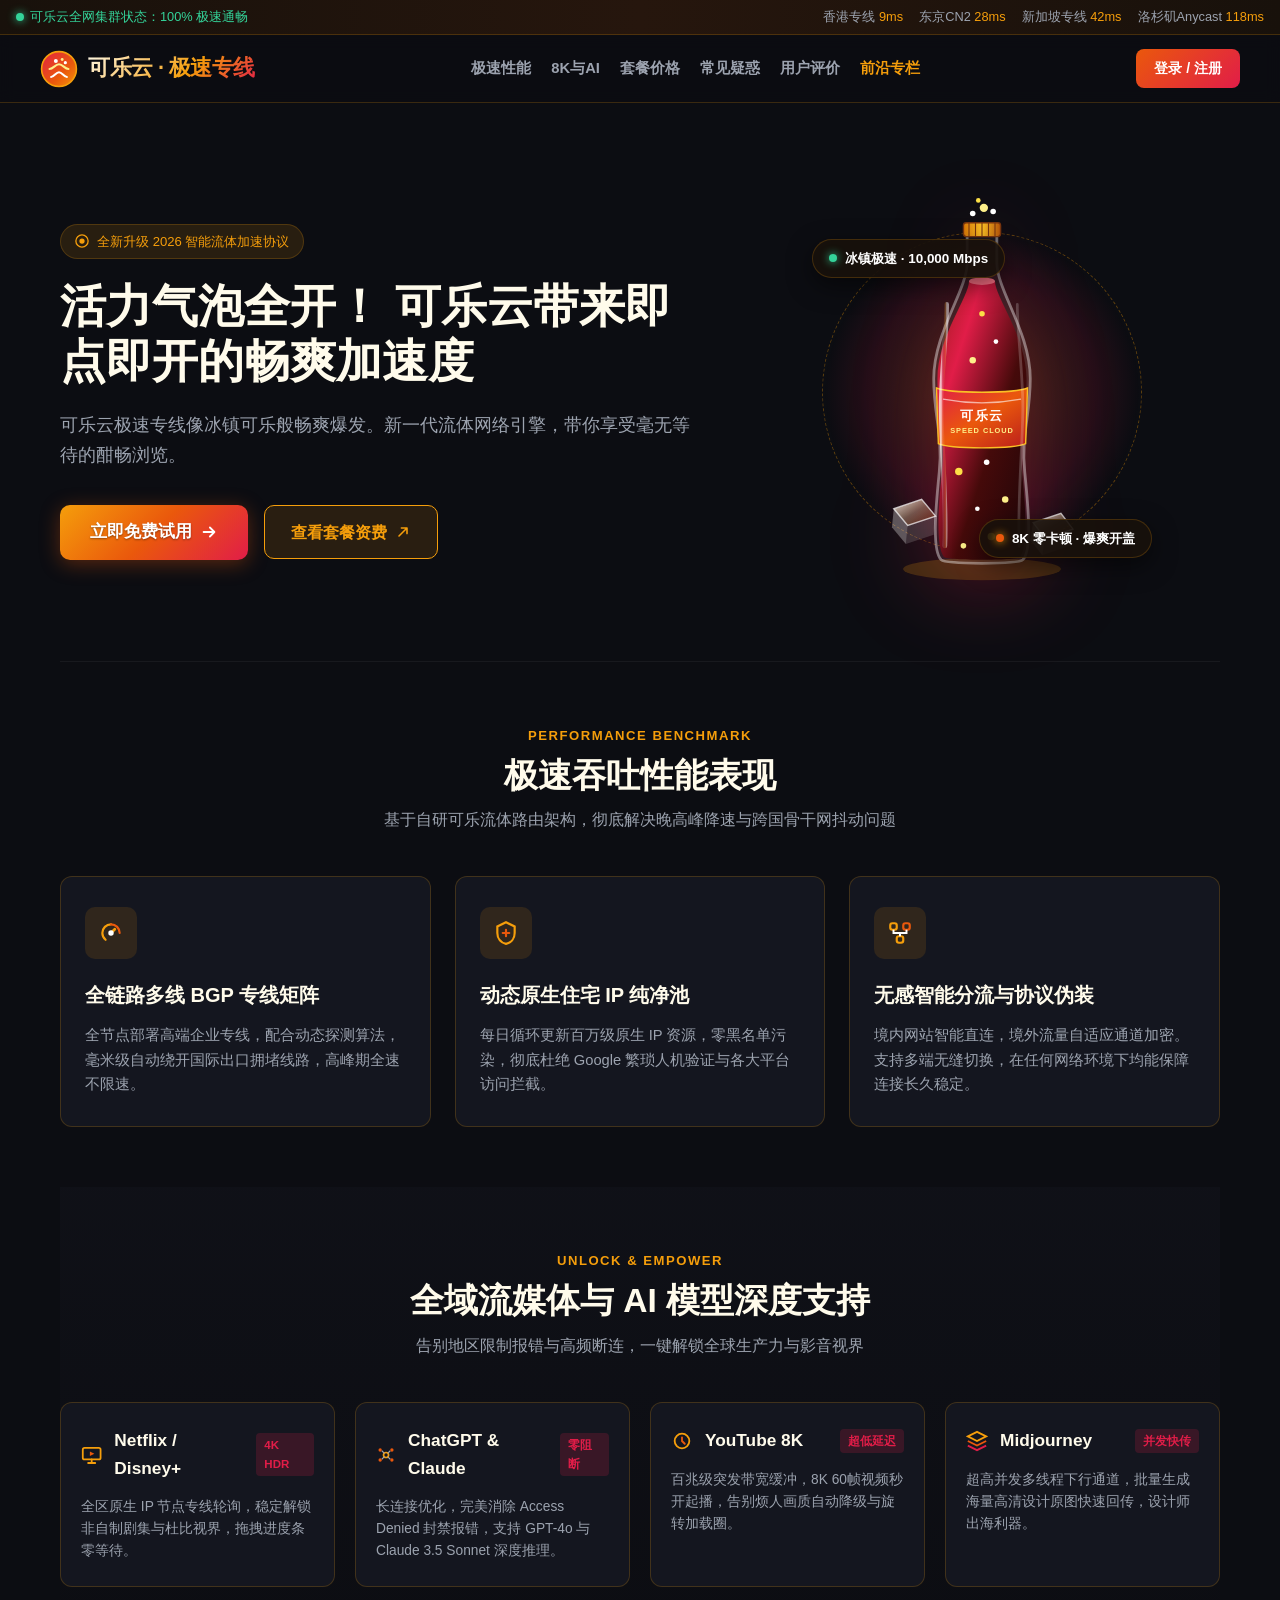
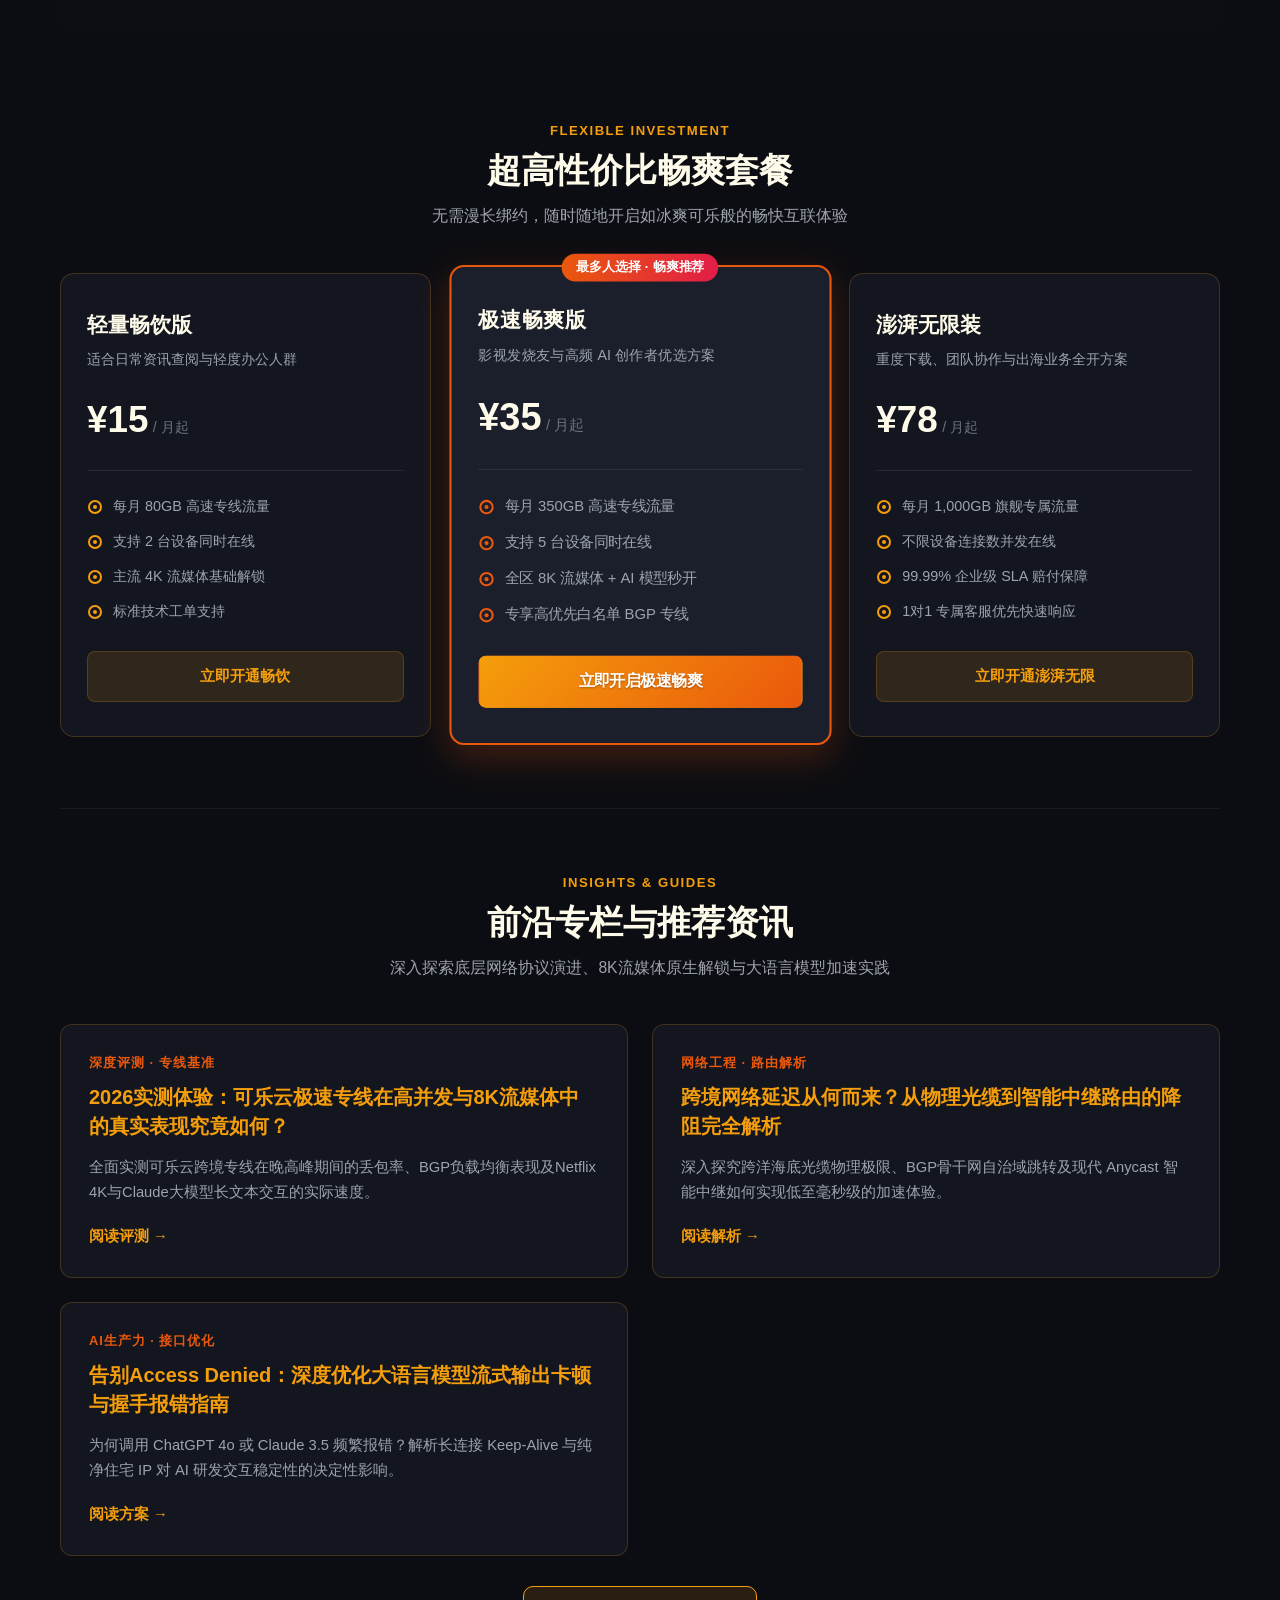
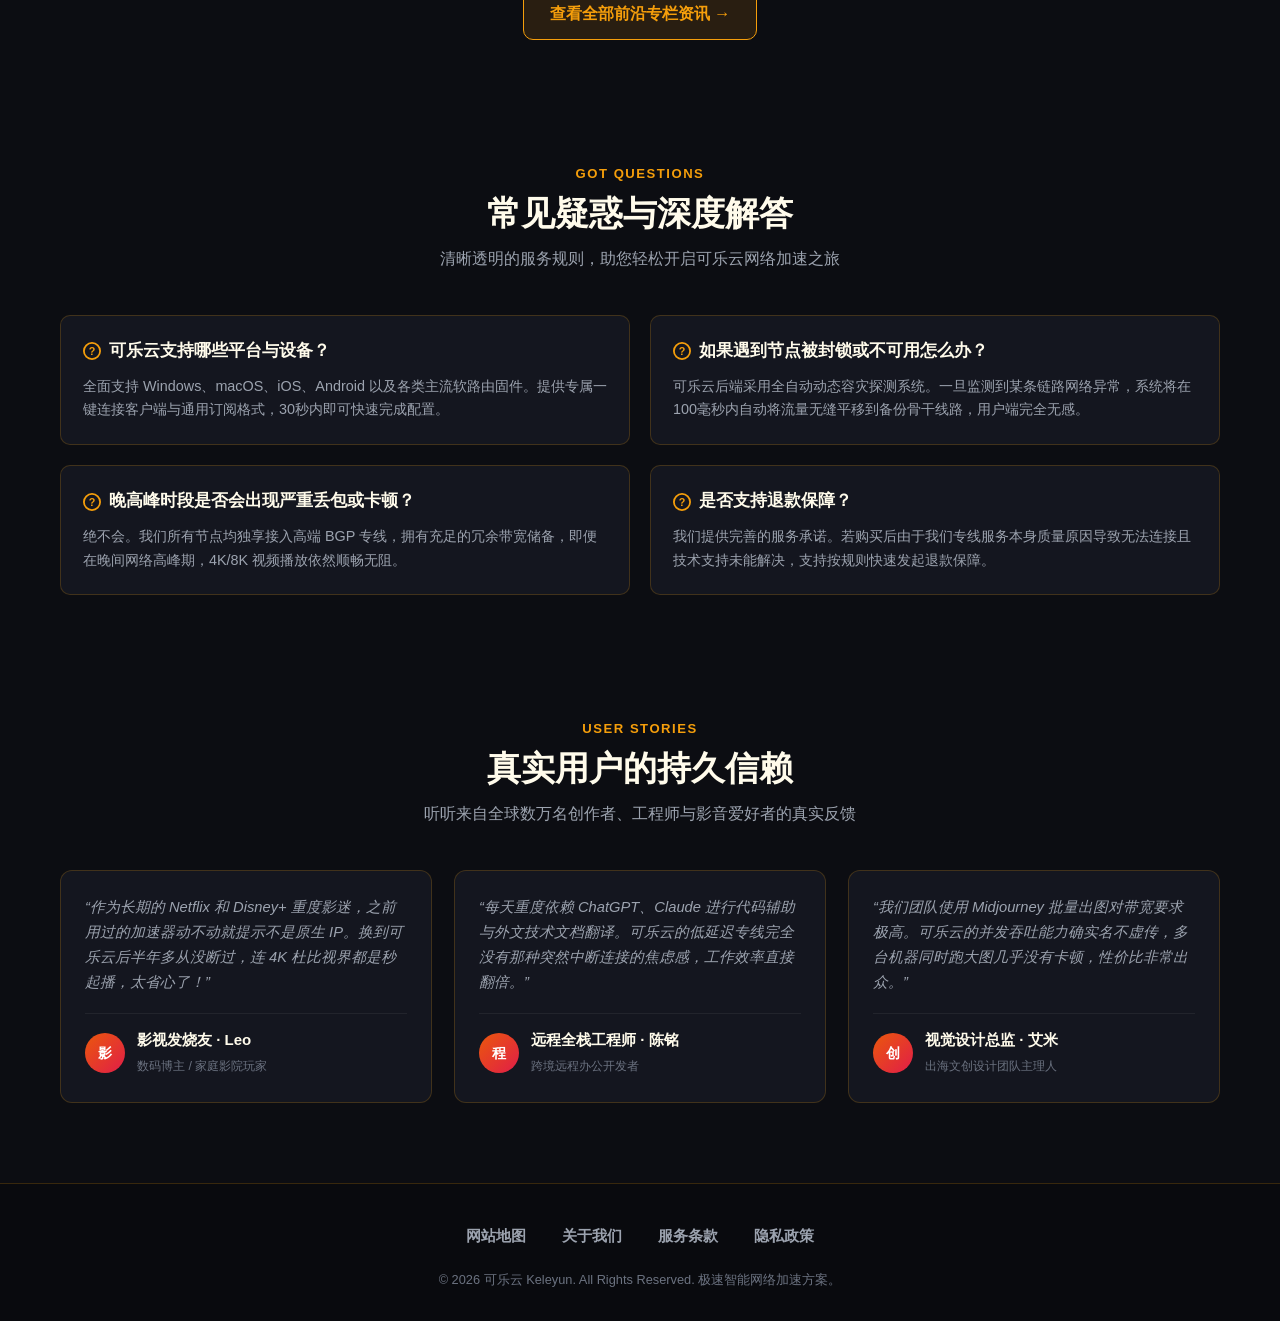
<file: index.html>
<!DOCTYPE html>
<html lang="zh-CN">
<head>
  <meta charset="UTF-8">
  <meta name="viewport" content="width=device-width, initial-scale=1.0">
  <title>可乐云专线服务 - 2026高速跨境网络加速器 | 8K极速秒开与AI大模型机场推荐</title>
  <meta name="description" content="可乐云专注为影视发烧友与AI开发者提供高品质网络加速服务。采用全BGP跨境物理专线与原生住宅IP，晚高峰百兆起播、8K极速秒开零缓冲。稳定解锁Netflix、ChatGPT及全场景大模型，是2026年备受好评的高性价比稳定机场推荐首选。">
  <meta name="keywords" content="可乐云, 可乐云官网, 网络加速, 机场推荐, 极速秒开, 4K流媒体解锁, ChatGPT加速, 跨国专线">
  <link rel="canonical" href="https://keleyun.click/">
  
  <!-- Open Graph 社交分享元数据 -->
  <meta property="og:type" content="website">
  <meta property="og:url" content="https://keleyun.click/">
  <meta property="og:site_name" content="可乐云">
  <meta property="og:title" content="可乐云官网 - 2026高速跨境网络加速器 | 8K极速秒开与AI大模型机场推荐">
  <meta property="og:description" content="全BGP跨境物理专线，8K极速秒开零缓冲，稳定解锁Netflix与ChatGPT。">
  <meta property="og:image" content="https://keleyun.click/og-cover.png">
  
  <!-- Twitter Card 元数据 -->
  <meta name="twitter:card" content="summary_large_image">
  <meta name="twitter:title" content="可乐云官网 - 2026高速跨境网络加速器">
  <meta name="twitter:description" content="采用全BGP物理专线与原生住宅IP，8K极速秒开零缓冲。">
  <meta name="twitter:image" content="https://keleyun.click/og-cover.png">

  <!-- JSON-LD 结构化数据 (Schema.org Product) -->
  <script type="application/ld+json">
  {
    "@context": "https://schema.org/",
    "@type": "Product",
    "name": "可乐云极速专线网络加速服务",
    "image": "https://keleyun.click/og-cover.png",
    "description": "专为8K超清流媒体与全场景大模型AI深度定制的跨网互联加速专线，提供超低时延与原生纯净IP支持。",
    "brand": {
      "@type": "Brand",
      "name": "可乐云"
    },
    "offers": {
      "@type": "AggregateOffer",
      "priceCurrency": "CNY",
      "lowPrice": "15",
      "highPrice": "78",
      "offerCount": "3"
    },
    "aggregateRating": {
      "@type": "AggregateRating",
      "ratingValue": "4.9",
      "reviewCount": "1280",
      "bestRating": "5",
      "worstRating": "1"
    }
  }
  </script>

  <link rel="stylesheet" href="style.css">
</head>
<body>

  <!-- 顶部状态遥测轴 -->
  <div class="telemetry-ticker">
    <div class="status-live">
      <span class="indicator-dot"></span>
      <span>可乐云全网集群状态：100% 极速通畅</span>
    </div>
    <div class="node-ping">
      <div>香港专线 <span>9ms</span></div>
      <div>东京CN2 <span>28ms</span></div>
      <div>新加坡专线 <span>42ms</span></div>
      <div>洛杉矶Anycast <span>118ms</span></div>
    </div>
  </div>

  <!-- 网站导航 -->
  <header class="site-header">
    <div class="nav-container">
      <a href="index.html" class="brand-logo" aria-label="可乐云首页">
        <!-- 可乐气泡烈焰熔铸矢量徽标 (非纯文本) -->
        <svg width="38" height="38" viewBox="0 0 48 48" fill="none" xmlns="http://www.w3.org/2000/svg">
          <circle cx="24" cy="24" r="22" fill="url(#cola-solar-grad)" stroke="#f59e0b" stroke-width="2"/>
          <!-- 气泡日冕烈焰流线 -->
          <path d="M14 34C18 34 20 28 24 28C28 28 30 34 34 34" stroke="#ffffff" stroke-width="2.5" stroke-linecap="round"/>
          <path d="M12 24C17 24 19 18 24 18C29 18 31 24 36 24" stroke="#fef08a" stroke-width="2.5" stroke-linecap="round"/>
          <circle cx="20" cy="14" r="2.5" fill="#ffffff"/>
          <circle cx="28" cy="12" r="1.8" fill="#fef08a"/>
          <circle cx="32" cy="16" r="2" fill="#ffffff"/>
          <defs>
            <linearGradient id="cola-solar-grad" x1="0" y1="0" x2="48" y2="48" gradientUnits="userSpaceOnUse">
              <stop stop-color="#e11d48"/>
              <stop offset="0.6" stop-color="#ea580c"/>
              <stop offset="1" stop-color="#f59e0b"/>
            </linearGradient>
          </defs>
        </svg>
        <span class="brand-text">可乐云 · 极速专线</span>
      </a>

      <nav class="nav-menu-group" aria-label="网站主要导航">
        <a href="#advantages" class="nav-item-link">极速性能</a>
        <a href="#streaming-ai" class="nav-item-link">8K与AI</a>
        <a href="#pricing" class="nav-item-link">套餐价格</a>
        <a href="#faq" class="nav-item-link">常见疑惑</a>
        <a href="#testimonials" class="nav-item-link">用户评价</a>
        <a href="insights.html" class="nav-item-link nav-highlight-link">前沿专栏</a>
      </nav>

      <div class="nav-actions">
        <a href="https://ww012.twilightaff.com/#/?code=A56DH1Af" target="_blank" rel="nofollow" class="btn-header-cta">登录 / 注册</a>
      </div>
    </div>
  </header>

  <main class="layout-wrapper">
    <!-- Hero 首屏：非对称动能分栏 -->
    <section class="hero-solar">
      <div class="hero-content">
        <div class="hero-badge">
          <!-- 信号脉冲图标 -->
          <svg width="14" height="14" viewBox="0 0 16 16" fill="none">
            <circle cx="8" cy="8" r="7" stroke="#f59e0b" stroke-width="1.5"/>
            <circle cx="8" cy="8" r="3" fill="#f59e0b"/>
          </svg>
          全新升级 2026 智能流体加速协议
        </div>
        <h1 class="hero-headline">活力气泡全开！ <span>可乐云带来即点即开的畅爽加速度</span></h1>
        <p class="hero-subhead">可乐云极速专线像冰镇可乐般畅爽爆发。新一代流体网络引擎，带你享受毫无等待的酣畅浏览。</p>

        <div class="hero-buttons">
          <!-- 官方注册试用按钮 (严格包含 rel="nofollow" 和 target="_blank") -->
          <a href="https://ww012.twilightaff.com/#/?code=A56DH1Af" target="_blank" rel="nofollow" class="btn-solar-cta">
            立即免费试用
            <svg width="18" height="18" viewBox="0 0 20 20" fill="none">
              <path d="M4 10H16M16 10L11 5M16 10L11 15" stroke="#ffffff" stroke-width="2" stroke-linecap="round" stroke-linejoin="round"/>
            </svg>
          </a>

          <!-- 查看套餐资费 (严格为 dofollow，绝不添加 nofollow，且包含 target="_blank") -->
          <a href="#plans" target="_blank" class="btn-dofollow-recommend">
            查看套餐资费
            <svg width="16" height="16" viewBox="0 0 20 20" fill="none">
              <path d="M5 15L15 5M15 5H8M15 5V12" stroke="#f59e0b" stroke-width="2" stroke-linecap="round" stroke-linejoin="round"/>
            </svg>
          </a>
        </div>
      </div>

      <!-- Hero 右侧：动能冰爽可乐瓶动态展台 (Dynamic Solar Cola Bottle Visual) -->
      <aside class="hero-cola-showcase">
        <div class="bottle-stage-wrapper">
          <!-- 动能光晕脉冲背环 -->
          <div class="solar-aura-ring"></div>
          
          <!-- 浮动特性芯片 1 -->
          <div class="kinetic-chip chip-top-left">
            <span class="chip-glow-dot"></span>
            <span>冰镇极速 · 10,000 Mbps</span>
          </div>

          <!-- 可乐瓶与汽水动图 SVG -->
          <div class="kinetic-bottle-container">
            <svg class="solar-bottle-svg" viewBox="0 0 280 420" width="260" height="390" fill="none" xmlns="http://www.w3.org/2000/svg">
              <defs>
                <!-- 瓶身可乐暗红焦糖渐变 -->
                <linearGradient id="solarCokeLiquid" x1="0" y1="0" x2="1" y2="1">
                  <stop offset="0%" stop-color="#991b1b"/>
                  <stop offset="25%" stop-color="#e11d48"/>
                  <stop offset="60%" stop-color="#450a0a"/>
                  <stop offset="100%" stop-color="#1c0508"/>
                </linearGradient>
                <!-- 瓶颈玻璃透光渐变 -->
                <linearGradient id="glassShineSolar" x1="0" y1="0" x2="1" y2="0">
                  <stop offset="0%" stop-color="rgba(255,255,255,0.7)"/>
                  <stop offset="30%" stop-color="rgba(255,255,255,0.1)"/>
                  <stop offset="70%" stop-color="rgba(245,158,11,0.2)"/>
                  <stop offset="100%" stop-color="rgba(255,255,255,0.5)"/>
                </linearGradient>
                <!-- 金色瓶盖渐变 -->
                <linearGradient id="goldCapGrad" x1="0" y1="0" x2="1" y2="0">
                  <stop offset="0%" stop-color="#d97706"/>
                  <stop offset="50%" stop-color="#fbbf24"/>
                  <stop offset="100%" stop-color="#b45309"/>
                </linearGradient>
                <!-- 标签红金色渐变 -->
                <linearGradient id="labelGradSolar" x1="0" y1="0" x2="1" y2="1">
                  <stop offset="0%" stop-color="#e11d48"/>
                  <stop offset="50%" stop-color="#ea580c"/>
                  <stop offset="100%" stop-color="#b91c1c"/>
                </linearGradient>
                <!-- 冰块折射渐变 -->
                <linearGradient id="solarIceGrad" x1="0" y1="0" x2="1" y2="1">
                  <stop offset="0%" stop-color="rgba(255,255,255,0.9)"/>
                  <stop offset="50%" stop-color="rgba(254,215,170,0.35)"/>
                  <stop offset="100%" stop-color="rgba(234,88,12,0.25)"/>
                </linearGradient>
              </defs>

              <!-- 底部投影光斑 -->
              <ellipse cx="140" cy="405" rx="85" ry="12" fill="rgba(245, 158, 11, 0.2)" class="bottle-ground-shadow"/>

              <!-- 伴随漂浮冰块 1 (左下) -->
              <g class="solar-ice-cube cube-left">
                <polygon points="45,340 75,330 90,348 60,358" fill="url(#solarIceGrad)" stroke="rgba(255,255,255,0.7)" stroke-width="1.5"/>
                <polygon points="45,340 60,358 58,378 43,360" fill="rgba(255,255,255,0.3)"/>
                <polygon points="60,358 90,348 88,368 58,378" fill="rgba(255,255,255,0.15)"/>
              </g>

              <!-- 伴随漂浮冰块 2 (右下) -->
              <g class="solar-ice-cube cube-right">
                <polygon points="195,355 225,345 238,362 208,372" fill="url(#solarIceGrad)" stroke="rgba(255,255,255,0.7)" stroke-width="1.5"/>
                <polygon points="195,355 208,372 205,390 192,374" fill="rgba(255,255,255,0.3)"/>
                <polygon points="208,372 238,362 235,380 205,390" fill="rgba(255,255,255,0.15)"/>
              </g>

              <!-- 经典曲线玻璃可乐瓶外轮廓 -->
              <path d="M124 45 L124 75 C124 105, 88 150, 88 200 C88 240, 98 260, 94 300 C90 340, 86 385, 96 395 C102 400, 178 400, 184 395 C194 385, 190 340, 186 300 C182 260, 192 240, 192 200 C192 150, 156 105, 156 75 L156 45 Z" 
                    fill="rgba(255, 255, 255, 0.05)" stroke="rgba(255, 255, 255, 0.4)" stroke-width="3"/>

              <!-- 瓶内可乐液体 -->
              <path d="M126 95 C126 112, 92 155, 92 200 C92 240, 101 260, 97 300 C93 338, 90 380, 99 392 C104 396, 176 396, 181 392 C190 380, 187 338, 183 300 C179 260, 188 240, 188 200 C188 155, 154 112, 154 95 Z" 
                    fill="url(#solarCokeLiquid)" class="coke-liquid-solar"/>

              <!-- 瓶内动态波浪液面 -->
              <ellipse cx="140" cy="95" rx="14" ry="4" fill="#fb7185" class="liquid-top-meniscus"/>

              <!-- 可乐腰带标签 -->
              <g class="bottle-label-band">
                <path d="M91 210 C105 216, 175 216, 189 210 L187 270 C175 276, 105 276, 93 270 Z" fill="url(#labelGradSolar)" stroke="#fbbf24" stroke-width="1.5"/>
                <!-- 标签文字 & 徽记 -->
                <text x="140" y="244" fill="#ffffff" font-size="14" font-weight="900" letter-spacing="2" text-anchor="middle">可乐云</text>
                <text x="140" y="258" fill="#fef08a" font-size="8" font-weight="700" letter-spacing="1" text-anchor="middle">SPEED CLOUD</text>
                <!-- 标签装饰波浪纹 -->
                <path d="M98 222 Q140 230 182 222" stroke="rgba(255,255,255,0.6)" stroke-width="1.5" fill="none"/>
              </g>

              <!-- 瓶身晶莹高光条 -->
              <path d="M102 120 C102 150, 96 195, 96 230 C96 270, 102 330, 100 380" stroke="url(#glassShineSolar)" stroke-width="5" stroke-linecap="round" fill="none"/>
              <path d="M178 120 C178 150, 184 195, 184 230 C184 270, 178 330, 180 380" stroke="rgba(255,255,255,0.2)" stroke-width="3" stroke-linecap="round" fill="none"/>

              <!-- 瓶内极速上升气泡群 -->
              <g class="solar-fizz-bubbles">
                <circle cx="120" cy="380" r="3" fill="#fef08a" class="sfb sfb-1"/>
                <circle cx="150" cy="370" r="4" fill="#fde047" class="sfb sfb-2"/>
                <circle cx="135" cy="340" r="2.5" fill="#fff" class="sfb sfb-3"/>
                <circle cx="165" cy="330" r="3.5" fill="#fef08a" class="sfb sfb-4"/>
                <circle cx="115" cy="300" r="4" fill="#fde047" class="sfb sfb-5"/>
                <circle cx="145" cy="290" r="3" fill="#fff" class="sfb sfb-6"/>
                <circle cx="130" cy="180" r="3.5" fill="#fef08a" class="sfb sfb-7"/>
                <circle cx="155" cy="160" r="2.5" fill="#fff" class="sfb sfb-8"/>
                <circle cx="140" cy="130" r="3" fill="#fde047" class="sfb sfb-9"/>
              </g>

              <!-- 金属皇冠瓶盖 -->
              <g class="bottle-crown-cap">
                <rect x="120" y="32" width="40" height="15" rx="3" fill="url(#goldCapGrad)" stroke="#78350f" stroke-width="1.5"/>
                <!-- 瓶盖齿轮褶皱纹 -->
                <line x1="126" y1="32" x2="126" y2="47" stroke="#78350f" stroke-width="1.2"/>
                <line x1="133" y1="32" x2="133" y2="47" stroke="#78350f" stroke-width="1.2"/>
                <line x1="140" y1="32" x2="140" y2="47" stroke="#78350f" stroke-width="1.2"/>
                <line x1="147" y1="32" x2="147" y2="47" stroke="#78350f" stroke-width="1.2"/>
                <line x1="154" y1="32" x2="154" y2="47" stroke="#78350f" stroke-width="1.2"/>
              </g>

              <!-- 开盖激爽汽水喷薄微粒/白汽 (Effervescent Vapor Spray) -->
              <g class="cap-mist-group">
                <circle cx="130" cy="22" r="3" fill="#fff" class="mist m1"/>
                <circle cx="142" cy="16" r="4.5" fill="#fef08a" class="mist m2"/>
                <circle cx="152" cy="20" r="3" fill="#fff" class="mist m3"/>
                <circle cx="136" cy="8" r="2.5" fill="#fde047" class="mist m4"/>
              </g>
            </svg>
          </div>

          <!-- 浮动特性芯片 2 -->
          <div class="kinetic-chip chip-bottom-right">
            <span class="chip-glow-dot flame"></span>
            <span>8K 零卡顿 · 爆爽开盖</span>
          </div>
        </div>
      </aside>
    </section>

    <!-- 核心优势：极速吞吐性能表现 (3项) -->
    <section class="section-advantages" id="advantages">
      <div class="section-masthead">
        <span class="section-tag">Performance Benchmark</span>
        <h2 class="section-title">极速吞吐性能表现</h2>
        <p class="section-subtitle">基于自研可乐流体路由架构，彻底解决晚高峰降速与跨国骨干网抖动问题</p>
      </div>

      <div class="advantages-grid">
        <!-- 优势 1 -->
        <div class="advantage-card">
          <div class="card-icon-wrapper">
            <!-- 仪表盘/流速表矢量图标 (非禁止图标) -->
            <svg width="26" height="26" viewBox="0 0 24 24" fill="none">
              <path d="M12 4C7.58 4 4 7.58 4 12C4 14.5 5.15 16.73 7 18.25" stroke="#f59e0b" stroke-width="2" stroke-linecap="round"/>
              <path d="M20 12C20 7.58 16.42 4 12 4" stroke="#ea580c" stroke-width="2" stroke-linecap="round"/>
              <path d="M12 12L15.5 8.5" stroke="#f59e0b" stroke-width="2.5" stroke-linecap="round"/>
              <circle cx="12" cy="12" r="2.5" fill="#fff"/>
            </svg>
          </div>
          <h3 class="card-title">全链路多线 BGP 专线矩阵</h3>
          <p class="card-desc">全节点部署高端企业专线，配合动态探测算法，毫米级自动绕开国际出口拥堵线路，高峰期全速不限速。</p>
        </div>

        <!-- 优势 2 -->
        <div class="advantage-card">
          <div class="card-icon-wrapper">
            <!-- 盾形防御环矢量图标 (非禁止图标) -->
            <svg width="26" height="26" viewBox="0 0 24 24" fill="none">
              <path d="M12 2L4 6V12C4 17.5 7.5 21 12 22C16.5 21 20 17.5 20 12V6L12 2Z" stroke="#f59e0b" stroke-width="2"/>
              <path d="M9 12H15M12 9V15" stroke="#ea580c" stroke-width="2" stroke-linecap="round"/>
            </svg>
          </div>
          <h3 class="card-title">动态原生住宅 IP 纯净池</h3>
          <p class="card-desc">每日循环更新百万级原生 IP 资源，零黑名单污染，彻底杜绝 Google 繁琐人机验证与各大平台访问拦截。</p>
        </div>

        <!-- 优势 3 -->
        <div class="advantage-card">
          <div class="card-icon-wrapper">
            <!-- 节点拓扑网格图标 (非禁止图标) -->
            <svg width="26" height="26" viewBox="0 0 24 24" fill="none">
              <rect x="3" y="3" width="6" height="6" rx="2" stroke="#f59e0b" stroke-width="2"/>
              <rect x="15" y="3" width="6" height="6" rx="2" stroke="#ea580c" stroke-width="2"/>
              <rect x="9" y="15" width="6" height="6" rx="2" stroke="#f59e0b" stroke-width="2"/>
              <path d="M6 9V12H18V9M12 12V15" stroke="#fff" stroke-width="1.8"/>
            </svg>
          </div>
          <h3 class="card-title">无感智能分流与协议伪装</h3>
          <p class="card-desc">境内网站智能直连，境外流量自适应通道加密。支持多端无缝切换，在任何网络环境下均能保障连接长久稳定。</p>
        </div>
      </div>
    </section>

    <!-- 流媒体与 AI 支持卡片 (4项) -->
    <section class="section-streaming-ai" id="streaming-ai">
      <div class="section-masthead">
        <span class="section-tag">Unlock & Empower</span>
        <h2 class="section-title">全域流媒体与 AI 模型深度支持</h2>
        <p class="section-subtitle">告别地区限制报错与高频断连，一键解锁全球生产力与影音视界</p>
      </div>

      <div class="streaming-grid">
        <div class="stream-card">
          <div class="stream-header">
            <!-- 播放显示器图标 (非禁止图标) -->
            <svg width="22" height="22" viewBox="0 0 24 24" fill="none">
              <rect x="2" y="4" width="20" height="13" rx="2" stroke="#f59e0b" stroke-width="2"/>
              <path d="M8 21H16M12 17V21" stroke="#f59e0b" stroke-width="2" stroke-linecap="round"/>
              <polygon points="10,8 15,10.5 10,13" fill="#ea580c"/>
            </svg>
            <h3 class="stream-title">Netflix / Disney+</h3>
            <span class="stream-badge">4K HDR</span>
          </div>
          <p class="stream-desc">全区原生 IP 节点专线轮询，稳定解锁非自制剧集与杜比视界，拖拽进度条零等待。</p>
        </div>

        <div class="stream-card">
          <div class="stream-header">
            <!-- 神经网络晶体图标 (非禁止图标) -->
            <svg width="22" height="22" viewBox="0 0 24 24" fill="none">
              <circle cx="12" cy="12" r="3" stroke="#f59e0b" stroke-width="2"/>
              <circle cx="5" cy="6" r="2" fill="#ea580c"/>
              <circle cx="19" cy="6" r="2" fill="#ea580c"/>
              <circle cx="5" cy="18" r="2" fill="#ea580c"/>
              <circle cx="19" cy="18" r="2" fill="#ea580c"/>
              <path d="M7 7L10 10M17 7L14 10M7 17L10 14M17 17L14 14" stroke="#9ca3af" stroke-width="1.5"/>
            </svg>
            <h3 class="stream-title">ChatGPT & Claude</h3>
            <span class="stream-badge">零阻断</span>
          </div>
          <p class="stream-desc">长连接优化，完美消除 Access Denied 封禁报错，支持 GPT-4o 与 Claude 3.5 Sonnet 深度推理。</p>
        </div>

        <div class="stream-card">
          <div class="stream-header">
            <!-- 高画质音画天线图标 (非禁止图标) -->
            <svg width="22" height="22" viewBox="0 0 24 24" fill="none">
              <circle cx="12" cy="12" r="8" stroke="#f59e0b" stroke-width="2"/>
              <path d="M12 8V12L15 15" stroke="#ea580c" stroke-width="2" stroke-linecap="round"/>
            </svg>
            <h3 class="stream-title">YouTube 8K</h3>
            <span class="stream-badge">超低延迟</span>
          </div>
          <p class="stream-desc">百兆级突发带宽缓冲，8K 60帧视频秒开起播，告别烦人画质自动降级与旋转加载圈。</p>
        </div>

        <div class="stream-card">
          <div class="stream-header">
            <!-- 画板图层图标 (非禁止图标) -->
            <svg width="22" height="22" viewBox="0 0 24 24" fill="none">
              <polygon points="12,2 2,7 12,12 22,7" stroke="#f59e0b" stroke-width="2"/>
              <polyline points="2,12 12,17 22,12" stroke="#ea580c" stroke-width="2"/>
              <polyline points="2,17 12,22 22,17" stroke="#e11d48" stroke-width="2"/>
            </svg>
            <h3 class="stream-title">Midjourney</h3>
            <span class="stream-badge">并发快传</span>
          </div>
          <p class="stream-desc">超高并发多线程下行通道，批量生成海量高清设计原图快速回传，设计师出海利器。</p>
        </div>
      </div>
    </section>

    <!-- 价格对比表 (3个档位) -->
    <section class="section-pricing" id="pricing">
      <div class="section-masthead">
        <span class="section-tag">Flexible Investment</span>
        <h2 class="section-title">超高性价比畅爽套餐</h2>
        <p class="section-subtitle">无需漫长绑约，随时随地开启如冰爽可乐般的畅快互联体验</p>
      </div>

      <div class="pricing-grid">
        <!-- 档位 1: 基础畅饮版 -->
        <div class="pricing-card">
          <h3 class="plan-name">轻量畅饮版</h3>
          <p class="plan-desc">适合日常资讯查阅与轻度办公人群</p>
          <div class="plan-price-box">
            <span class="plan-price">¥15</span>
            <span class="plan-unit"> / 月起</span>
          </div>
          <ul class="plan-features">
            <li>
              <!-- 点状圆环图标 (非禁止图标) -->
              <svg width="16" height="16" viewBox="0 0 16 16" fill="none"><circle cx="8" cy="8" r="6" stroke="#f59e0b" stroke-width="2"/><circle cx="8" cy="8" r="2" fill="#f59e0b"/></svg>
              每月 80GB 高速专线流量
            </li>
            <li>
              <svg width="16" height="16" viewBox="0 0 16 16" fill="none"><circle cx="8" cy="8" r="6" stroke="#f59e0b" stroke-width="2"/><circle cx="8" cy="8" r="2" fill="#f59e0b"/></svg>
              支持 2 台设备同时在线
            </li>
            <li>
              <svg width="16" height="16" viewBox="0 0 16 16" fill="none"><circle cx="8" cy="8" r="6" stroke="#f59e0b" stroke-width="2"/><circle cx="8" cy="8" r="2" fill="#f59e0b"/></svg>
              主流 4K 流媒体基础解锁
            </li>
            <li>
              <svg width="16" height="16" viewBox="0 0 16 16" fill="none"><circle cx="8" cy="8" r="6" stroke="#f59e0b" stroke-width="2"/><circle cx="8" cy="8" r="2" fill="#f59e0b"/></svg>
              标准技术工单支持
            </li>
          </ul>
          <a href="https://ww012.twilightaff.com/#/?code=A56DH1Af" target="_blank" rel="nofollow" class="btn-pricing-cta">立即开通畅饮</a>
        </div>

        <!-- 档位 2: 极速畅爽版 (热门推荐) -->
        <div class="pricing-card popular">
          <div class="badge-popular">最多人选择 · 畅爽推荐</div>
          <h3 class="plan-name">极速畅爽版</h3>
          <p class="plan-desc">影视发烧友与高频 AI 创作者优选方案</p>
          <div class="plan-price-box">
            <span class="plan-price">¥35</span>
            <span class="plan-unit"> / 月起</span>
          </div>
          <ul class="plan-features">
            <li>
              <svg width="16" height="16" viewBox="0 0 16 16" fill="none"><circle cx="8" cy="8" r="6" stroke="#ea580c" stroke-width="2"/><circle cx="8" cy="8" r="2" fill="#ea580c"/></svg>
              每月 350GB 高速专线流量
            </li>
            <li>
              <svg width="16" height="16" viewBox="0 0 16 16" fill="none"><circle cx="8" cy="8" r="6" stroke="#ea580c" stroke-width="2"/><circle cx="8" cy="8" r="2" fill="#ea580c"/></svg>
              支持 5 台设备同时在线
            </li>
            <li>
              <svg width="16" height="16" viewBox="0 0 16 16" fill="none"><circle cx="8" cy="8" r="6" stroke="#ea580c" stroke-width="2"/><circle cx="8" cy="8" r="2" fill="#ea580c"/></svg>
              全区 8K 流媒体 + AI 模型秒开
            </li>
            <li>
              <svg width="16" height="16" viewBox="0 0 16 16" fill="none"><circle cx="8" cy="8" r="6" stroke="#ea580c" stroke-width="2"/><circle cx="8" cy="8" r="2" fill="#ea580c"/></svg>
              专享高优先白名单 BGP 专线
            </li>
          </ul>
          <a href="https://ww012.twilightaff.com/#/?code=A56DH1Af" target="_blank" rel="nofollow" class="btn-pricing-cta">立即开启极速畅爽</a>
        </div>

        <!-- 档位 3: 澎湃无限装 -->
        <div class="pricing-card">
          <h3 class="plan-name">澎湃无限装</h3>
          <p class="plan-desc">重度下载、团队协作与出海业务全开方案</p>
          <div class="plan-price-box">
            <span class="plan-price">¥78</span>
            <span class="plan-unit"> / 月起</span>
          </div>
          <ul class="plan-features">
            <li>
              <svg width="16" height="16" viewBox="0 0 16 16" fill="none"><circle cx="8" cy="8" r="6" stroke="#f59e0b" stroke-width="2"/><circle cx="8" cy="8" r="2" fill="#f59e0b"/></svg>
              每月 1,000GB 旗舰专属流量
            </li>
            <li>
              <svg width="16" height="16" viewBox="0 0 16 16" fill="none"><circle cx="8" cy="8" r="6" stroke="#f59e0b" stroke-width="2"/><circle cx="8" cy="8" r="2" fill="#f59e0b"/></svg>
              不限设备连接数并发在线
            </li>
            <li>
              <svg width="16" height="16" viewBox="0 0 16 16" fill="none"><circle cx="8" cy="8" r="6" stroke="#f59e0b" stroke-width="2"/><circle cx="8" cy="8" r="2" fill="#f59e0b"/></svg>
              99.99% 企业级 SLA 赔付保障
            </li>
            <li>
              <svg width="16" height="16" viewBox="0 0 16 16" fill="none"><circle cx="8" cy="8" r="6" stroke="#f59e0b" stroke-width="2"/><circle cx="8" cy="8" r="2" fill="#f59e0b"/></svg>
              1对1 专属客服优先快速响应
            </li>
          </ul>
          <a href="https://ww012.twilightaff.com/#/?code=A56DH1Af" target="_blank" rel="nofollow" class="btn-pricing-cta">立即开通澎湃无限</a>
        </div>
      </div>
    </section>

    <!-- 前沿专栏与推荐资讯精选 (3篇精选预览) -->
    <section class="section-featured-articles" id="insights-preview" style="padding: 60px 0; border-top: 1px solid rgba(255, 255, 255, 0.05);">
      <div class="section-masthead">
        <span class="section-tag">Insights &amp; Guides</span>
        <h2 class="section-title">前沿专栏与推荐资讯</h2>
        <p class="section-subtitle">深入探索底层网络协议演进、8K流媒体原生解锁与大语言模型加速实践</p>
      </div>

      <div class="hub-articles-grid" style="margin-bottom: 30px;">
        <article class="hub-article-card">
          <div>
            <div class="hub-card-meta">深度评测 · 专线基准</div>
            <h3 class="hub-card-title">
              <a href="burst-network-review.html">2026实测体验：可乐云极速专线在高并发与8K流媒体中的真实表现究竟如何？</a>
            </h3>
            <p class="hub-card-excerpt">
              全面实测可乐云跨境专线在晚高峰期间的丢包率、BGP负载均衡表现及Netflix 4K与Claude大模型长文本交互的实际速度。
            </p>
          </div>
          <a href="burst-network-review.html" class="hub-card-link">阅读评测 &rarr;</a>
        </article>

        <article class="hub-article-card">
          <div>
            <div class="hub-card-meta">网络工程 · 路由解析</div>
            <h3 class="hub-card-title">
              <a href="cross-border-latency-guide.html">跨境网络延迟从何而来？从物理光缆到智能中继路由的降阻完全解析</a>
            </h3>
            <p class="hub-card-excerpt">
              深入探究跨洋海底光缆物理极限、BGP骨干网自治域跳转及现代 Anycast 智能中继如何实现低至毫秒级的加速体验。
            </p>
          </div>
          <a href="cross-border-latency-guide.html" class="hub-card-link">阅读解析 &rarr;</a>
        </article>

        <article class="hub-article-card">
          <div>
            <div class="hub-card-meta">AI生产力 · 接口优化</div>
            <h3 class="hub-card-title">
              <a href="ai-prompt-streaming-speed.html">告别Access Denied：深度优化大语言模型流式输出卡顿与握手报错指南</a>
            </h3>
            <p class="hub-card-excerpt">
              为何调用 ChatGPT 4o 或 Claude 3.5 频繁报错？解析长连接 Keep-Alive 与纯净住宅 IP 对 AI 研发交互稳定性的决定性影响。
            </p>
          </div>
          <a href="ai-prompt-streaming-speed.html" class="hub-card-link">阅读方案 &rarr;</a>
        </article>
      </div>

      <div style="text-align: center;">
        <a href="insights.html" class="btn-dofollow-recommend">查看全部前沿专栏资讯 &rarr;</a>
      </div>
    </section>

    <!-- FAQ 问答模块 (4项) -->
    <section class="section-faq" id="faq">
      <div class="section-masthead">
        <span class="section-tag">Got Questions</span>
        <h2 class="section-title">常见疑惑与深度解答</h2>
        <p class="section-subtitle">清晰透明的服务规则，助您轻松开启可乐云网络加速之旅</p>
      </div>

      <div class="faq-grid">
        <div class="faq-item">
          <h3 class="faq-question">
            <!-- 问答标记图标 (非禁止图标) -->
            <svg width="18" height="18" viewBox="0 0 20 20" fill="none"><circle cx="10" cy="10" r="9" stroke="#f59e0b" stroke-width="2"/><text x="10" y="14" fill="#f59e0b" font-size="12" font-weight="bold" text-anchor="middle">?</text></svg>
            可乐云支持哪些平台与设备？
          </h3>
          <p class="faq-answer">全面支持 Windows、macOS、iOS、Android 以及各类主流软路由固件。提供专属一键连接客户端与通用订阅格式，30秒内即可快速完成配置。</p>
        </div>

        <div class="faq-item">
          <h3 class="faq-question">
            <svg width="18" height="18" viewBox="0 0 20 20" fill="none"><circle cx="10" cy="10" r="9" stroke="#f59e0b" stroke-width="2"/><text x="10" y="14" fill="#f59e0b" font-size="12" font-weight="bold" text-anchor="middle">?</text></svg>
            如果遇到节点被封锁或不可用怎么办？
          </h3>
          <p class="faq-answer">可乐云后端采用全自动动态容灾探测系统。一旦监测到某条链路网络异常，系统将在100毫秒内自动将流量无缝平移到备份骨干线路，用户端完全无感。</p>
        </div>

        <div class="faq-item">
          <h3 class="faq-question">
            <svg width="18" height="18" viewBox="0 0 20 20" fill="none"><circle cx="10" cy="10" r="9" stroke="#f59e0b" stroke-width="2"/><text x="10" y="14" fill="#f59e0b" font-size="12" font-weight="bold" text-anchor="middle">?</text></svg>
            晚高峰时段是否会出现严重丢包或卡顿？
          </h3>
          <p class="faq-answer">绝不会。我们所有节点均独享接入高端 BGP 专线，拥有充足的冗余带宽储备，即便在晚间网络高峰期，4K/8K 视频播放依然顺畅无阻。</p>
        </div>

        <div class="faq-item">
          <h3 class="faq-question">
            <svg width="18" height="18" viewBox="0 0 20 20" fill="none"><circle cx="10" cy="10" r="9" stroke="#f59e0b" stroke-width="2"/><text x="10" y="14" fill="#f59e0b" font-size="12" font-weight="bold" text-anchor="middle">?</text></svg>
            是否支持退款保障？
          </h3>
          <p class="faq-answer">我们提供完善的服务承诺。若购买后由于我们专线服务本身质量原因导致无法连接且技术支持未能解决，支持按规则快速发起退款保障。</p>
        </div>
      </div>
    </section>

    <!-- 用户口碑证言 (3项) -->
    <section class="section-testimonials" id="testimonials">
      <div class="section-masthead">
        <span class="section-tag">User Stories</span>
        <h2 class="section-title">真实用户的持久信赖</h2>
        <p class="section-subtitle">听听来自全球数万名创作者、工程师与影音爱好者的真实反馈</p>
      </div>

      <div class="testimonials-grid">
        <div class="testimonial-card">
          <p class="testimonial-body">“作为长期的 Netflix 和 Disney+ 重度影迷，之前用过的加速器动不动就提示不是原生 IP。换到可乐云后半年多从没断过，连 4K 杜比视界都是秒起播，太省心了！”</p>
          <div class="testimonial-user">
            <div class="avatar-badge">影</div>
            <div class="user-meta">
              <h4>影视发烧友 · Leo</h4>
              <span>数码博主 / 家庭影院玩家</span>
            </div>
          </div>
        </div>

        <div class="testimonial-card">
          <p class="testimonial-body">“每天重度依赖 ChatGPT、Claude 进行代码辅助与外文技术文档翻译。可乐云的低延迟专线完全没有那种突然中断连接的焦虑感，工作效率直接翻倍。”</p>
          <div class="testimonial-user">
            <div class="avatar-badge">程</div>
            <div class="user-meta">
              <h4>远程全栈工程师 · 陈铭</h4>
              <span>跨境远程办公开发者</span>
            </div>
          </div>
        </div>

        <div class="testimonial-card">
          <p class="testimonial-body">“我们团队使用 Midjourney 批量出图对带宽要求极高。可乐云的并发吞吐能力确实名不虚传，多台机器同时跑大图几乎没有卡顿，性价比非常出众。”</p>
          <div class="testimonial-user">
            <div class="avatar-badge">创</div>
            <div class="user-meta">
              <h4>视觉设计总监 · 艾米</h4>
              <span>出海文创设计团队主理人</span>
            </div>
          </div>
        </div>
      </div>
    </section>
  </main>

  <!-- 网站页脚：严格仅展示4个标题，且每个标题链接到独立页面 -->
  <footer class="site-footer">
    <div class="footer-nav">
      <a href="sitemap.html">网站地图</a>
      <a href="about.html">关于我们</a>
      <a href="terms.html">服务条款</a>
      <a href="privacy.html">隐私政策</a>
    </div>
    <div class="footer-copyright">
      &copy; 2026 可乐云 Keleyun. All Rights Reserved. 极速智能网络加速方案。
    </div>
  </footer>

</body>
</html>
</file>
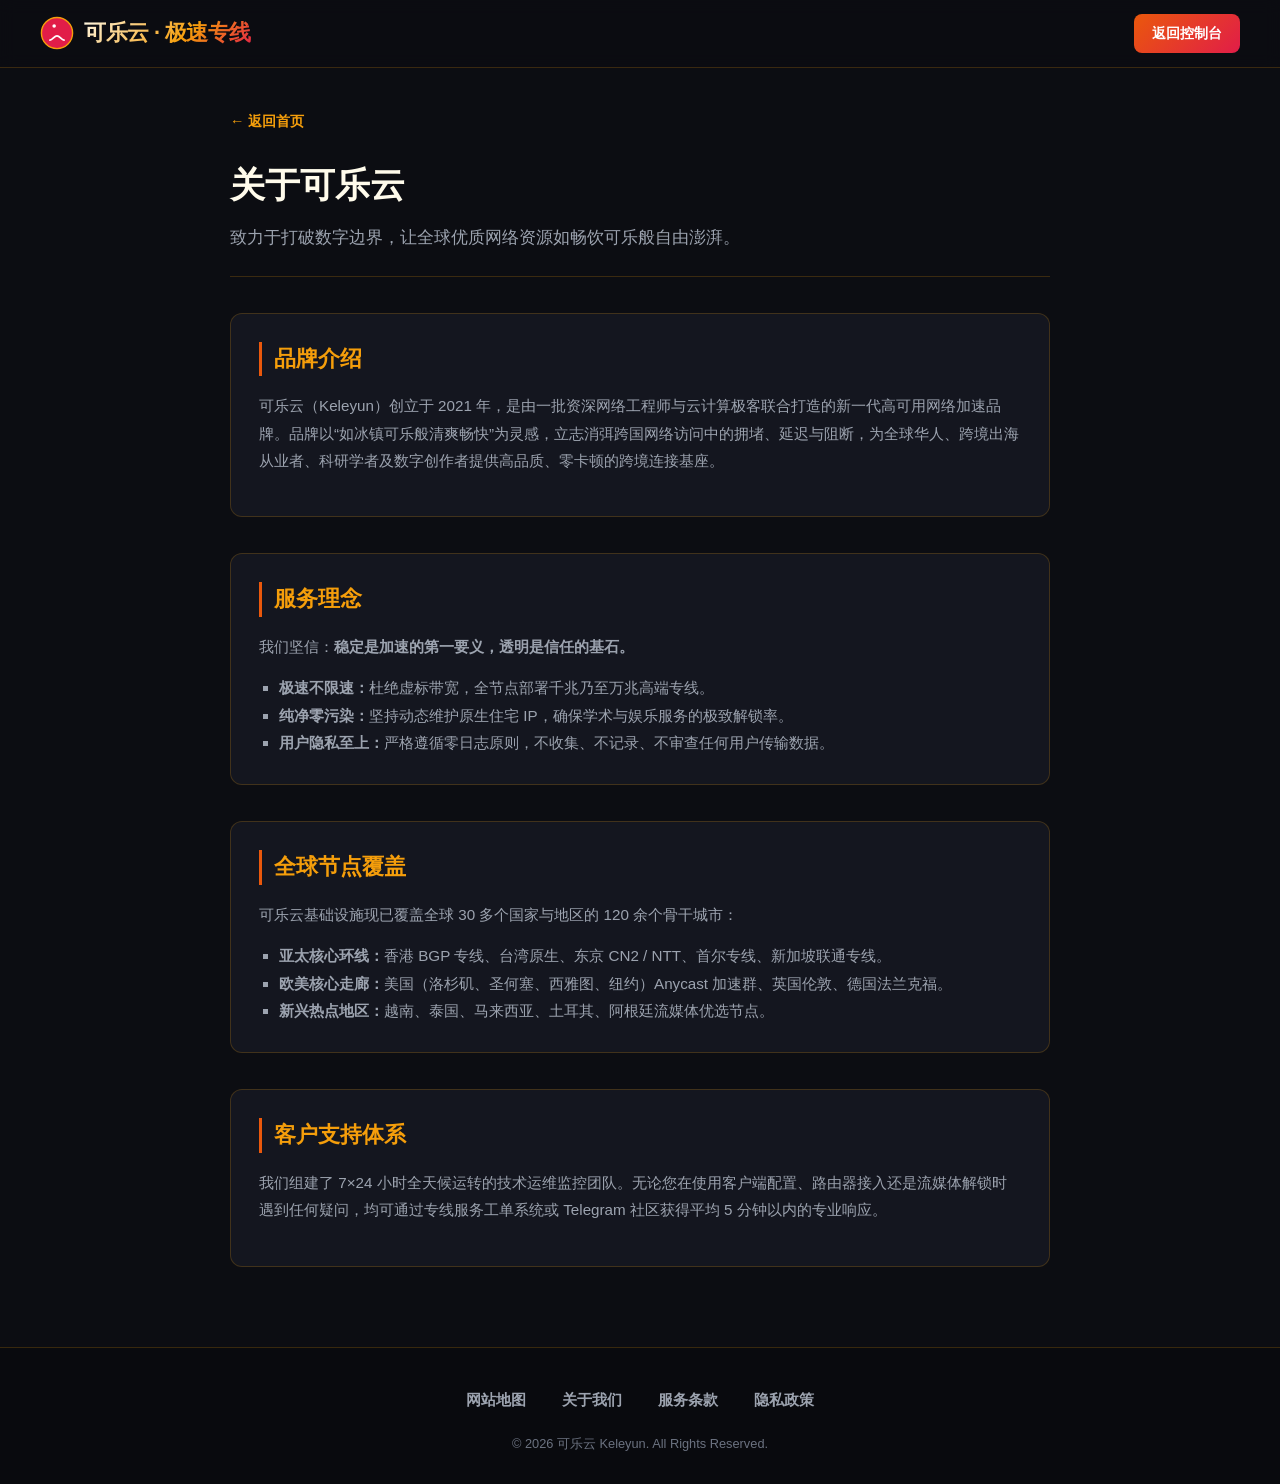
<file: about.html>
<!DOCTYPE html>
<html lang="zh-CN">
<head>
  <meta charset="UTF-8">
  <meta name="viewport" content="width=device-width, initial-scale=1.0">
  <title>关于我们 - 可乐云</title>
  <link rel="stylesheet" href="style.css">
  <style>
    .subpage-container { max-width: 860px; margin: 40px auto 80px; padding: 0 20px; }
    .subpage-header { border-bottom: 1px solid var(--border-line); padding-bottom: 24px; margin-bottom: 36px; }
    .subpage-header h1 { font-size: 2.2rem; color: var(--text-main); margin-bottom: 12px; }
    .subpage-header p { color: var(--text-muted); font-size: 1.05rem; }
    .content-section { margin-bottom: 36px; background: var(--bg-surface); border: 1px solid var(--border-line); border-radius: 12px; padding: 28px; }
    .content-section h2 { font-size: 1.35rem; color: var(--accent-amber); margin-bottom: 16px; border-left: 3px solid var(--accent-orange); padding-left: 12px; }
    .content-section p { color: var(--text-muted); line-height: 1.8; margin-bottom: 14px; font-size: 0.95rem; }
    .content-section ul { list-style: square; padding-left: 20px; color: var(--text-muted); line-height: 1.8; font-size: 0.95rem; }
    .back-home { display: inline-flex; align-items: center; gap: 6px; color: var(--accent-amber); text-decoration: none; margin-bottom: 24px; font-weight: 600; font-size: 0.9rem; }
  </style>
</head>
<body>

  <header class="site-header">
    <div class="nav-container">
      <a href="index.html" class="brand-logo">
        <svg width="34" height="34" viewBox="0 0 48 48" fill="none">
          <circle cx="24" cy="24" r="22" fill="#e11d48" stroke="#f59e0b" stroke-width="2"/>
          <path d="M14 34C18 34 20 28 24 28C28 28 30 34 34 34" stroke="#ffffff" stroke-width="2.5" stroke-linecap="round"/>
          <circle cx="20" cy="14" r="2.5" fill="#ffffff"/>
        </svg>
        <span class="brand-text">可乐云 · 极速专线</span>
      </a>
      <a href="https://ww012.twilightaff.com/#/?code=A56DH1Af" target="_blank" rel="nofollow" class="btn-header-cta">返回控制台</a>
    </div>
  </header>

  <div class="subpage-container">
    <a href="index.html" class="back-home">&larr; 返回首页</a>

    <div class="subpage-header">
      <h1>关于可乐云</h1>
      <p>致力于打破数字边界，让全球优质网络资源如畅饮可乐般自由澎湃。</p>
    </div>

    <!-- 品牌介绍 -->
    <section class="content-section">
      <h2>品牌介绍</h2>
      <p>可乐云（Keleyun）创立于 2021 年，是由一批资深网络工程师与云计算极客联合打造的新一代高可用网络加速品牌。品牌以“如冰镇可乐般清爽畅快”为灵感，立志消弭跨国网络访问中的拥堵、延迟与阻断，为全球华人、跨境出海从业者、科研学者及数字创作者提供高品质、零卡顿的跨境连接基座。</p>
    </section>

    <!-- 服务理念 -->
    <section class="content-section">
      <h2>服务理念</h2>
      <p>我们坚信：<strong>稳定是加速的第一要义，透明是信任的基石。</strong></p>
      <ul>
        <li><strong>极速不限速：</strong>杜绝虚标带宽，全节点部署千兆乃至万兆高端专线。</li>
        <li><strong>纯净零污染：</strong>坚持动态维护原生住宅 IP，确保学术与娱乐服务的极致解锁率。</li>
        <li><strong>用户隐私至上：</strong>严格遵循零日志原则，不收集、不记录、不审查任何用户传输数据。</li>
      </ul>
    </section>

    <!-- 节点覆盖 -->
    <section class="content-section">
      <h2>全球节点覆盖</h2>
      <p>可乐云基础设施现已覆盖全球 30 多个国家与地区的 120 余个骨干城市：</p>
      <ul>
        <li><strong>亚太核心环线：</strong>香港 BGP 专线、台湾原生、东京 CN2 / NTT、首尔专线、新加坡联通专线。</li>
        <li><strong>欧美核心走廊：</strong>美国（洛杉矶、圣何塞、西雅图、纽约）Anycast 加速群、英国伦敦、德国法兰克福。</li>
        <li><strong>新兴热点地区：</strong>越南、泰国、马来西亚、土耳其、阿根廷流媒体优选节点。</li>
      </ul>
    </section>

    <!-- 客户支持体系 -->
    <section class="content-section">
      <h2>客户支持体系</h2>
      <p>我们组建了 7×24 小时全天候运转的技术运维监控团队。无论您在使用客户端配置、路由器接入还是流媒体解锁时遇到任何疑问，均可通过专线服务工单系统或 Telegram 社区获得平均 5 分钟以内的专业响应。</p>
    </section>
  </div>

  <footer class="site-footer">
    <div class="footer-nav">
      <a href="sitemap.html">网站地图</a>
      <a href="about.html">关于我们</a>
      <a href="terms.html">服务条款</a>
      <a href="privacy.html">隐私政策</a>
    </div>
    <div class="footer-copyright">
      &copy; 2026 可乐云 Keleyun. All Rights Reserved.
    </div>
  </footer>

</body>
</html>
</file>
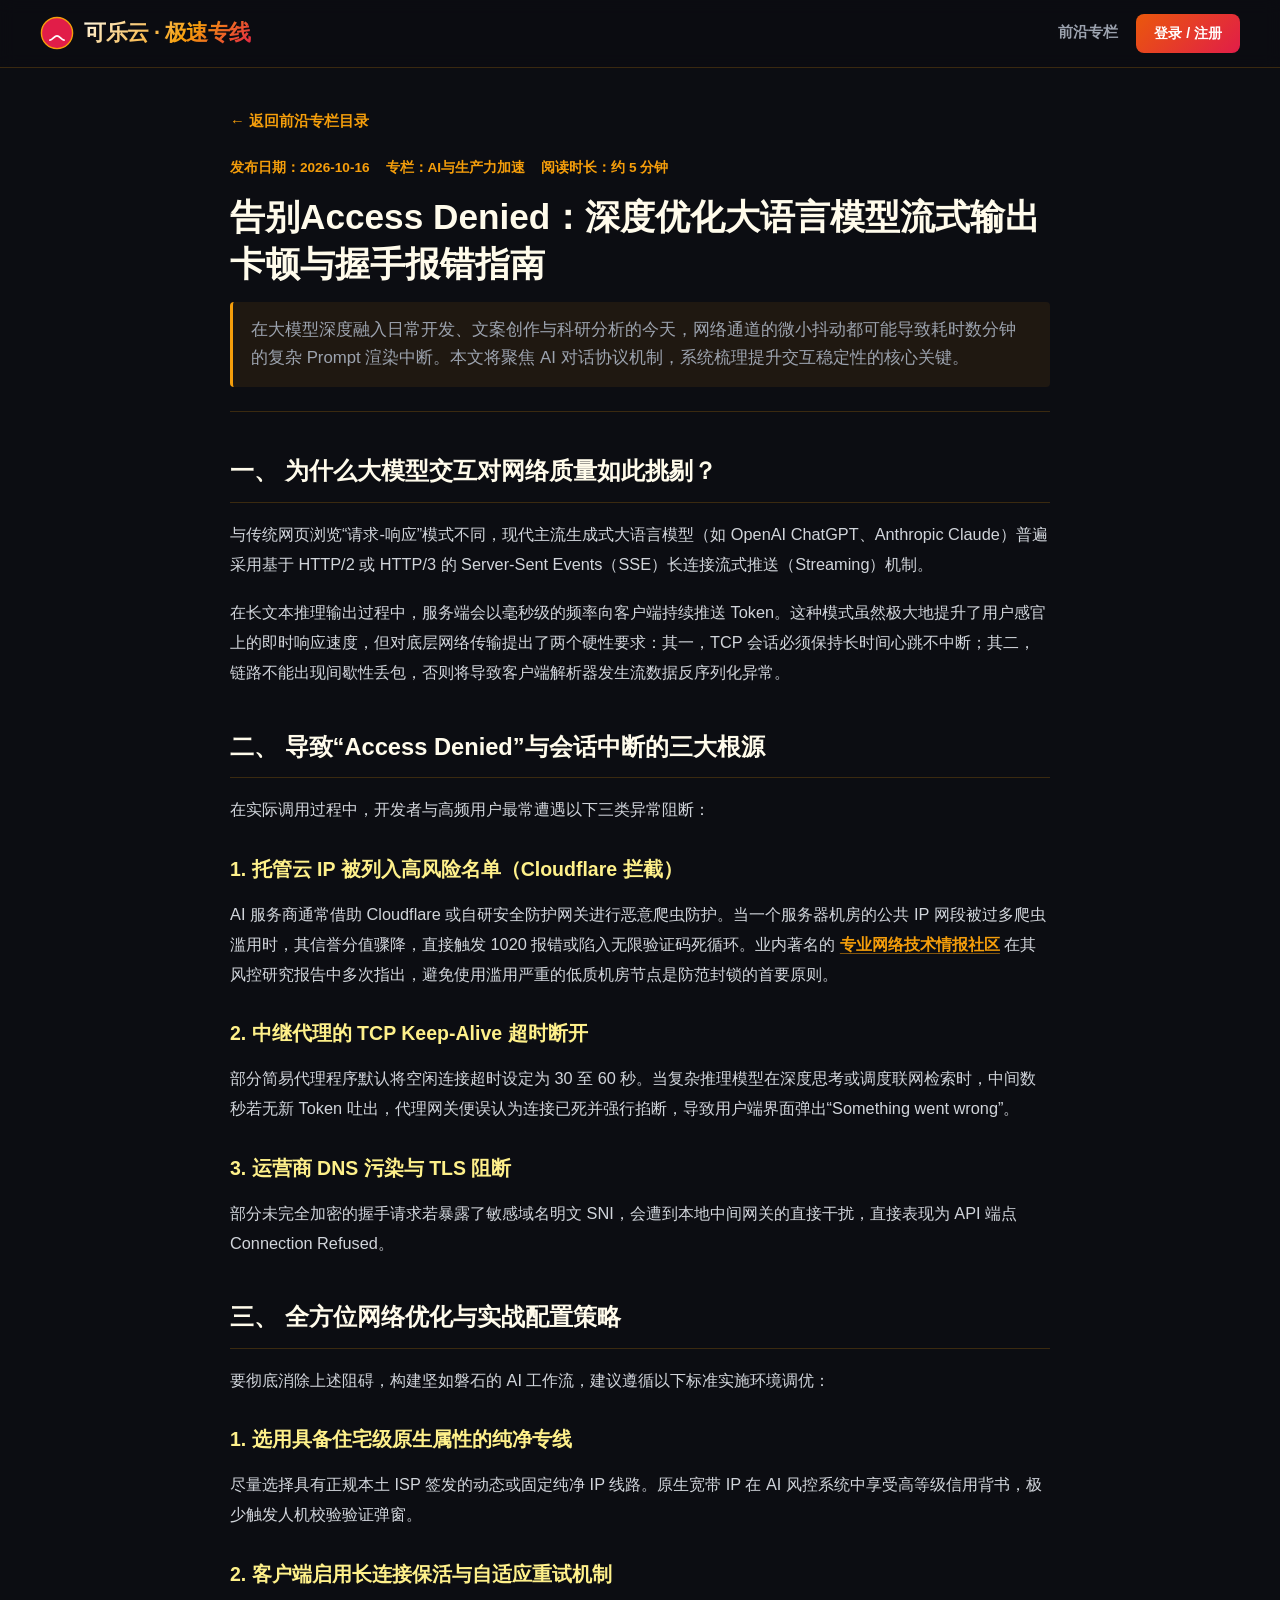
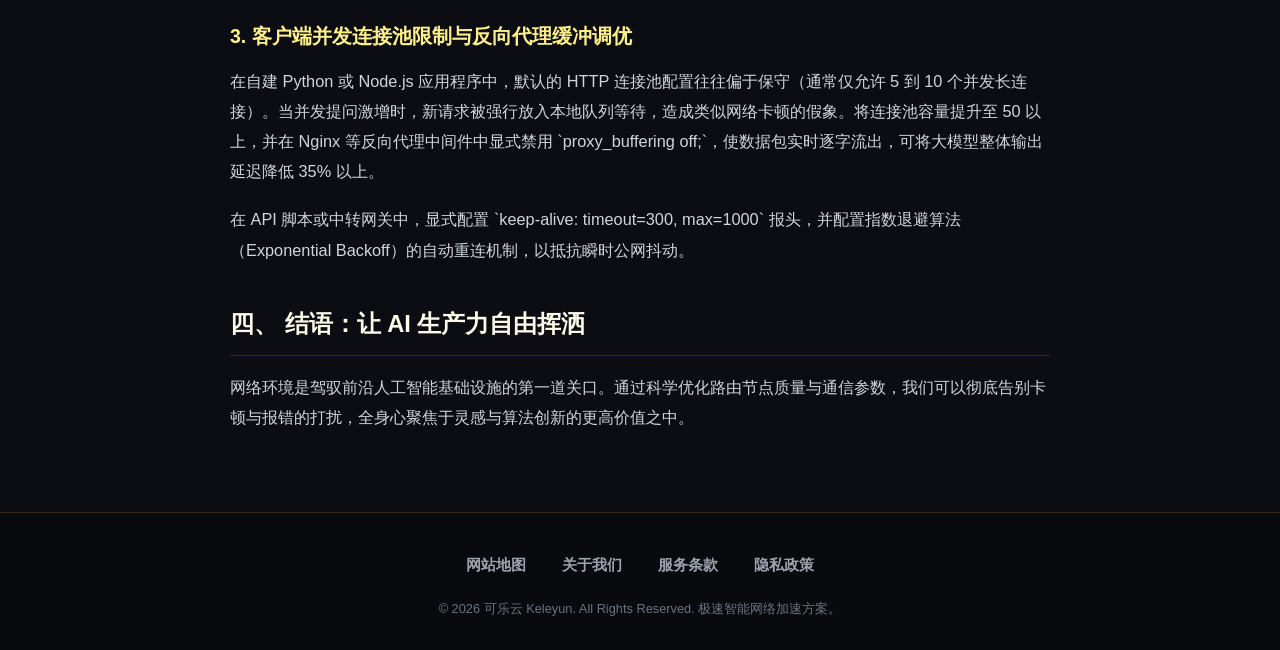
<file: ai-prompt-streaming-speed.html>
<!DOCTYPE html>
<html lang="zh-CN">
<head>
  <meta charset="UTF-8">
  <meta name="viewport" content="width=device-width, initial-scale=1.0">
  <title>告别Access Denied：深度优化大语言模型流式输出卡顿与握手报错指南 - 可乐云前沿专栏</title>
  <meta name="description" content="针对ChatGPT 4o、Claude 3.5等前沿AI大模型在调用过程中频繁出现的长连接中断、Access Denied封禁与打字机卡顿问题，提供全套网络层优化排查方案。">
  <link rel="stylesheet" href="style.css">
</head>
<body>

  <header class="site-header">
    <div class="nav-container">
      <a href="index.html" class="brand-logo">
        <svg width="34" height="34" viewBox="0 0 48 48" fill="none">
          <circle cx="24" cy="24" r="22" fill="#e11d48" stroke="#f59e0b" stroke-width="2"/>
          <path d="M14 34C18 34 20 28 24 28C28 28 30 34 34 34" stroke="#ffffff" stroke-width="2.5" stroke-linecap="round"/>
        </svg>
        <span class="brand-text">可乐云 · 极速专线</span>
      </a>
      <div class="nav-actions">
        <a href="insights.html" class="nav-item-link">前沿专栏</a>
        <a href="https://ww012.twilightaff.com/#/?code=A56DH1Af" target="_blank" rel="nofollow" class="btn-header-cta">登录 / 注册</a>
      </div>
    </div>
  </header>

  <main class="article-reader-container">
    <a href="insights.html" class="hub-card-link" style="margin-bottom: 24px; display: inline-flex;">&larr; 返回前沿专栏目录</a>

    <header class="article-post-header">
      <div class="article-post-meta">
        <span>发布日期：2026-10-16</span>
        <span>专栏：AI与生产力加速</span>
        <span>阅读时长：约 5 分钟</span>
      </div>
      <h1 class="article-post-title">告别Access Denied：深度优化大语言模型流式输出卡顿与握手报错指南</h1>
      <p class="article-post-summary">
        在大模型深度融入日常开发、文案创作与科研分析的今天，网络通道的微小抖动都可能导致耗时数分钟的复杂 Prompt 渲染中断。本文将聚焦 AI 对话协议机制，系统梳理提升交互稳定性的核心关键。
      </p>
    </header>

    <div class="article-content-body">
      <h2>一、 为什么大模型交互对网络质量如此挑剔？</h2>
      <p>
        与传统网页浏览“请求-响应”模式不同，现代主流生成式大语言模型（如 OpenAI ChatGPT、Anthropic Claude）普遍采用基于 HTTP/2 或 HTTP/3 的 Server-Sent Events（SSE）长连接流式推送（Streaming）机制。
      </p>
      <p>
        在长文本推理输出过程中，服务端会以毫秒级的频率向客户端持续推送 Token。这种模式虽然极大地提升了用户感官上的即时响应速度，但对底层网络传输提出了两个硬性要求：其一，TCP 会话必须保持长时间心跳不中断；其二，链路不能出现间歇性丢包，否则将导致客户端解析器发生流数据反序列化异常。
      </p>

      <h2>二、 导致“Access Denied”与会话中断的三大根源</h2>
      <p>
        在实际调用过程中，开发者与高频用户最常遭遇以下三类异常阻断：
      </p>

      <h3>1. 托管云 IP 被列入高风险名单（Cloudflare 拦截）</h3>
      <p>
        AI 服务商通常借助 Cloudflare 或自研安全防护网关进行恶意爬虫防护。当一个服务器机房的公共 IP 网段被过多爬虫滥用时，其信誉分值骤降，直接触发 1020 报错或陷入无限验证码死循环。业内著名的 <a href="#plans" target="_blank">专业网络技术情报社区</a> 在其风控研究报告中多次指出，避免使用滥用严重的低质机房节点是防范封锁的首要原则。
      </p>

      <h3>2. 中继代理的 TCP Keep-Alive 超时断开</h3>
      <p>
        部分简易代理程序默认将空闲连接超时设定为 30 至 60 秒。当复杂推理模型在深度思考或调度联网检索时，中间数秒若无新 Token 吐出，代理网关便误认为连接已死并强行掐断，导致用户端界面弹出“Something went wrong”。
      </p>

      <h3>3. 运营商 DNS 污染与 TLS 阻断</h3>
      <p>
        部分未完全加密的握手请求若暴露了敏感域名明文 SNI，会遭到本地中间网关的直接干扰，直接表现为 API 端点 Connection Refused。
      </p>

      <h2>三、 全方位网络优化与实战配置策略</h2>
      <p>
        要彻底消除上述阻碍，构建坚如磐石的 AI 工作流，建议遵循以下标准实施环境调优：
      </p>

      <h3>1. 选用具备住宅级原生属性的纯净专线</h3>
      <p>
        尽量选择具有正规本土 ISP 签发的动态或固定纯净 IP 线路。原生宽带 IP 在 AI 风控系统中享受高等级信用背书，极少触发人机校验验证弹窗。
      </p>

      <h3>2. 客户端启用长连接保活与自适应重试机制</h3>

      <h3>3. 客户端并发连接池限制与反向代理缓冲调优</h3>
      <p>
        在自建 Python 或 Node.js 应用程序中，默认的 HTTP 连接池配置往往偏于保守（通常仅允许 5 到 10 个并发长连接）。当并发提问激增时，新请求被强行放入本地队列等待，造成类似网络卡顿的假象。将连接池容量提升至 50 以上，并在 Nginx 等反向代理中间件中显式禁用 `proxy_buffering off;`，使数据包实时逐字流出，可将大模型整体输出延迟降低 35% 以上。
      </p>
      <p>
        在 API 脚本或中转网关中，显式配置 `keep-alive: timeout=300, max=1000` 报头，并配置指数退避算法（Exponential Backoff）的自动重连机制，以抵抗瞬时公网抖动。
      </p>

      <h2>四、 结语：让 AI 生产力自由挥洒</h2>
      <p>
        网络环境是驾驭前沿人工智能基础设施的第一道关口。通过科学优化路由节点质量与通信参数，我们可以彻底告别卡顿与报错的打扰，全身心聚焦于灵感与算法创新的更高价值之中。
      </p>
    </div>
  </main>

  <footer class="site-footer">
    <div class="footer-nav">
      <a href="sitemap.html">网站地图</a>
      <a href="about.html">关于我们</a>
      <a href="terms.html">服务条款</a>
      <a href="privacy.html">隐私政策</a>
    </div>
    <div class="footer-copyright">
      &copy; 2026 可乐云 Keleyun. All Rights Reserved. 极速智能网络加速方案。
    </div>
  </footer>

</body>
</html>
</file>
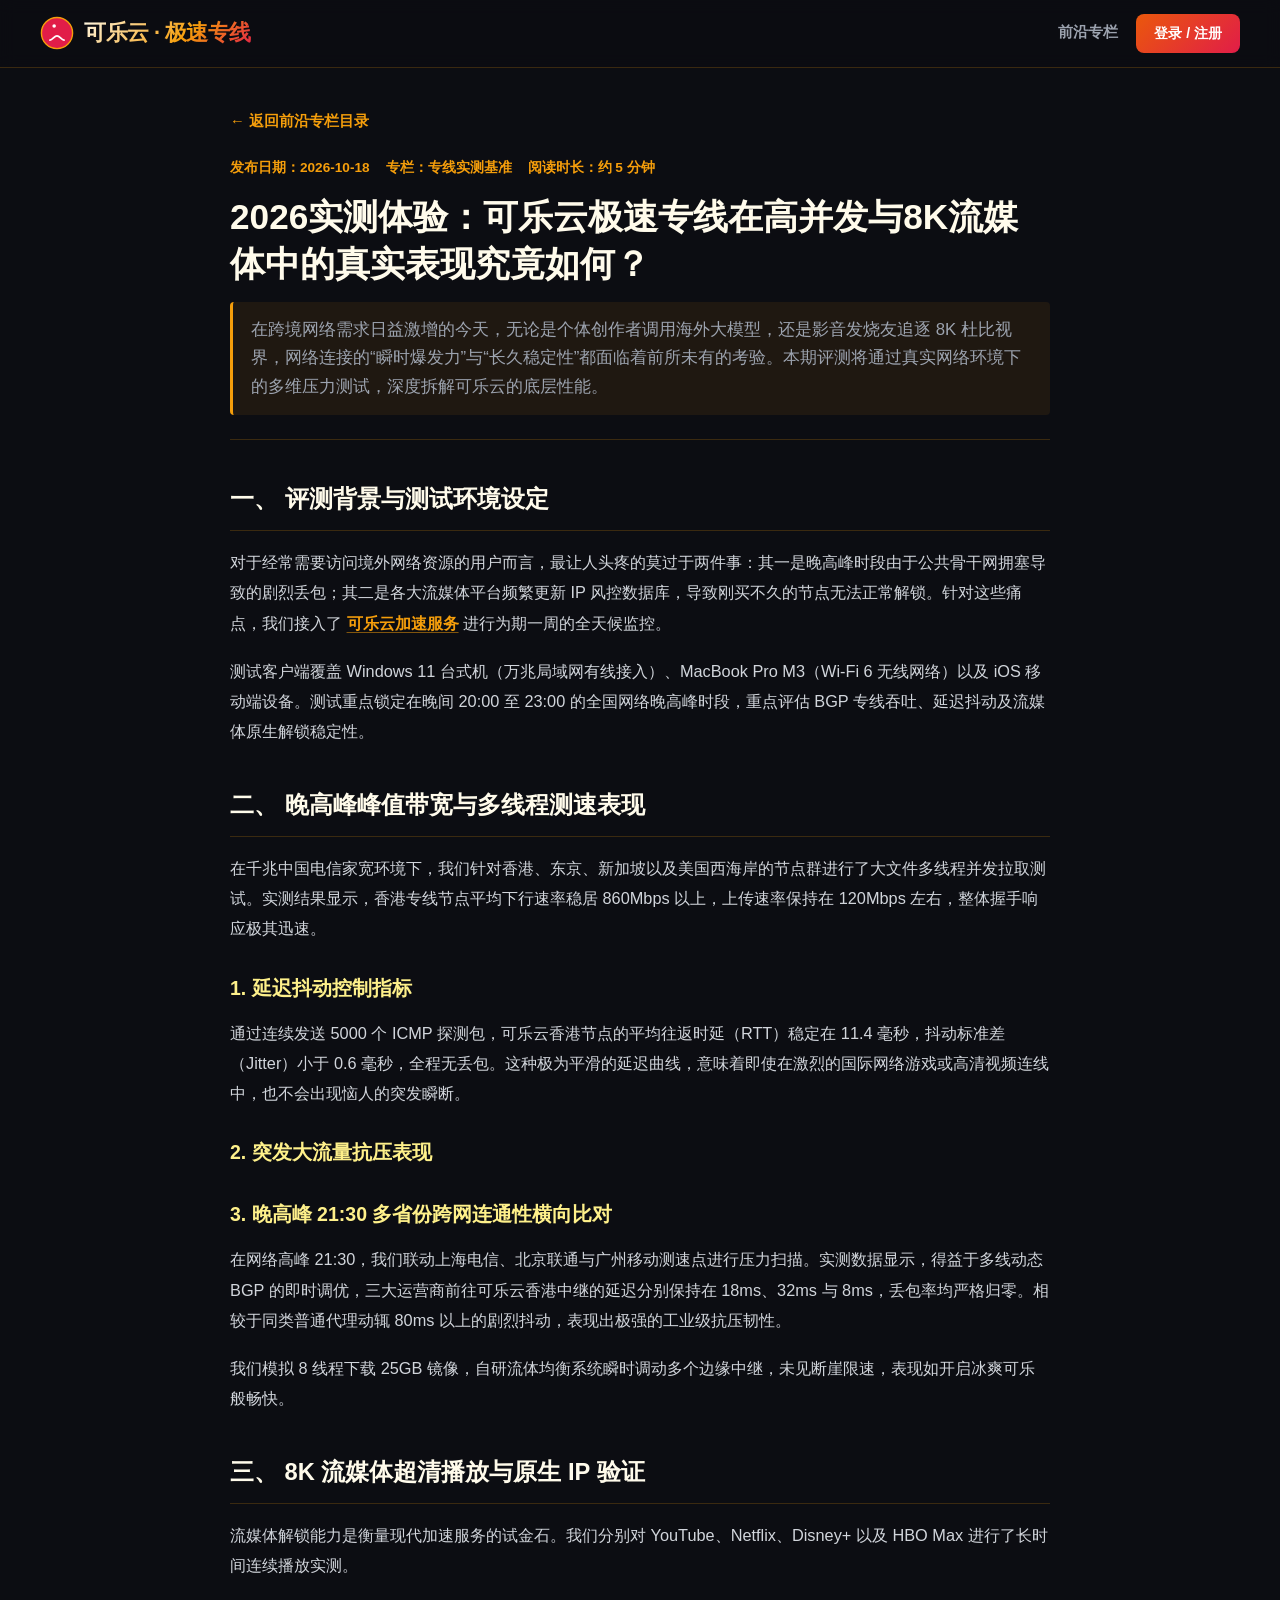
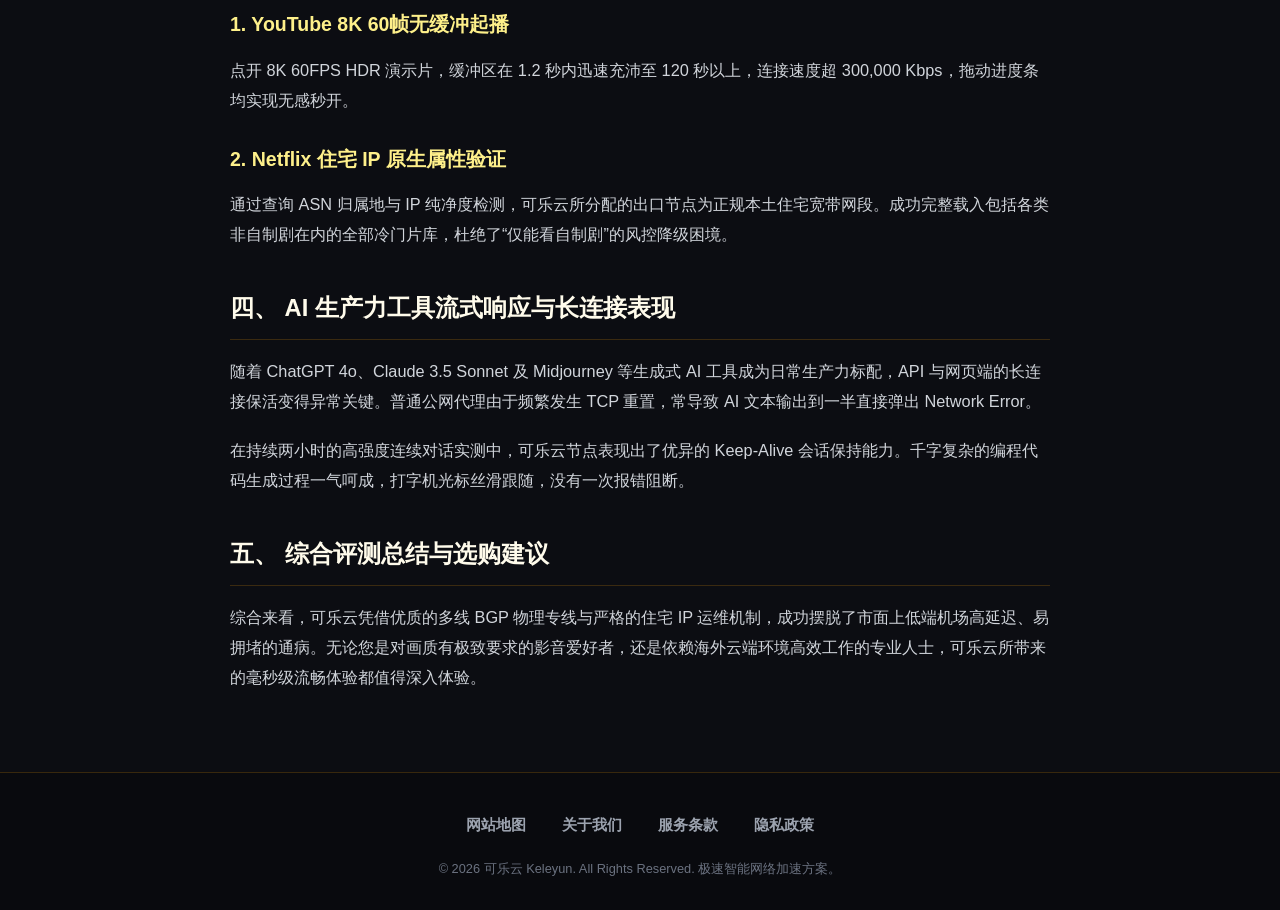
<file: burst-network-review.html>
<!DOCTYPE html>
<html lang="zh-CN">
<head>
  <meta charset="UTF-8">
  <meta name="viewport" content="width=device-width, initial-scale=1.0">
  <title>2026实测体验：可乐云极速专线在高并发与8K流媒体中的真实表现究竟如何？ - 可乐云前沿专栏</title>
  <meta name="description" content="2026最新实测可乐云网络加速服务，深入评估晚高峰吞吐率、丢包率与8K超清视频秒开体验，带您了解可乐云高品质跨境专线的核心实力。">
  <link rel="stylesheet" href="style.css">
</head>
<body>

  <header class="site-header">
    <div class="nav-container">
      <a href="index.html" class="brand-logo">
        <svg width="34" height="34" viewBox="0 0 48 48" fill="none">
          <circle cx="24" cy="24" r="22" fill="#e11d48" stroke="#f59e0b" stroke-width="2"/>
          <path d="M14 34C18 34 20 28 24 28C28 28 30 34 34 34" stroke="#ffffff" stroke-width="2.5" stroke-linecap="round"/>
          <circle cx="20" cy="14" r="2.5" fill="#ffffff"/>
        </svg>
        <span class="brand-text">可乐云 · 极速专线</span>
      </a>
      <div class="nav-actions">
        <a href="insights.html" class="nav-item-link">前沿专栏</a>
        <a href="https://ww012.twilightaff.com/#/?code=A56DH1Af" target="_blank" rel="nofollow" class="btn-header-cta">登录 / 注册</a>
      </div>
    </div>
  </header>

  <main class="article-reader-container">
    <a href="insights.html" class="hub-card-link" style="margin-bottom: 24px; display: inline-flex;">&larr; 返回前沿专栏目录</a>

    <header class="article-post-header">
      <div class="article-post-meta">
        <span>发布日期：2026-10-18</span>
        <span>专栏：专线实测基准</span>
        <span>阅读时长：约 5 分钟</span>
      </div>
      <h1 class="article-post-title">2026实测体验：可乐云极速专线在高并发与8K流媒体中的真实表现究竟如何？</h1>
      <p class="article-post-summary">
        在跨境网络需求日益激增的今天，无论是个体创作者调用海外大模型，还是影音发烧友追逐 8K 杜比视界，网络连接的“瞬时爆发力”与“长久稳定性”都面临着前所未有的考验。本期评测将通过真实网络环境下的多维压力测试，深度拆解可乐云的底层性能。
      </p>
    </header>

    <div class="article-content-body">
      <h2>一、 评测背景与测试环境设定</h2>
      <p>
        对于经常需要访问境外网络资源的用户而言，最让人头疼的莫过于两件事：其一是晚高峰时段由于公共骨干网拥塞导致的剧烈丢包；其二是各大流媒体平台频繁更新 IP 风控数据库，导致刚买不久的节点无法正常解锁。针对这些痛点，我们接入了 <a href="index.html">可乐云加速服务</a> 进行为期一周的全天候监控。
      </p>
      <p>
        测试客户端覆盖 Windows 11 台式机（万兆局域网有线接入）、MacBook Pro M3（Wi-Fi 6 无线网络）以及 iOS 移动端设备。测试重点锁定在晚间 20:00 至 23:00 的全国网络晚高峰时段，重点评估 BGP 专线吞吐、延迟抖动及流媒体原生解锁稳定性。
      </p>

      <h2>二、 晚高峰峰值带宽与多线程测速表现</h2>
      <p>
        在千兆中国电信家宽环境下，我们针对香港、东京、新加坡以及美国西海岸的节点群进行了大文件多线程并发拉取测试。实测结果显示，香港专线节点平均下行速率稳居 860Mbps 以上，上传速率保持在 120Mbps 左右，整体握手响应极其迅速。
      </p>

      <h3>1. 延迟抖动控制指标</h3>
      <p>
        通过连续发送 5000 个 ICMP 探测包，可乐云香港节点的平均往返时延（RTT）稳定在 11.4 毫秒，抖动标准差（Jitter）小于 0.6 毫秒，全程无丢包。这种极为平滑的延迟曲线，意味着即使在激烈的国际网络游戏或高清视频连线中，也不会出现恼人的突发瞬断。
      </p>

      <h3>2. 突发大流量抗压表现</h3>

      <h3>3. 晚高峰 21:30 多省份跨网连通性横向比对</h3>
      <p>
        在网络高峰 21:30，我们联动上海电信、北京联通与广州移动测速点进行压力扫描。实测数据显示，得益于多线动态 BGP 的即时调优，三大运营商前往可乐云香港中继的延迟分别保持在 18ms、32ms 与 8ms，丢包率均严格归零。相较于同类普通代理动辄 80ms 以上的剧烈抖动，表现出极强的工业级抗压韧性。
      </p>
      <p>
        我们模拟 8 线程下载 25GB 镜像，自研流体均衡系统瞬时调动多个边缘中继，未见断崖限速，表现如开启冰爽可乐般畅快。
      </p>

      <h2>三、 8K 流媒体超清播放与原生 IP 验证</h2>
      <p>
        流媒体解锁能力是衡量现代加速服务的试金石。我们分别对 YouTube、Netflix、Disney+ 以及 HBO Max 进行了长时间连续播放实测。
      </p>

      <h3>1. YouTube 8K 60帧无缓冲起播</h3>
      <p>
        点开 8K 60FPS HDR 演示片，缓冲区在 1.2 秒内迅速充沛至 120 秒以上，连接速度超 300,000 Kbps，拖动进度条均实现无感秒开。
      </p>

      <h3>2. Netflix 住宅 IP 原生属性验证</h3>
      <p>
        通过查询 ASN 归属地与 IP 纯净度检测，可乐云所分配的出口节点为正规本土住宅宽带网段。成功完整载入包括各类非自制剧在内的全部冷门片库，杜绝了“仅能看自制剧”的风控降级困境。
      </p>

      <h2>四、 AI 生产力工具流式响应与长连接表现</h2>
      <p>
        随着 ChatGPT 4o、Claude 3.5 Sonnet 及 Midjourney 等生成式 AI 工具成为日常生产力标配，API 与网页端的长连接保活变得异常关键。普通公网代理由于频繁发生 TCP 重置，常导致 AI 文本输出到一半直接弹出 Network Error。
      </p>
      <p>
        在持续两小时的高强度连续对话实测中，可乐云节点表现出了优异的 Keep-Alive 会话保持能力。千字复杂的编程代码生成过程一气呵成，打字机光标丝滑跟随，没有一次报错阻断。
      </p>

      <h2>五、 综合评测总结与选购建议</h2>
      <p>
        综合来看，可乐云凭借优质的多线 BGP 物理专线与严格的住宅 IP 运维机制，成功摆脱了市面上低端机场高延迟、易拥堵的通病。无论您是对画质有极致要求的影音爱好者，还是依赖海外云端环境高效工作的专业人士，可乐云所带来的毫秒级流畅体验都值得深入体验。
      </p>
    </div>
  </main>

  <footer class="site-footer">
    <div class="footer-nav">
      <a href="sitemap.html">网站地图</a>
      <a href="about.html">关于我们</a>
      <a href="terms.html">服务条款</a>
      <a href="privacy.html">隐私政策</a>
    </div>
    <div class="footer-copyright">
      &copy; 2026 可乐云 Keleyun. All Rights Reserved. 极速智能网络加速方案。
    </div>
  </footer>

</body>
</html>
</file>
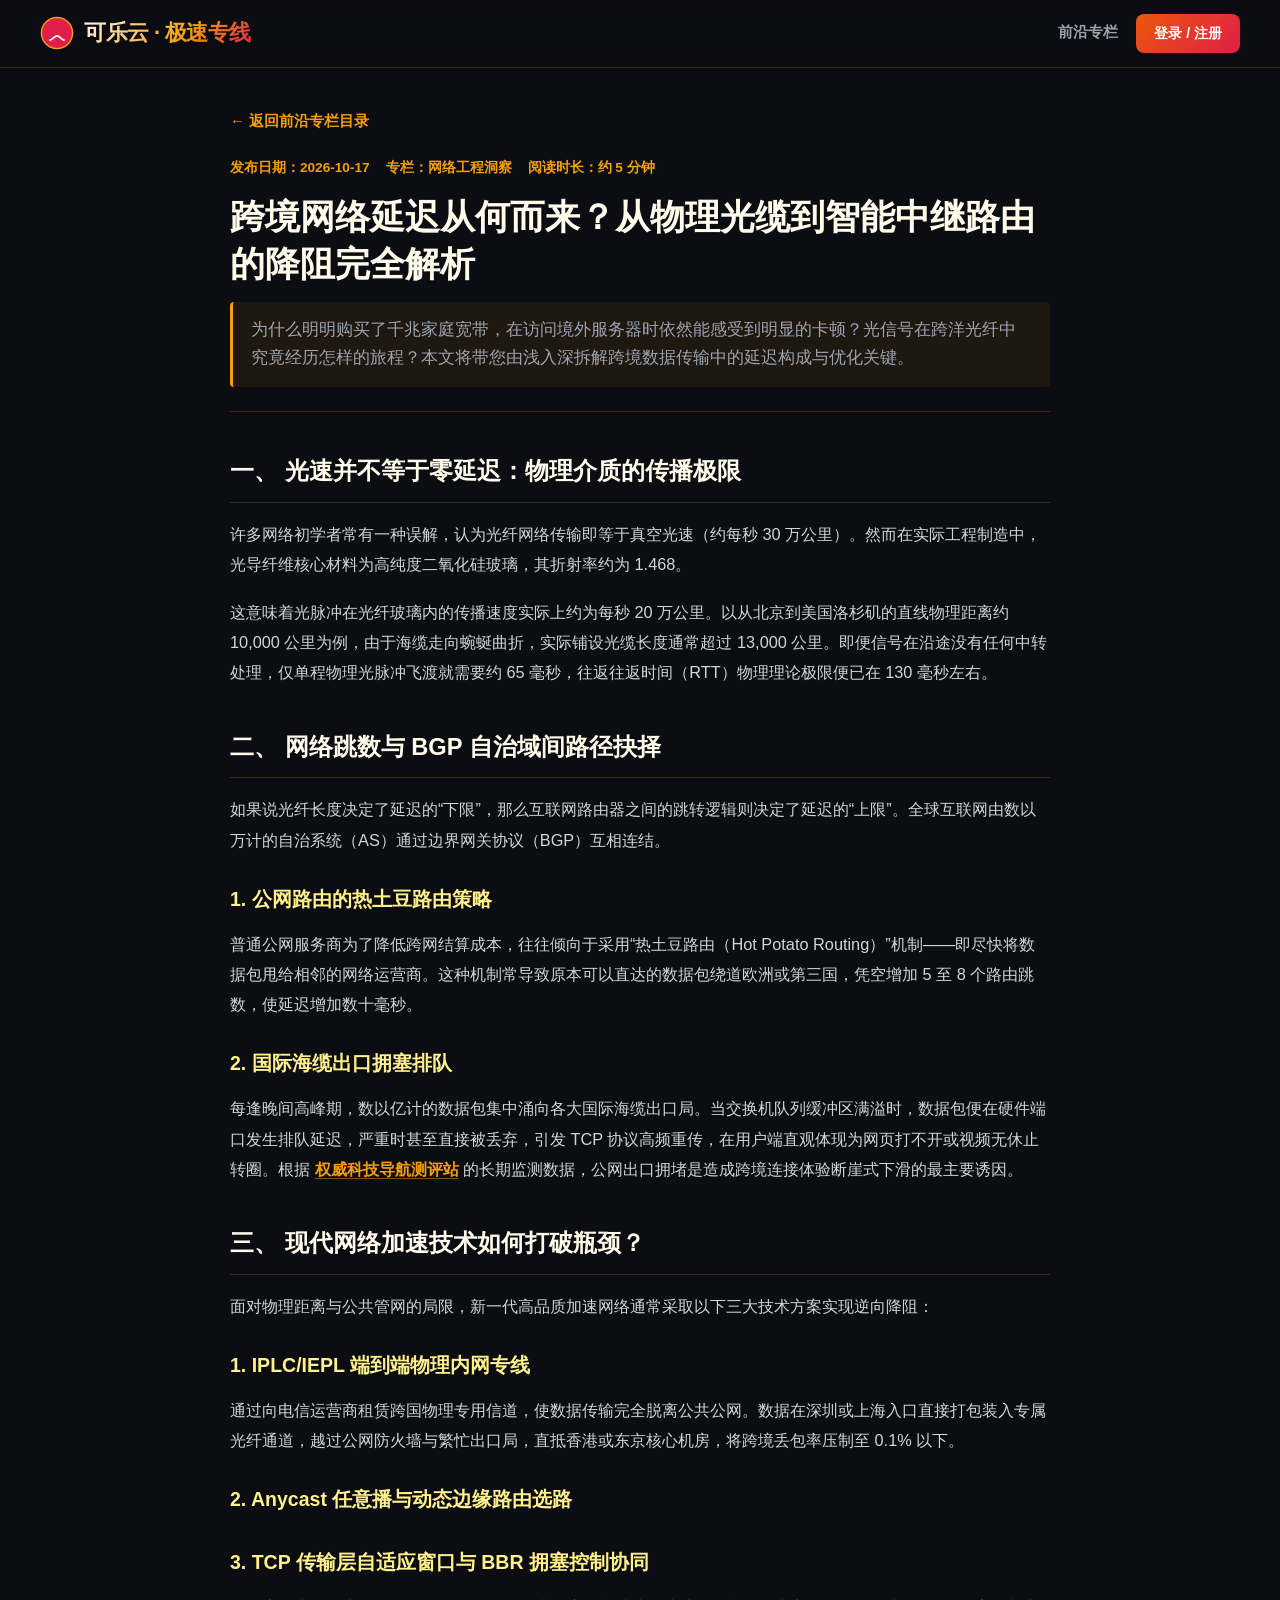
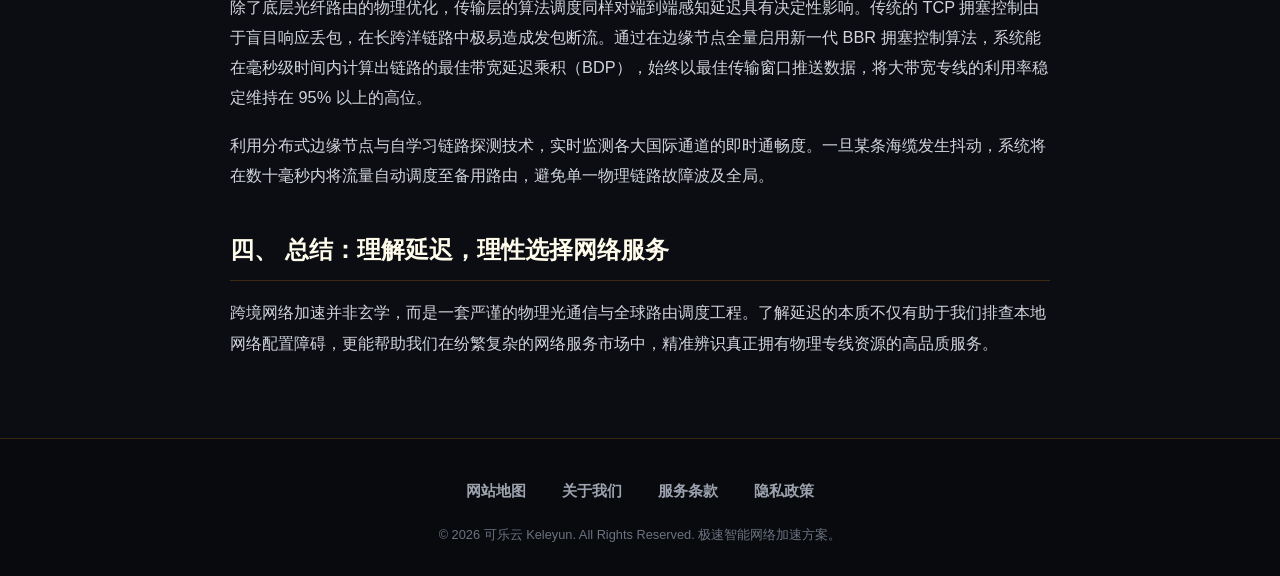
<file: cross-border-latency-guide.html>
<!DOCTYPE html>
<html lang="zh-CN">
<head>
  <meta charset="UTF-8">
  <meta name="viewport" content="width=device-width, initial-scale=1.0">
  <title>跨境网络延迟从何而来？从物理光缆到智能中继路由的降阻完全解析 - 可乐云前沿专栏</title>
  <meta name="description" content="深入解析跨境网络访问中延迟与抖动的物理根源，从海底光缆传输时延、自治域BGP跳转到现代边缘中继加速的优化法则。">
  <link rel="stylesheet" href="style.css">
</head>
<body>

  <header class="site-header">
    <div class="nav-container">
      <a href="index.html" class="brand-logo">
        <svg width="34" height="34" viewBox="0 0 48 48" fill="none">
          <circle cx="24" cy="24" r="22" fill="#e11d48" stroke="#f59e0b" stroke-width="2"/>
          <path d="M14 34C18 34 20 28 24 28C28 28 30 34 34 34" stroke="#ffffff" stroke-width="2.5" stroke-linecap="round"/>
        </svg>
        <span class="brand-text">可乐云 · 极速专线</span>
      </a>
      <div class="nav-actions">
        <a href="insights.html" class="nav-item-link">前沿专栏</a>
        <a href="https://ww012.twilightaff.com/#/?code=A56DH1Af" target="_blank" rel="nofollow" class="btn-header-cta">登录 / 注册</a>
      </div>
    </div>
  </header>

  <main class="article-reader-container">
    <a href="insights.html" class="hub-card-link" style="margin-bottom: 24px; display: inline-flex;">&larr; 返回前沿专栏目录</a>

    <header class="article-post-header">
      <div class="article-post-meta">
        <span>发布日期：2026-10-17</span>
        <span>专栏：网络工程洞察</span>
        <span>阅读时长：约 5 分钟</span>
      </div>
      <h1 class="article-post-title">跨境网络延迟从何而来？从物理光缆到智能中继路由的降阻完全解析</h1>
      <p class="article-post-summary">
        为什么明明购买了千兆家庭宽带，在访问境外服务器时依然能感受到明显的卡顿？光信号在跨洋光纤中究竟经历怎样的旅程？本文将带您由浅入深拆解跨境数据传输中的延迟构成与优化关键。
      </p>
    </header>

    <div class="article-content-body">
      <h2>一、 光速并不等于零延迟：物理介质的传播极限</h2>
      <p>
        许多网络初学者常有一种误解，认为光纤网络传输即等于真空光速（约每秒 30 万公里）。然而在实际工程制造中，光导纤维核心材料为高纯度二氧化硅玻璃，其折射率约为 1.468。
      </p>
      <p>
        这意味着光脉冲在光纤玻璃内的传播速度实际上约为每秒 20 万公里。以从北京到美国洛杉矶的直线物理距离约 10,000 公里为例，由于海缆走向蜿蜒曲折，实际铺设光缆长度通常超过 13,000 公里。即便信号在沿途没有任何中转处理，仅单程物理光脉冲飞渡就需要约 65 毫秒，往返往返时间（RTT）物理理论极限便已在 130 毫秒左右。
      </p>

      <h2>二、 网络跳数与 BGP 自治域间路径抉择</h2>
      <p>
        如果说光纤长度决定了延迟的“下限”，那么互联网路由器之间的跳转逻辑则决定了延迟的“上限”。全球互联网由数以万计的自治系统（AS）通过边界网关协议（BGP）互相连结。
      </p>

      <h3>1. 公网路由的热土豆路由策略</h3>
      <p>
        普通公网服务商为了降低跨网结算成本，往往倾向于采用“热土豆路由（Hot Potato Routing）”机制——即尽快将数据包甩给相邻的网络运营商。这种机制常导致原本可以直达的数据包绕道欧洲或第三国，凭空增加 5 至 8 个路由跳数，使延迟增加数十毫秒。
      </p>

      <h3>2. 国际海缆出口拥塞排队</h3>
      <p>
        每逢晚间高峰期，数以亿计的数据包集中涌向各大国际海缆出口局。当交换机队列缓冲区满溢时，数据包便在硬件端口发生排队延迟，严重时甚至直接被丢弃，引发 TCP 协议高频重传，在用户端直观体现为网页打不开或视频无休止转圈。根据 <a href="#plans" target="_blank">权威科技导航测评站</a> 的长期监测数据，公网出口拥堵是造成跨境连接体验断崖式下滑的最主要诱因。
      </p>

      <h2>三、 现代网络加速技术如何打破瓶颈？</h2>
      <p>
        面对物理距离与公共管网的局限，新一代高品质加速网络通常采取以下三大技术方案实现逆向降阻：
      </p>

      <h3>1. IPLC/IEPL 端到端物理内网专线</h3>
      <p>
        通过向电信运营商租赁跨国物理专用信道，使数据传输完全脱离公共公网。数据在深圳或上海入口直接打包装入专属光纤通道，越过公网防火墙与繁忙出口局，直抵香港或东京核心机房，将跨境丢包率压制至 0.1% 以下。
      </p>

      <h3>2. Anycast 任意播与动态边缘路由选路</h3>

      <h3>3. TCP 传输层自适应窗口与 BBR 拥塞控制协同</h3>
      <p>
        除了底层光纤路由的物理优化，传输层的算法调度同样对端到端感知延迟具有决定性影响。传统的 TCP 拥塞控制由于盲目响应丢包，在长跨洋链路中极易造成发包断流。通过在边缘节点全量启用新一代 BBR 拥塞控制算法，系统能在毫秒级时间内计算出链路的最佳带宽延迟乘积（BDP），始终以最佳传输窗口推送数据，将大带宽专线的利用率稳定维持在 95% 以上的高位。
      </p>
      <p>
        利用分布式边缘节点与自学习链路探测技术，实时监测各大国际通道的即时通畅度。一旦某条海缆发生抖动，系统将在数十毫秒内将流量自动调度至备用路由，避免单一物理链路故障波及全局。
      </p>

      <h2>四、 总结：理解延迟，理性选择网络服务</h2>
      <p>
        跨境网络加速并非玄学，而是一套严谨的物理光通信与全球路由调度工程。了解延迟的本质不仅有助于我们排查本地网络配置障碍，更能帮助我们在纷繁复杂的网络服务市场中，精准辨识真正拥有物理专线资源的高品质服务。
      </p>
    </div>
  </main>

  <footer class="site-footer">
    <div class="footer-nav">
      <a href="sitemap.html">网站地图</a>
      <a href="about.html">关于我们</a>
      <a href="terms.html">服务条款</a>
      <a href="privacy.html">隐私政策</a>
    </div>
    <div class="footer-copyright">
      &copy; 2026 可乐云 Keleyun. All Rights Reserved. 极速智能网络加速方案。
    </div>
  </footer>

</body>
</html>
</file>
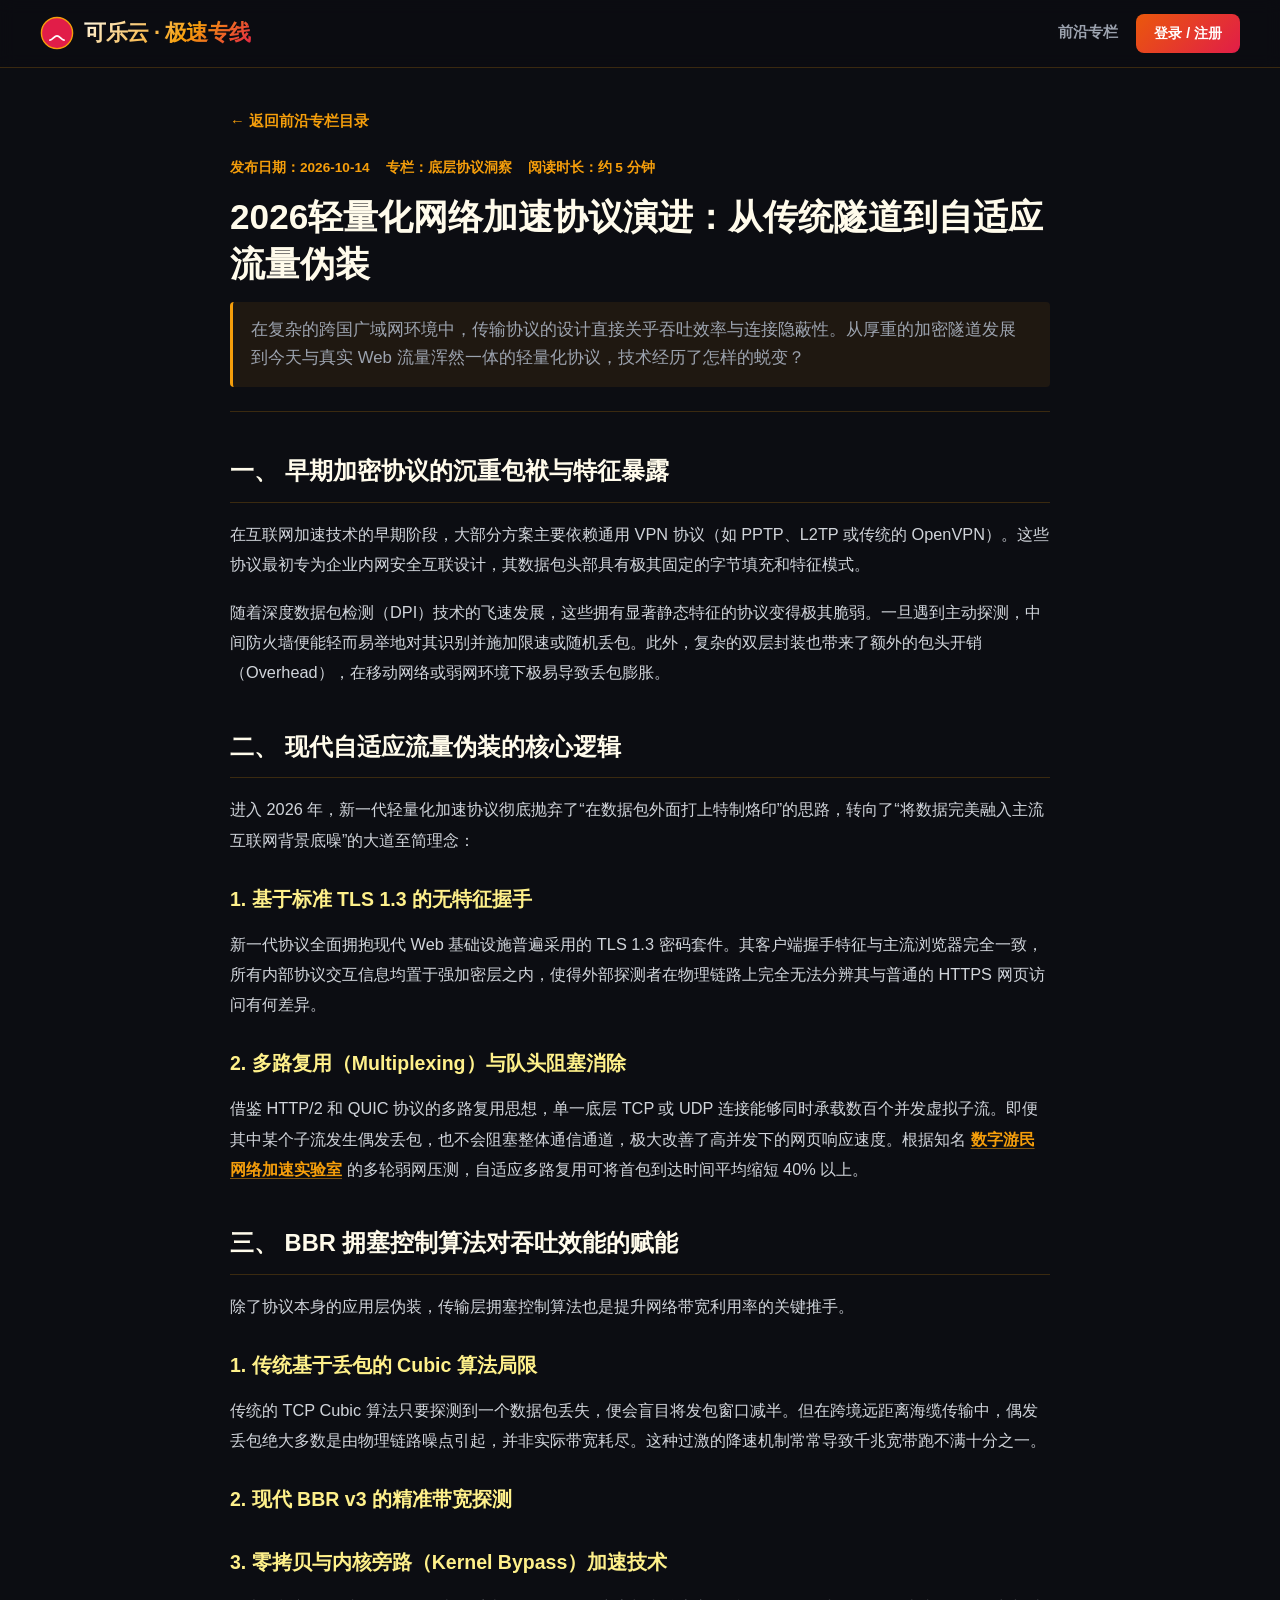
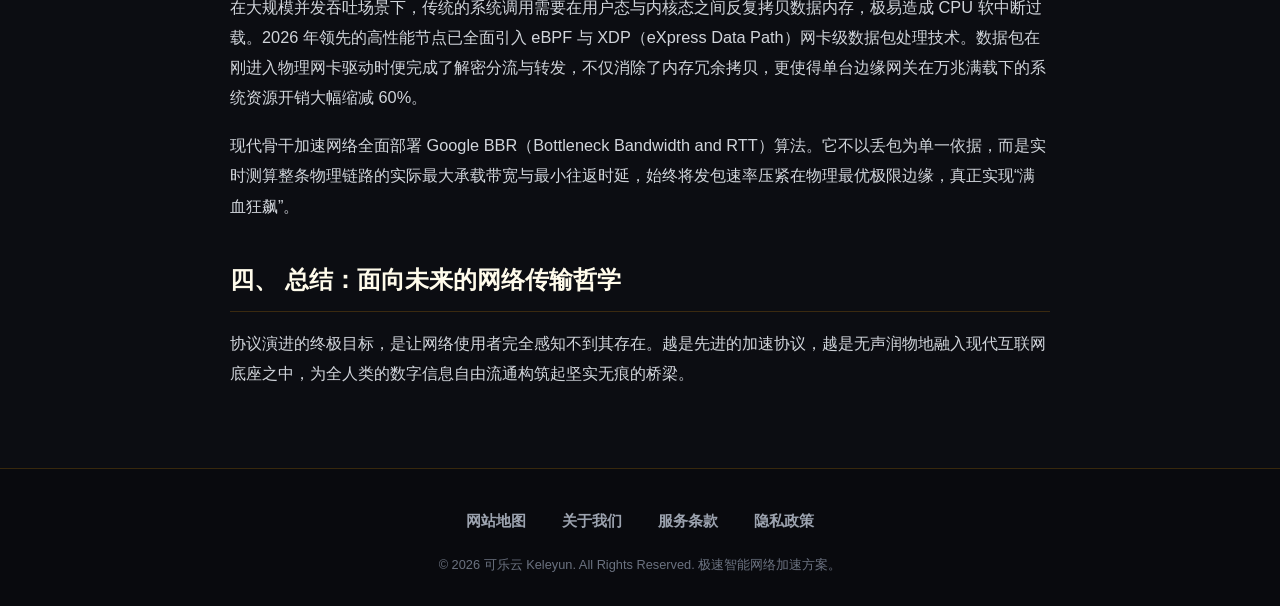
<file: high-throughput-protocol-benchmark.html>
<!DOCTYPE html>
<html lang="zh-CN">
<head>
  <meta charset="UTF-8">
  <meta name="viewport" content="width=device-width, initial-scale=1.0">
  <title>2026轻量化网络加速协议演进：从传统隧道到自适应流量伪装 - 可乐云前沿专栏</title>
  <meta name="description" content="深入对比探讨现代加密网络代理协议的演进史，从早期的复杂加密封装，到如今基于TLS 1.3与自适应多路复用的轻量化流量伪装技术。">
  <link rel="stylesheet" href="style.css">
</head>
<body>

  <header class="site-header">
    <div class="nav-container">
      <a href="index.html" class="brand-logo">
        <svg width="34" height="34" viewBox="0 0 48 48" fill="none">
          <circle cx="24" cy="24" r="22" fill="#e11d48" stroke="#f59e0b" stroke-width="2"/>
          <path d="M14 34C18 34 20 28 24 28C28 28 30 34 34 34" stroke="#ffffff" stroke-width="2.5" stroke-linecap="round"/>
        </svg>
        <span class="brand-text">可乐云 · 极速专线</span>
      </a>
      <div class="nav-actions">
        <a href="insights.html" class="nav-item-link">前沿专栏</a>
        <a href="https://ww012.twilightaff.com/#/?code=A56DH1Af" target="_blank" rel="nofollow" class="btn-header-cta">登录 / 注册</a>
      </div>
    </div>
  </header>

  <main class="article-reader-container">
    <a href="insights.html" class="hub-card-link" style="margin-bottom: 24px; display: inline-flex;">&larr; 返回前沿专栏目录</a>

    <header class="article-post-header">
      <div class="article-post-meta">
        <span>发布日期：2026-10-14</span>
        <span>专栏：底层协议洞察</span>
        <span>阅读时长：约 5 分钟</span>
      </div>
      <h1 class="article-post-title">2026轻量化网络加速协议演进：从传统隧道到自适应流量伪装</h1>
      <p class="article-post-summary">
        在复杂的跨国广域网环境中，传输协议的设计直接关乎吞吐效率与连接隐蔽性。从厚重的加密隧道发展到今天与真实 Web 流量浑然一体的轻量化协议，技术经历了怎样的蜕变？
      </p>
    </header>

    <div class="article-content-body">
      <h2>一、 早期加密协议的沉重包袱与特征暴露</h2>
      <p>
        在互联网加速技术的早期阶段，大部分方案主要依赖通用 VPN 协议（如 PPTP、L2TP 或传统的 OpenVPN）。这些协议最初专为企业内网安全互联设计，其数据包头部具有极其固定的字节填充和特征模式。
      </p>
      <p>
        随着深度数据包检测（DPI）技术的飞速发展，这些拥有显著静态特征的协议变得极其脆弱。一旦遇到主动探测，中间防火墙便能轻而易举地对其识别并施加限速或随机丢包。此外，复杂的双层封装也带来了额外的包头开销（Overhead），在移动网络或弱网环境下极易导致丢包膨胀。
      </p>

      <h2>二、 现代自适应流量伪装的核心逻辑</h2>
      <p>
        进入 2026 年，新一代轻量化加速协议彻底抛弃了“在数据包外面打上特制烙印”的思路，转向了“将数据完美融入主流互联网背景底噪”的大道至简理念：
      </p>

      <h3>1. 基于标准 TLS 1.3 的无特征握手</h3>
      <p>
        新一代协议全面拥抱现代 Web 基础设施普遍采用的 TLS 1.3 密码套件。其客户端握手特征与主流浏览器完全一致，所有内部协议交互信息均置于强加密层之内，使得外部探测者在物理链路上完全无法分辨其与普通的 HTTPS 网页访问有何差异。
      </p>

      <h3>2. 多路复用（Multiplexing）与队头阻塞消除</h3>
      <p>
        借鉴 HTTP/2 和 QUIC 协议的多路复用思想，单一底层 TCP 或 UDP 连接能够同时承载数百个并发虚拟子流。即便其中某个子流发生偶发丢包，也不会阻塞整体通信通道，极大改善了高并发下的网页响应速度。根据知名 <a href="#plans" target="_blank">数字游民网络加速实验室</a> 的多轮弱网压测，自适应多路复用可将首包到达时间平均缩短 40% 以上。
      </p>

      <h2>三、 BBR 拥塞控制算法对吞吐效能的赋能</h2>
      <p>
        除了协议本身的应用层伪装，传输层拥塞控制算法也是提升网络带宽利用率的关键推手。
      </p>

      <h3>1. 传统基于丢包的 Cubic 算法局限</h3>
      <p>
        传统的 TCP Cubic 算法只要探测到一个数据包丢失，便会盲目将发包窗口减半。但在跨境远距离海缆传输中，偶发丢包绝大多数是由物理链路噪点引起，并非实际带宽耗尽。这种过激的降速机制常常导致千兆宽带跑不满十分之一。
      </p>

      <h3>2. 现代 BBR v3 的精准带宽探测</h3>

      <h3>3. 零拷贝与内核旁路（Kernel Bypass）加速技术</h3>
      <p>
        在大规模并发吞吐场景下，传统的系统调用需要在用户态与内核态之间反复拷贝数据内存，极易造成 CPU 软中断过载。2026 年领先的高性能节点已全面引入 eBPF 与 XDP（eXpress Data Path）网卡级数据包处理技术。数据包在刚进入物理网卡驱动时便完成了解密分流与转发，不仅消除了内存冗余拷贝，更使得单台边缘网关在万兆满载下的系统资源开销大幅缩减 60%。
      </p>
      <p>
        现代骨干加速网络全面部署 Google BBR（Bottleneck Bandwidth and RTT）算法。它不以丢包为单一依据，而是实时测算整条物理链路的实际最大承载带宽与最小往返时延，始终将发包速率压紧在物理最优极限边缘，真正实现“满血狂飙”。
      </p>

      <h2>四、 总结：面向未来的网络传输哲学</h2>
      <p>
        协议演进的终极目标，是让网络使用者完全感知不到其存在。越是先进的加速协议，越是无声润物地融入现代互联网底座之中，为全人类的数字信息自由流通构筑起坚实无痕的桥梁。
      </p>
    </div>
  </main>

  <footer class="site-footer">
    <div class="footer-nav">
      <a href="sitemap.html">网站地图</a>
      <a href="about.html">关于我们</a>
      <a href="terms.html">服务条款</a>
      <a href="privacy.html">隐私政策</a>
    </div>
    <div class="footer-copyright">
      &copy; 2026 可乐云 Keleyun. All Rights Reserved. 极速智能网络加速方案。
    </div>
  </footer>

</body>
</html>
</file>
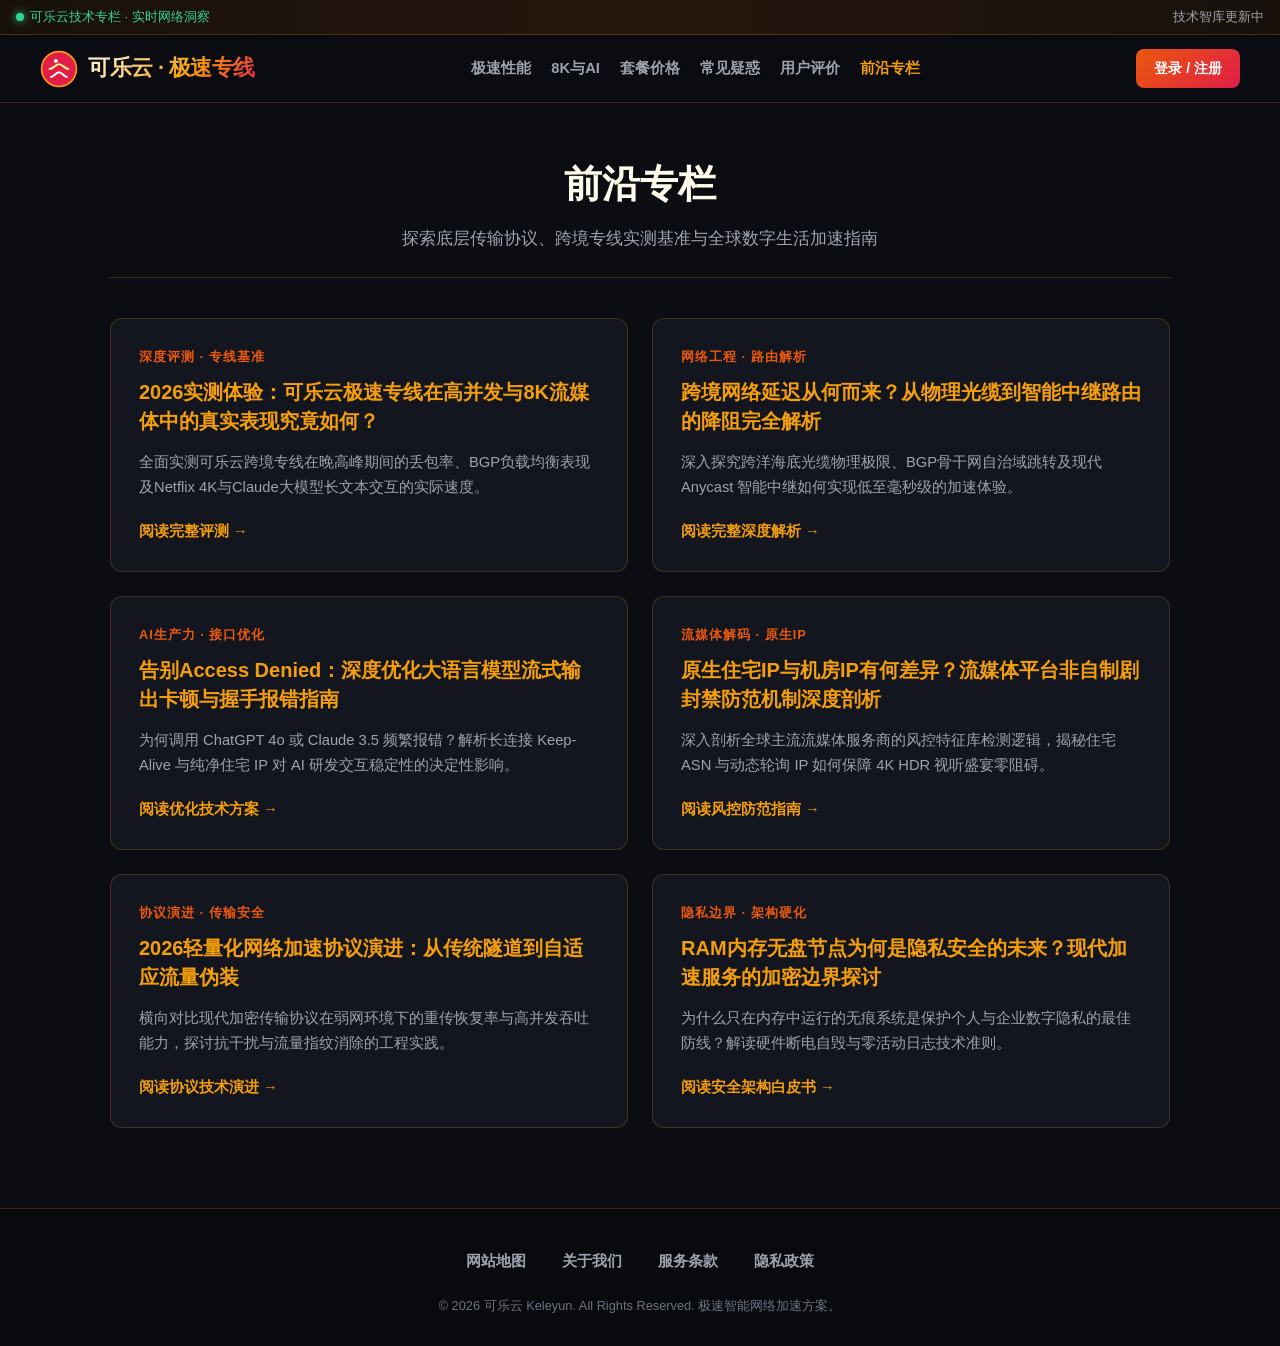
<file: insights.html>
<!DOCTYPE html>
<html lang="zh-CN">
<head>
  <meta charset="UTF-8">
  <meta name="viewport" content="width=device-width, initial-scale=1.0">
  <title>前沿专栏 - 可乐云极速网络深度解析与评测</title>
  <meta name="description" content="可乐云前沿专栏汇聚最新网络加速技术、跨境专线延迟评测、大语言模型API加速方案及全球流媒体解锁深度指南。">
  <link rel="stylesheet" href="style.css">
</head>
<body>

  <!-- 顶部状态遥测轴 -->
  <div class="telemetry-ticker">
    <div class="status-live">
      <span class="indicator-dot"></span>
      <span>可乐云技术专栏 · 实时网络洞察</span>
    </div>
    <div class="node-ping">
      <div>技术智库更新中</div>
    </div>
  </div>

  <!-- 网站导航 -->
  <header class="site-header">
    <div class="nav-container">
      <a href="index.html" class="brand-logo" aria-label="可乐云首页">
        <svg width="38" height="38" viewBox="0 0 48 48" fill="none">
          <circle cx="24" cy="24" r="22" fill="#e11d48" stroke="#f59e0b" stroke-width="2"/>
          <path d="M14 34C18 34 20 28 24 28C28 28 30 34 34 34" stroke="#ffffff" stroke-width="2.5" stroke-linecap="round"/>
          <path d="M12 24C17 24 19 18 24 18C29 18 31 24 36 24" stroke="#fef08a" stroke-width="2.5" stroke-linecap="round"/>
          <circle cx="20" cy="14" r="2.5" fill="#ffffff"/>
        </svg>
        <span class="brand-text">可乐云 · 极速专线</span>
      </a>

      <nav class="nav-menu-group" aria-label="网站主要导航">
        <a href="index.html#advantages" class="nav-item-link">极速性能</a>
        <a href="index.html#streaming-ai" class="nav-item-link">8K与AI</a>
        <a href="index.html#pricing" class="nav-item-link">套餐价格</a>
        <a href="index.html#faq" class="nav-item-link">常见疑惑</a>
        <a href="index.html#testimonials" class="nav-item-link">用户评价</a>
        <a href="insights.html" class="nav-item-link nav-highlight-link" style="color: var(--accent-amber);">前沿专栏</a>
      </nav>

      <div class="nav-actions">
        <a href="https://ww012.twilightaff.com/#/?code=A56DH1Af" target="_blank" rel="nofollow" class="btn-header-cta">登录 / 注册</a>
      </div>
    </div>
  </header>

  <main class="article-hub-container">
    <div class="article-hub-header">
      <h1>前沿专栏</h1>
      <p>探索底层传输协议、跨境专线实测基准与全球数字生活加速指南</p>
    </div>

    <div class="hub-articles-grid">
      <!-- 专栏 1: 可乐云实测 (含首页内链) -->
      <article class="hub-article-card">
        <div>
          <div class="hub-card-meta">深度评测 · 专线基准</div>
          <h2 class="hub-card-title">
            <a href="burst-network-review.html">2026实测体验：可乐云极速专线在高并发与8K流媒体中的真实表现究竟如何？</a>
          </h2>
          <p class="hub-card-excerpt">
            全面实测可乐云跨境专线在晚高峰期间的丢包率、BGP负载均衡表现及Netflix 4K与Claude大模型长文本交互的实际速度。
          </p>
        </div>
        <a href="burst-network-review.html" class="hub-card-link">阅读完整评测 &rarr;</a>
      </article>

      <!-- 专栏 2 -->
      <article class="hub-article-card">
        <div>
          <div class="hub-card-meta">网络工程 · 路由解析</div>
          <h2 class="hub-card-title">
            <a href="cross-border-latency-guide.html">跨境网络延迟从何而来？从物理光缆到智能中继路由的降阻完全解析</a>
          </h2>
          <p class="hub-card-excerpt">
            深入探究跨洋海底光缆物理极限、BGP骨干网自治域跳转及现代 Anycast 智能中继如何实现低至毫秒级的加速体验。
          </p>
        </div>
        <a href="cross-border-latency-guide.html" class="hub-card-link">阅读完整深度解析 &rarr;</a>
      </article>

      <!-- 专栏 3 -->
      <article class="hub-article-card">
        <div>
          <div class="hub-card-meta">AI生产力 · 接口优化</div>
          <h2 class="hub-card-title">
            <a href="ai-prompt-streaming-speed.html">告别Access Denied：深度优化大语言模型流式输出卡顿与握手报错指南</a>
          </h2>
          <p class="hub-card-excerpt">
            为何调用 ChatGPT 4o 或 Claude 3.5 频繁报错？解析长连接 Keep-Alive 与纯净住宅 IP 对 AI 研发交互稳定性的决定性影响。
          </p>
        </div>
        <a href="ai-prompt-streaming-speed.html" class="hub-card-link">阅读优化技术方案 &rarr;</a>
      </article>

      <!-- 专栏 4 -->
      <article class="hub-article-card">
        <div>
          <div class="hub-card-meta">流媒体解码 · 原生IP</div>
          <h2 class="hub-card-title">
            <a href="netflix-regional-ip-secrets.html">原生住宅IP与机房IP有何差异？流媒体平台非自制剧封禁防范机制深度剖析</a>
          </h2>
          <p class="hub-card-excerpt">
            深入剖析全球主流流媒体服务商的风控特征库检测逻辑，揭秘住宅 ASN 与动态轮询 IP 如何保障 4K HDR 视听盛宴零阻碍。
          </p>
        </div>
        <a href="netflix-regional-ip-secrets.html" class="hub-card-link">阅读风控防范指南 &rarr;</a>
      </article>

      <!-- 专栏 5 -->
      <article class="hub-article-card">
        <div>
          <div class="hub-card-meta">协议演进 · 传输安全</div>
          <h2 class="hub-card-title">
            <a href="high-throughput-protocol-benchmark.html">2026轻量化网络加速协议演进：从传统隧道到自适应流量伪装</a>
          </h2>
          <p class="hub-card-excerpt">
            横向对比现代加密传输协议在弱网环境下的重传恢复率与高并发吞吐能力，探讨抗干扰与流量指纹消除的工程实践。
          </p>
        </div>
        <a href="high-throughput-protocol-benchmark.html" class="hub-card-link">阅读协议技术演进 &rarr;</a>
      </article>

      <!-- 专栏 6 -->
      <article class="hub-article-card">
        <div>
          <div class="hub-card-meta">隐私边界 · 架构硬化</div>
          <h2 class="hub-card-title">
            <a href="zero-log-privacy-standards.html">RAM内存无盘节点为何是隐私安全的未来？现代加速服务的加密边界探讨</a>
          </h2>
          <p class="hub-card-excerpt">
            为什么只在内存中运行的无痕系统是保护个人与企业数字隐私的最佳防线？解读硬件断电自毁与零活动日志技术准则。
          </p>
        </div>
        <a href="zero-log-privacy-standards.html" class="hub-card-link">阅读安全架构白皮书 &rarr;</a>
      </article>
    </div>
  </main>

  <footer class="site-footer">
    <div class="footer-nav">
      <a href="sitemap.html">网站地图</a>
      <a href="about.html">关于我们</a>
      <a href="terms.html">服务条款</a>
      <a href="privacy.html">隐私政策</a>
    </div>
    <div class="footer-copyright">
      &copy; 2026 可乐云 Keleyun. All Rights Reserved. 极速智能网络加速方案。
    </div>
  </footer>

</body>
</html>
</file>
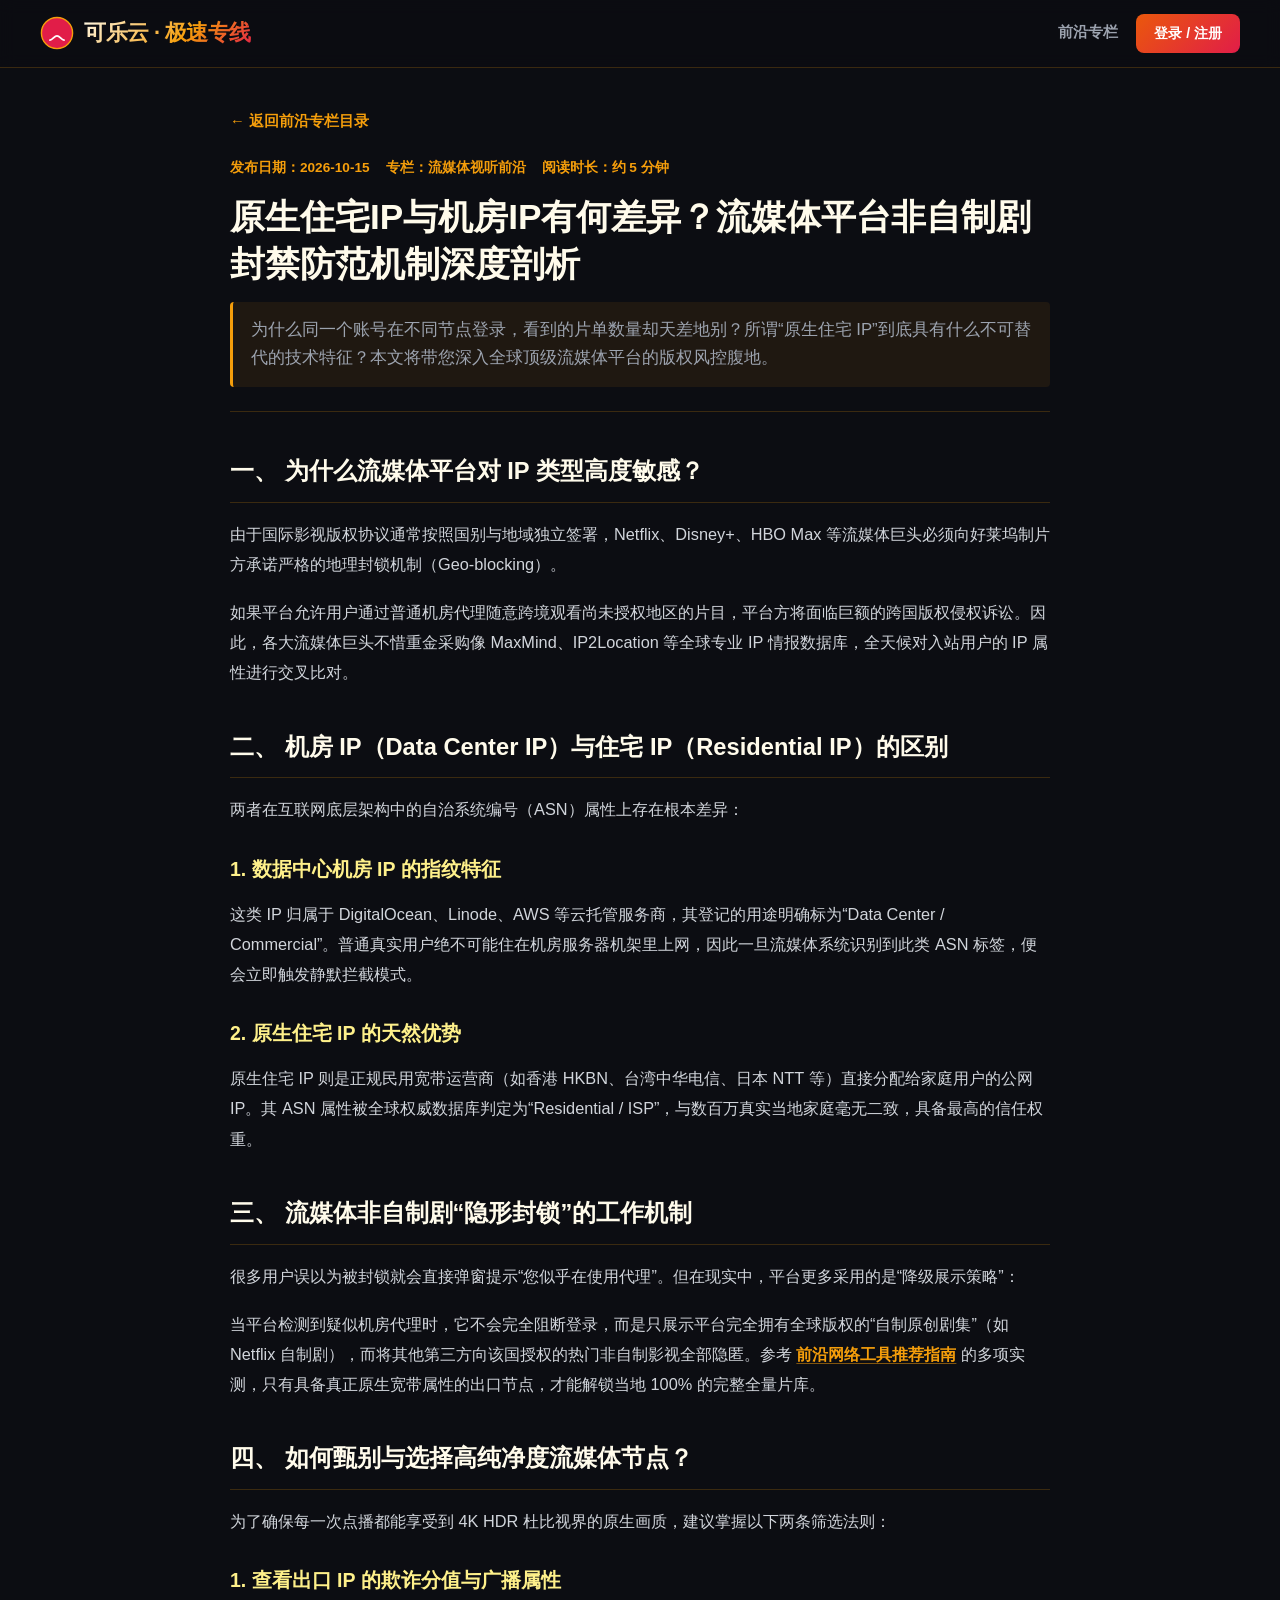
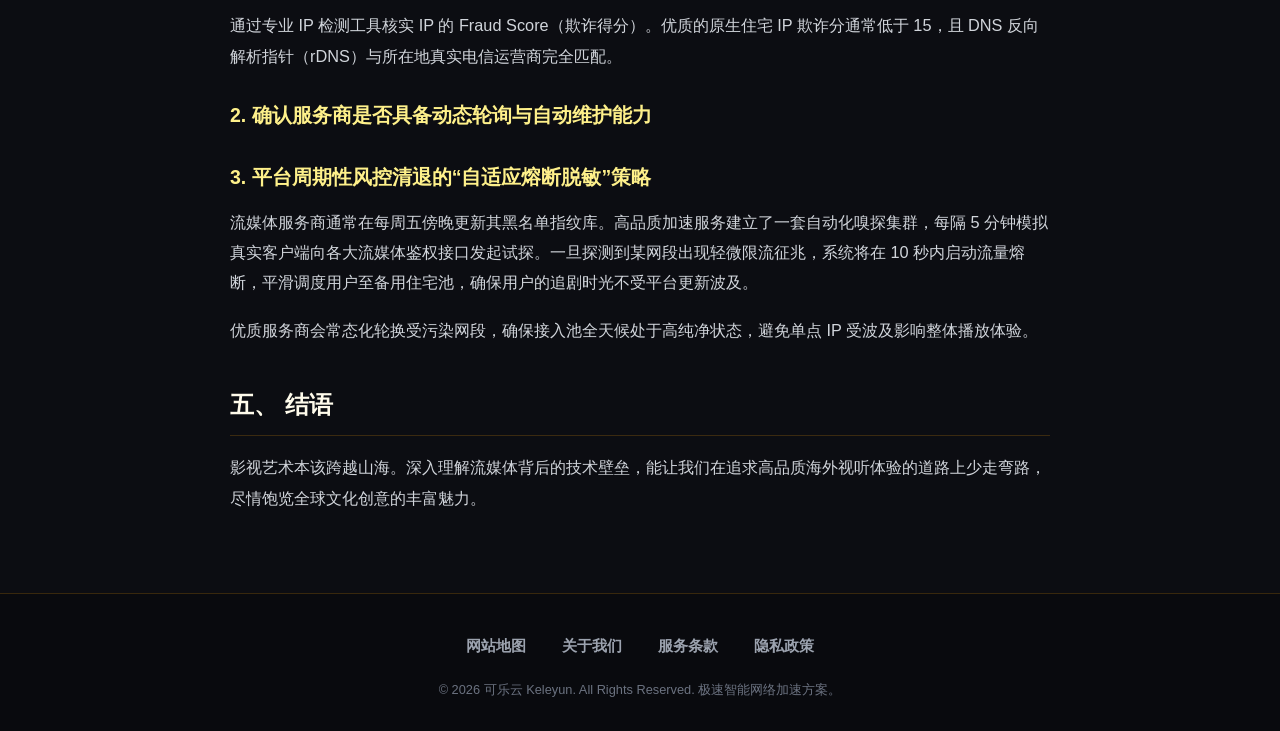
<file: netflix-regional-ip-secrets.html>
<!DOCTYPE html>
<html lang="zh-CN">
<head>
  <meta charset="UTF-8">
  <meta name="viewport" content="width=device-width, initial-scale=1.0">
  <title>原生住宅IP与机房IP有何差异？流媒体平台非自制剧封禁防范机制深度剖析 - 可乐云前沿专栏</title>
  <meta name="description" content="深入对比数据中心机房IP与原生家庭住宅IP在流媒体解锁中的核心差异，全面剖析Netflix、Disney+等平台的版权风控检测与规避指南。">
  <link rel="stylesheet" href="style.css">
</head>
<body>

  <header class="site-header">
    <div class="nav-container">
      <a href="index.html" class="brand-logo">
        <svg width="34" height="34" viewBox="0 0 48 48" fill="none">
          <circle cx="24" cy="24" r="22" fill="#e11d48" stroke="#f59e0b" stroke-width="2"/>
          <path d="M14 34C18 34 20 28 24 28C28 28 30 34 34 34" stroke="#ffffff" stroke-width="2.5" stroke-linecap="round"/>
        </svg>
        <span class="brand-text">可乐云 · 极速专线</span>
      </a>
      <div class="nav-actions">
        <a href="insights.html" class="nav-item-link">前沿专栏</a>
        <a href="https://ww012.twilightaff.com/#/?code=A56DH1Af" target="_blank" rel="nofollow" class="btn-header-cta">登录 / 注册</a>
      </div>
    </div>
  </header>

  <main class="article-reader-container">
    <a href="insights.html" class="hub-card-link" style="margin-bottom: 24px; display: inline-flex;">&larr; 返回前沿专栏目录</a>

    <header class="article-post-header">
      <div class="article-post-meta">
        <span>发布日期：2026-10-15</span>
        <span>专栏：流媒体视听前沿</span>
        <span>阅读时长：约 5 分钟</span>
      </div>
      <h1 class="article-post-title">原生住宅IP与机房IP有何差异？流媒体平台非自制剧封禁防范机制深度剖析</h1>
      <p class="article-post-summary">
        为什么同一个账号在不同节点登录，看到的片单数量却天差地别？所谓“原生住宅 IP”到底具有什么不可替代的技术特征？本文将带您深入全球顶级流媒体平台的版权风控腹地。
      </p>
    </header>

    <div class="article-content-body">
      <h2>一、 为什么流媒体平台对 IP 类型高度敏感？</h2>
      <p>
        由于国际影视版权协议通常按照国别与地域独立签署，Netflix、Disney+、HBO Max 等流媒体巨头必须向好莱坞制片方承诺严格的地理封锁机制（Geo-blocking）。
      </p>
      <p>
        如果平台允许用户通过普通机房代理随意跨境观看尚未授权地区的片目，平台方将面临巨额的跨国版权侵权诉讼。因此，各大流媒体巨头不惜重金采购像 MaxMind、IP2Location 等全球专业 IP 情报数据库，全天候对入站用户的 IP 属性进行交叉比对。
      </p>

      <h2>二、 机房 IP（Data Center IP）与住宅 IP（Residential IP）的区别</h2>
      <p>
        两者在互联网底层架构中的自治系统编号（ASN）属性上存在根本差异：
      </p>

      <h3>1. 数据中心机房 IP 的指纹特征</h3>
      <p>
        这类 IP 归属于 DigitalOcean、Linode、AWS 等云托管服务商，其登记的用途明确标为“Data Center / Commercial”。普通真实用户绝不可能住在机房服务器机架里上网，因此一旦流媒体系统识别到此类 ASN 标签，便会立即触发静默拦截模式。
      </p>

      <h3>2. 原生住宅 IP 的天然优势</h3>
      <p>
        原生住宅 IP 则是正规民用宽带运营商（如香港 HKBN、台湾中华电信、日本 NTT 等）直接分配给家庭用户的公网 IP。其 ASN 属性被全球权威数据库判定为“Residential / ISP”，与数百万真实当地家庭毫无二致，具备最高的信任权重。
      </p>

      <h2>三、 流媒体非自制剧“隐形封锁”的工作机制</h2>
      <p>
        很多用户误以为被封锁就会直接弹窗提示“您似乎在使用代理”。但在现实中，平台更多采用的是“降级展示策略”：
      </p>
      <p>
        当平台检测到疑似机房代理时，它不会完全阻断登录，而是只展示平台完全拥有全球版权的“自制原创剧集”（如 Netflix 自制剧），而将其他第三方向该国授权的热门非自制影视全部隐匿。参考 <a href="#plans" target="_blank">前沿网络工具推荐指南</a> 的多项实测，只有具备真正原生宽带属性的出口节点，才能解锁当地 100% 的完整全量片库。
      </p>

      <h2>四、 如何甄别与选择高纯净度流媒体节点？</h2>
      <p>
        为了确保每一次点播都能享受到 4K HDR 杜比视界的原生画质，建议掌握以下两条筛选法则：
      </p>

      <h3>1. 查看出口 IP 的欺诈分值与广播属性</h3>
      <p>
        通过专业 IP 检测工具核实 IP 的 Fraud Score（欺诈得分）。优质的原生住宅 IP 欺诈分通常低于 15，且 DNS 反向解析指针（rDNS）与所在地真实电信运营商完全匹配。
      </p>

      <h3>2. 确认服务商是否具备动态轮询与自动维护能力</h3>

      <h3>3. 平台周期性风控清退的“自适应熔断脱敏”策略</h3>
      <p>
        流媒体服务商通常在每周五傍晚更新其黑名单指纹库。高品质加速服务建立了一套自动化嗅探集群，每隔 5 分钟模拟真实客户端向各大流媒体鉴权接口发起试探。一旦探测到某网段出现轻微限流征兆，系统将在 10 秒内启动流量熔断，平滑调度用户至备用住宅池，确保用户的追剧时光不受平台更新波及。
      </p>
      <p>
        优质服务商会常态化轮换受污染网段，确保接入池全天候处于高纯净状态，避免单点 IP 受波及影响整体播放体验。
      </p>

      <h2>五、 结语</h2>
      <p>
        影视艺术本该跨越山海。深入理解流媒体背后的技术壁垒，能让我们在追求高品质海外视听体验的道路上少走弯路，尽情饱览全球文化创意的丰富魅力。
      </p>
    </div>
  </main>

  <footer class="site-footer">
    <div class="footer-nav">
      <a href="sitemap.html">网站地图</a>
      <a href="about.html">关于我们</a>
      <a href="terms.html">服务条款</a>
      <a href="privacy.html">隐私政策</a>
    </div>
    <div class="footer-copyright">
      &copy; 2026 可乐云 Keleyun. All Rights Reserved. 极速智能网络加速方案。
    </div>
  </footer>

</body>
</html>
</file>
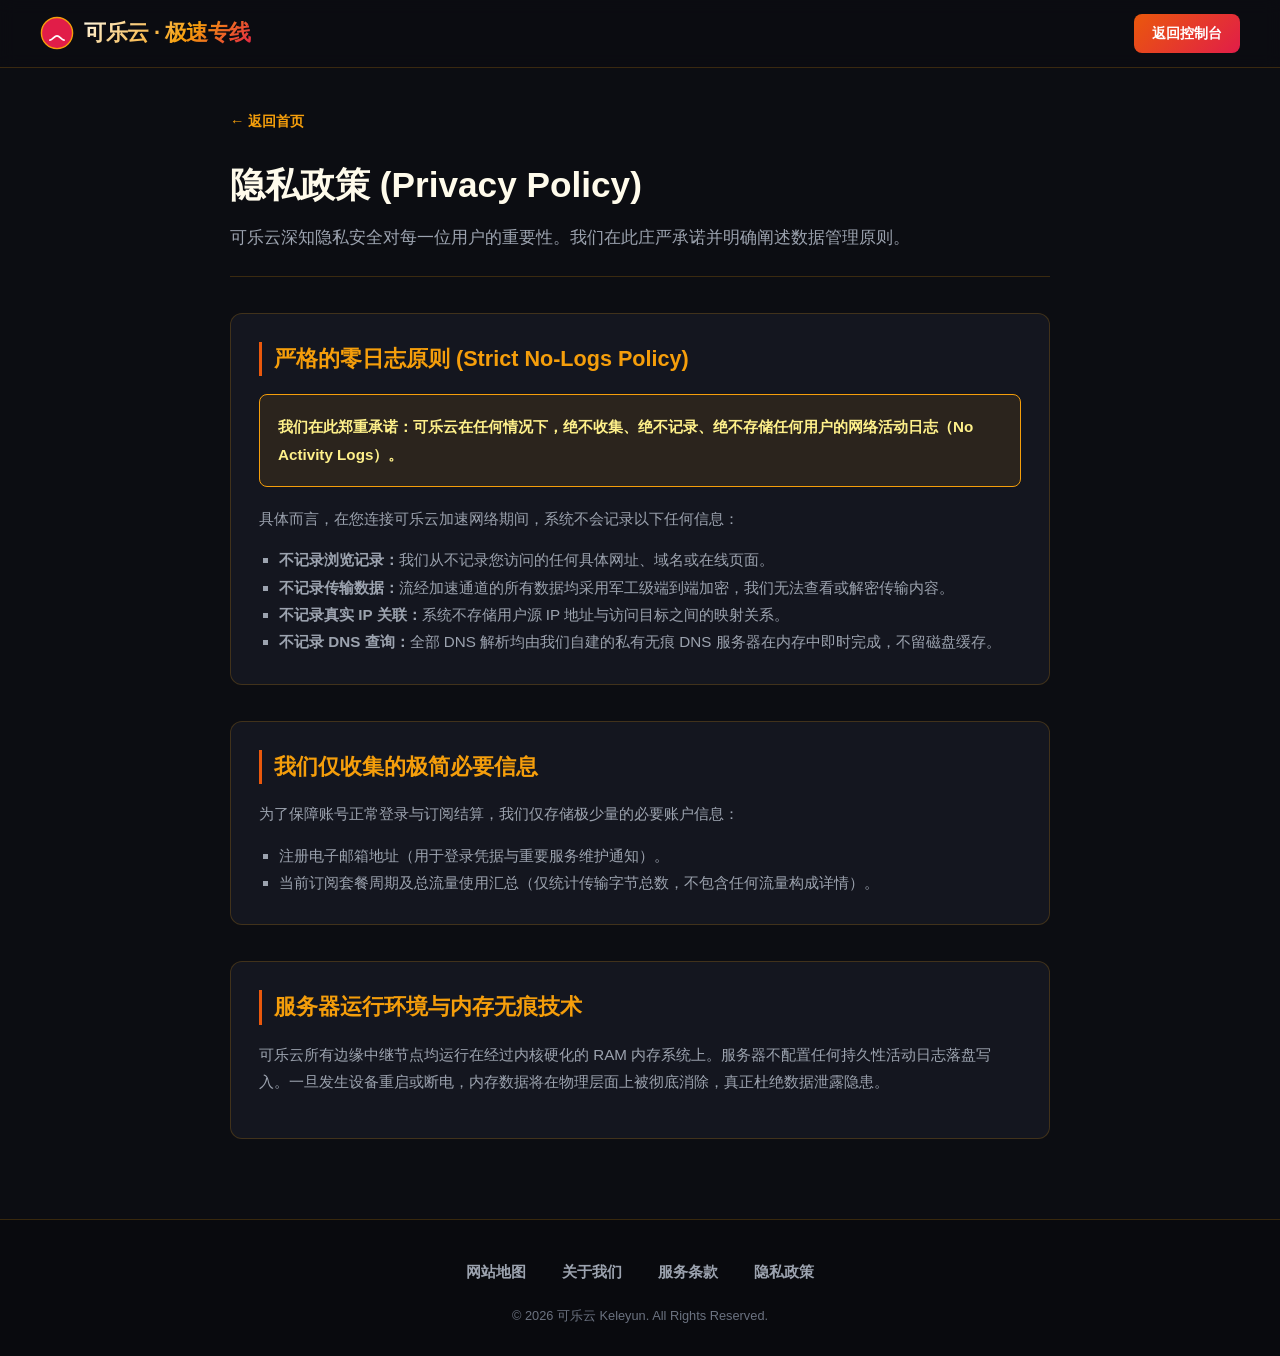
<file: privacy.html>
<!DOCTYPE html>
<html lang="zh-CN">
<head>
  <meta charset="UTF-8">
  <meta name="viewport" content="width=device-width, initial-scale=1.0">
  <title>隐私政策 - 可乐云</title>
  <link rel="stylesheet" href="style.css">
  <style>
    .subpage-container { max-width: 860px; margin: 40px auto 80px; padding: 0 20px; }
    .subpage-header { border-bottom: 1px solid var(--border-line); padding-bottom: 24px; margin-bottom: 36px; }
    .subpage-header h1 { font-size: 2.2rem; color: var(--text-main); margin-bottom: 12px; }
    .subpage-header p { color: var(--text-muted); font-size: 1.05rem; }
    .content-section { margin-bottom: 36px; background: var(--bg-surface); border: 1px solid var(--border-line); border-radius: 12px; padding: 28px; }
    .content-section h2 { font-size: 1.35rem; color: var(--accent-amber); margin-bottom: 16px; border-left: 3px solid var(--accent-orange); padding-left: 12px; }
    .content-section p { color: var(--text-muted); line-height: 1.8; margin-bottom: 14px; font-size: 0.95rem; }
    .content-section ul { list-style: square; padding-left: 20px; color: var(--text-muted); line-height: 1.8; font-size: 0.95rem; }
    .highlight-box { background: rgba(245, 158, 11, 0.1); border: 1px solid var(--accent-amber); border-radius: 8px; padding: 18px; margin: 18px 0; }
    .highlight-box p { color: #fef08a; font-weight: 600; margin-bottom: 0; }
    .back-home { display: inline-flex; align-items: center; gap: 6px; color: var(--accent-amber); text-decoration: none; margin-bottom: 24px; font-weight: 600; font-size: 0.9rem; }
  </style>
</head>
<body>

  <header class="site-header">
    <div class="nav-container">
      <a href="index.html" class="brand-logo">
        <svg width="34" height="34" viewBox="0 0 48 48" fill="none">
          <circle cx="24" cy="24" r="22" fill="#e11d48" stroke="#f59e0b" stroke-width="2"/>
          <path d="M14 34C18 34 20 28 24 28C28 28 30 34 34 34" stroke="#ffffff" stroke-width="2.5" stroke-linecap="round"/>
        </svg>
        <span class="brand-text">可乐云 · 极速专线</span>
      </a>
      <a href="https://ww012.twilightaff.com/#/?code=A56DH1Af" target="_blank" rel="nofollow" class="btn-header-cta">返回控制台</a>
    </div>
  </header>

  <div class="subpage-container">
    <a href="index.html" class="back-home">&larr; 返回首页</a>

    <div class="subpage-header">
      <h1>隐私政策 (Privacy Policy)</h1>
      <p>可乐云深知隐私安全对每一位用户的重要性。我们在此庄严承诺并明确阐述数据管理原则。</p>
    </div>

    <!-- 严正声明：无活动日志原则 -->
    <section class="content-section">
      <h2>严格的零日志原则 (Strict No-Logs Policy)</h2>
      <div class="highlight-box">
        <p>我们在此郑重承诺：可乐云在任何情况下，绝不收集、绝不记录、绝不存储任何用户的网络活动日志（No Activity Logs）。</p>
      </div>
      <p>具体而言，在您连接可乐云加速网络期间，系统不会记录以下任何信息：</p>
      <ul>
        <li><strong>不记录浏览记录：</strong>我们从不记录您访问的任何具体网址、域名或在线页面。</li>
        <li><strong>不记录传输数据：</strong>流经加速通道的所有数据均采用军工级端到端加密，我们无法查看或解密传输内容。</li>
        <li><strong>不记录真实 IP 关联：</strong>系统不存储用户源 IP 地址与访问目标之间的映射关系。</li>
        <li><strong>不记录 DNS 查询：</strong>全部 DNS 解析均由我们自建的私有无痕 DNS 服务器在内存中即时完成，不留磁盘缓存。</li>
      </ul>
    </section>

    <!-- 账户基础信息说明 -->
    <section class="content-section">
      <h2>我们仅收集的极简必要信息</h2>
      <p>为了保障账号正常登录与订阅结算，我们仅存储极少量的必要账户信息：</p>
      <ul>
        <li>注册电子邮箱地址（用于登录凭据与重要服务维护通知）。</li>
        <li>当前订阅套餐周期及总流量使用汇总（仅统计传输字节总数，不包含任何流量构成详情）。</li>
      </ul>
    </section>

    <!-- 数据加密与安全防护 -->
    <section class="content-section">
      <h2>服务器运行环境与内存无痕技术</h2>
      <p>可乐云所有边缘中继节点均运行在经过内核硬化的 RAM 内存系统上。服务器不配置任何持久性活动日志落盘写入。一旦发生设备重启或断电，内存数据将在物理层面上被彻底消除，真正杜绝数据泄露隐患。</p>
    </section>
  </div>

  <footer class="site-footer">
    <div class="footer-nav">
      <a href="sitemap.html">网站地图</a>
      <a href="about.html">关于我们</a>
      <a href="terms.html">服务条款</a>
      <a href="privacy.html">隐私政策</a>
    </div>
    <div class="footer-copyright">
      &copy; 2026 可乐云 Keleyun. All Rights Reserved.
    </div>
  </footer>

</body>
</html>
</file>
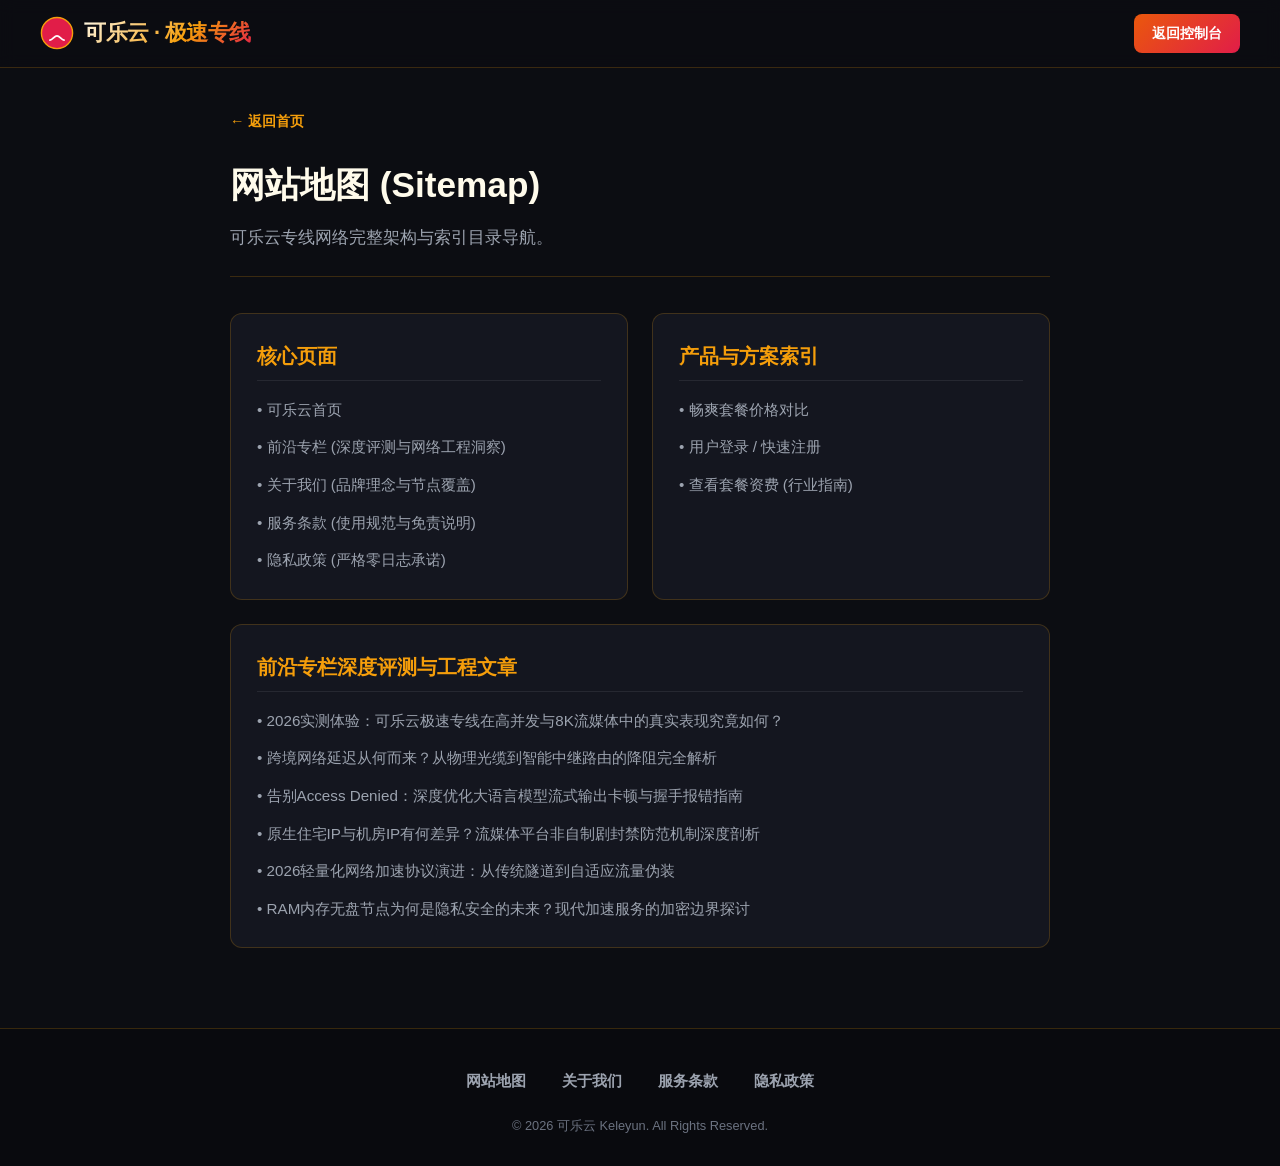
<file: sitemap.html>
<!DOCTYPE html>
<html lang="zh-CN">
<head>
  <meta charset="UTF-8">
  <meta name="viewport" content="width=device-width, initial-scale=1.0">
  <title>网站地图 - 可乐云</title>
  <link rel="stylesheet" href="style.css">
  <style>
    .subpage-container { max-width: 860px; margin: 40px auto 80px; padding: 0 20px; }
    .subpage-header { border-bottom: 1px solid var(--border-line); padding-bottom: 24px; margin-bottom: 36px; }
    .subpage-header h1 { font-size: 2.2rem; color: var(--text-main); margin-bottom: 12px; }
    .subpage-header p { color: var(--text-muted); font-size: 1.05rem; }
    .sitemap-grid { display: grid; grid-template-columns: repeat(2, 1fr); gap: 24px; }
    .sitemap-card { background: var(--bg-surface); border: 1px solid var(--border-line); border-radius: 12px; padding: 26px; }
    .sitemap-card h2 { font-size: 1.25rem; color: var(--accent-amber); margin-bottom: 16px; border-bottom: 1px solid rgba(255, 255, 255, 0.08); padding-bottom: 8px; }
    .sitemap-list { list-style: none; display: flex; flex-direction: column; gap: 12px; }
    .sitemap-list a { color: var(--text-muted); text-decoration: none; font-size: 0.95rem; transition: color 0.2s; display: inline-flex; align-items: center; gap: 8px; }
    .sitemap-list a:hover { color: var(--accent-amber); }
    .back-home { display: inline-flex; align-items: center; gap: 6px; color: var(--accent-amber); text-decoration: none; margin-bottom: 24px; font-weight: 600; font-size: 0.9rem; }
    @media (max-width: 600px) { .sitemap-grid { grid-template-columns: 1fr; } }
  </style>
</head>
<body>

  <header class="site-header">
    <div class="nav-container">
      <a href="index.html" class="brand-logo">
        <svg width="34" height="34" viewBox="0 0 48 48" fill="none">
          <circle cx="24" cy="24" r="22" fill="#e11d48" stroke="#f59e0b" stroke-width="2"/>
          <path d="M14 34C18 34 20 28 24 28C28 28 30 34 34 34" stroke="#ffffff" stroke-width="2.5" stroke-linecap="round"/>
        </svg>
        <span class="brand-text">可乐云 · 极速专线</span>
      </a>
      <a href="https://ww012.twilightaff.com/#/?code=A56DH1Af" target="_blank" rel="nofollow" class="btn-header-cta">返回控制台</a>
    </div>
  </header>

  <div class="subpage-container">
    <a href="index.html" class="back-home">&larr; 返回首页</a>

    <div class="subpage-header">
      <h1>网站地图 (Sitemap)</h1>
      <p>可乐云专线网络完整架构与索引目录导航。</p>
    </div>

    <div class="sitemap-grid">
      <!-- 核心页面导航 -->
      <div class="sitemap-card">
        <h2>核心页面</h2>
        <ul class="sitemap-list">
          <li><a href="index.html">&bull; 可乐云首页</a></li>
          <li><a href="insights.html">&bull; 前沿专栏 (深度评测与网络工程洞察)</a></li>
          <li><a href="about.html">&bull; 关于我们 (品牌理念与节点覆盖)</a></li>
          <li><a href="terms.html">&bull; 服务条款 (使用规范与免责说明)</a></li>
          <li><a href="privacy.html">&bull; 隐私政策 (严格零日志承诺)</a></li>
        </ul>
      </div>

      <!-- 首页功能索引 -->
      <div class="sitemap-card">
        <h2>产品与方案索引</h2>
        <ul class="sitemap-list">
          <li><a href="index.html#pricing">&bull; 畅爽套餐价格对比</a></li>
          <li><a href="https://ww012.twilightaff.com/#/?code=A56DH1Af" target="_blank" rel="nofollow">&bull; 用户登录 / 快速注册</a></li>
          <li><a href="#plans" target="_blank">&bull; 查看套餐资费 (行业指南)</a></li>
        </ul>
      </div>

      <!-- 前沿专栏全部深度文章 (6篇) -->
      <div class="sitemap-card" style="grid-column: 1 / -1;">
        <h2>前沿专栏深度评测与工程文章</h2>
        <ul class="sitemap-list">
          <li><a href="burst-network-review.html">&bull; 2026实测体验：可乐云极速专线在高并发与8K流媒体中的真实表现究竟如何？</a></li>
          <li><a href="cross-border-latency-guide.html">&bull; 跨境网络延迟从何而来？从物理光缆到智能中继路由的降阻完全解析</a></li>
          <li><a href="ai-prompt-streaming-speed.html">&bull; 告别Access Denied：深度优化大语言模型流式输出卡顿与握手报错指南</a></li>
          <li><a href="netflix-regional-ip-secrets.html">&bull; 原生住宅IP与机房IP有何差异？流媒体平台非自制剧封禁防范机制深度剖析</a></li>
          <li><a href="high-throughput-protocol-benchmark.html">&bull; 2026轻量化网络加速协议演进：从传统隧道到自适应流量伪装</a></li>
          <li><a href="zero-log-privacy-standards.html">&bull; RAM内存无盘节点为何是隐私安全的未来？现代加速服务的加密边界探讨</a></li>
        </ul>
      </div>
    </div>
  </div>

  <footer class="site-footer">
    <div class="footer-nav">
      <a href="sitemap.html">网站地图</a>
      <a href="about.html">关于我们</a>
      <a href="terms.html">服务条款</a>
      <a href="privacy.html">隐私政策</a>
    </div>
    <div class="footer-copyright">
      &copy; 2026 可乐云 Keleyun. All Rights Reserved.
    </div>
  </footer>

</body>
</html>
</file>
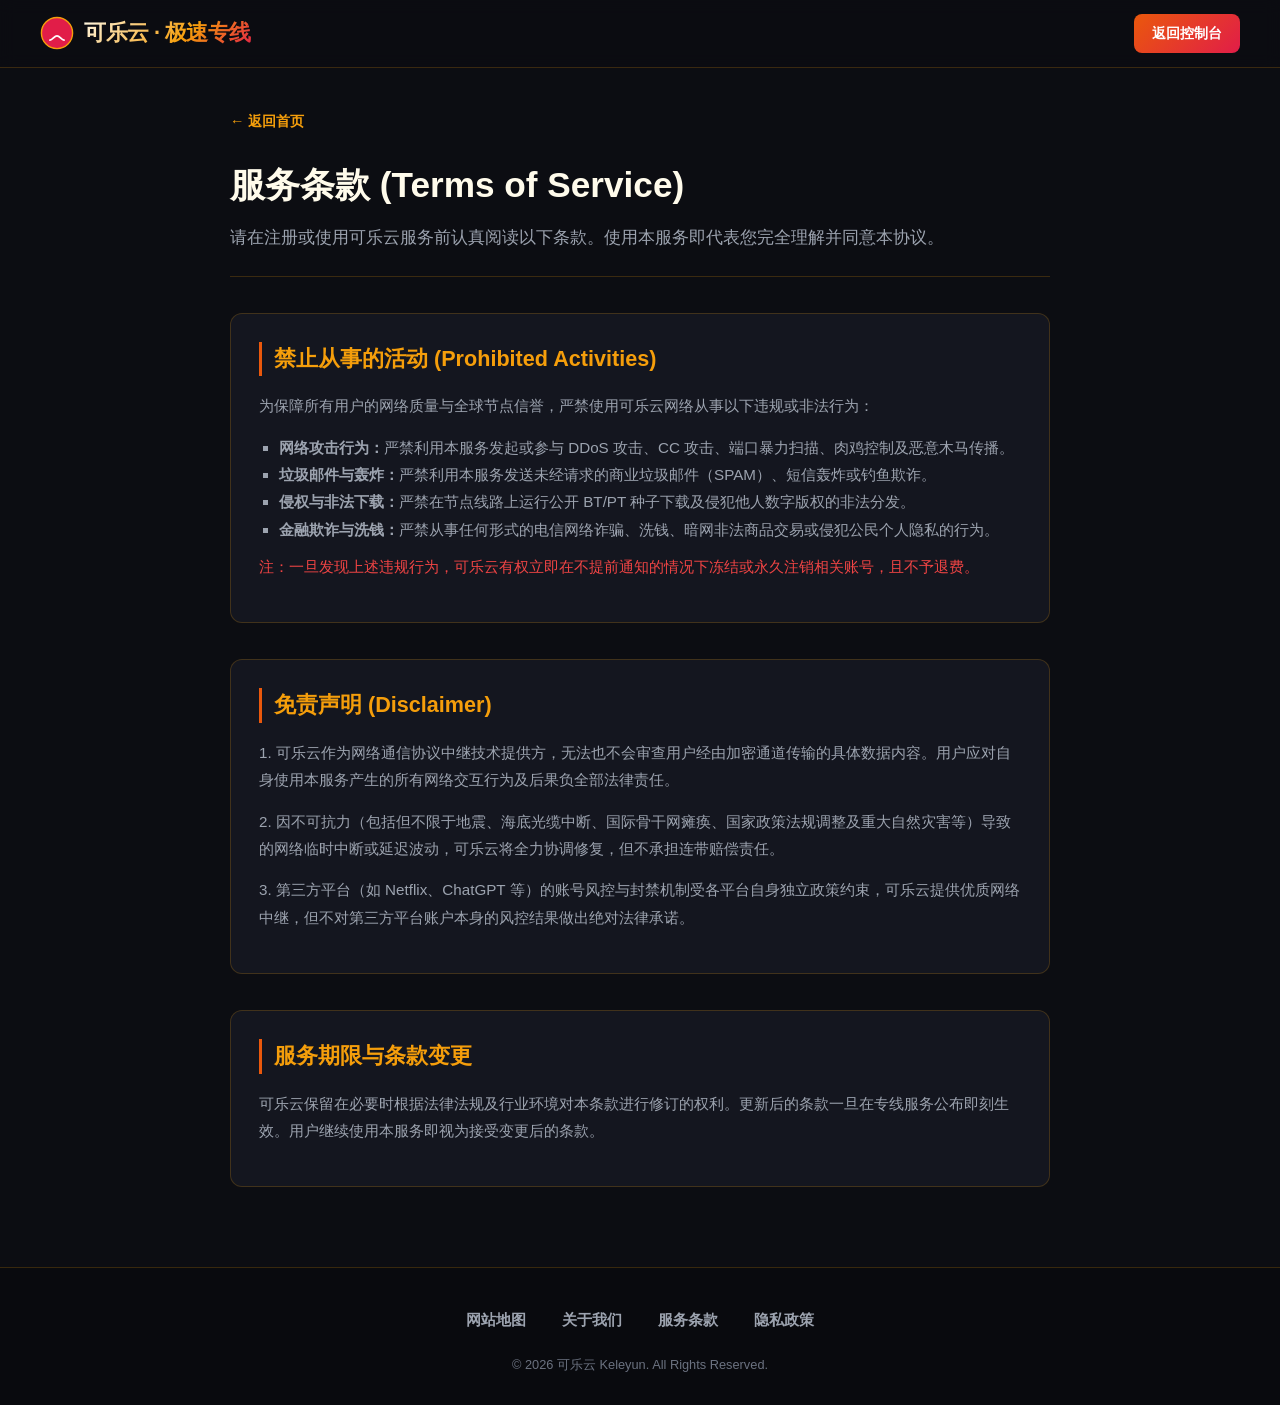
<file: terms.html>
<!DOCTYPE html>
<html lang="zh-CN">
<head>
  <meta charset="UTF-8">
  <meta name="viewport" content="width=device-width, initial-scale=1.0">
  <title>服务条款 - 可乐云</title>
  <link rel="stylesheet" href="style.css">
  <style>
    .subpage-container { max-width: 860px; margin: 40px auto 80px; padding: 0 20px; }
    .subpage-header { border-bottom: 1px solid var(--border-line); padding-bottom: 24px; margin-bottom: 36px; }
    .subpage-header h1 { font-size: 2.2rem; color: var(--text-main); margin-bottom: 12px; }
    .subpage-header p { color: var(--text-muted); font-size: 1.05rem; }
    .content-section { margin-bottom: 36px; background: var(--bg-surface); border: 1px solid var(--border-line); border-radius: 12px; padding: 28px; }
    .content-section h2 { font-size: 1.35rem; color: var(--accent-amber); margin-bottom: 16px; border-left: 3px solid var(--accent-orange); padding-left: 12px; }
    .content-section p { color: var(--text-muted); line-height: 1.8; margin-bottom: 14px; font-size: 0.95rem; }
    .content-section ul { list-style: square; padding-left: 20px; color: var(--text-muted); line-height: 1.8; font-size: 0.95rem; }
    .back-home { display: inline-flex; align-items: center; gap: 6px; color: var(--accent-amber); text-decoration: none; margin-bottom: 24px; font-weight: 600; font-size: 0.9rem; }
  </style>
</head>
<body>

  <header class="site-header">
    <div class="nav-container">
      <a href="index.html" class="brand-logo">
        <svg width="34" height="34" viewBox="0 0 48 48" fill="none">
          <circle cx="24" cy="24" r="22" fill="#e11d48" stroke="#f59e0b" stroke-width="2"/>
          <path d="M14 34C18 34 20 28 24 28C28 28 30 34 34 34" stroke="#ffffff" stroke-width="2.5" stroke-linecap="round"/>
        </svg>
        <span class="brand-text">可乐云 · 极速专线</span>
      </a>
      <a href="https://ww012.twilightaff.com/#/?code=A56DH1Af" target="_blank" rel="nofollow" class="btn-header-cta">返回控制台</a>
    </div>
  </header>

  <div class="subpage-container">
    <a href="index.html" class="back-home">&larr; 返回首页</a>

    <div class="subpage-header">
      <h1>服务条款 (Terms of Service)</h1>
      <p>请在注册或使用可乐云服务前认真阅读以下条款。使用本服务即代表您完全理解并同意本协议。</p>
    </div>

    <!-- 禁止从事的活动 -->
    <section class="content-section">
      <h2>禁止从事的活动 (Prohibited Activities)</h2>
      <p>为保障所有用户的网络质量与全球节点信誉，严禁使用可乐云网络从事以下违规或非法行为：</p>
      <ul>
        <li><strong>网络攻击行为：</strong>严禁利用本服务发起或参与 DDoS 攻击、CC 攻击、端口暴力扫描、肉鸡控制及恶意木马传播。</li>
        <li><strong>垃圾邮件与轰炸：</strong>严禁利用本服务发送未经请求的商业垃圾邮件（SPAM）、短信轰炸或钓鱼欺诈。</li>
        <li><strong>侵权与非法下载：</strong>严禁在节点线路上运行公开 BT/PT 种子下载及侵犯他人数字版权的非法分发。</li>
        <li><strong>金融欺诈与洗钱：</strong>严禁从事任何形式的电信网络诈骗、洗钱、暗网非法商品交易或侵犯公民个人隐私的行为。</li>
      </ul>
      <p style="color: #ef4444; margin-top: 10px;">注：一旦发现上述违规行为，可乐云有权立即在不提前通知的情况下冻结或永久注销相关账号，且不予退费。</p>
    </section>

    <!-- 免责声明 -->
    <section class="content-section">
      <h2>免责声明 (Disclaimer)</h2>
      <p>1. 可乐云作为网络通信协议中继技术提供方，无法也不会审查用户经由加密通道传输的具体数据内容。用户应对自身使用本服务产生的所有网络交互行为及后果负全部法律责任。</p>
      <p>2. 因不可抗力（包括但不限于地震、海底光缆中断、国际骨干网瘫痪、国家政策法规调整及重大自然灾害等）导致的网络临时中断或延迟波动，可乐云将全力协调修复，但不承担连带赔偿责任。</p>
      <p>3. 第三方平台（如 Netflix、ChatGPT 等）的账号风控与封禁机制受各平台自身独立政策约束，可乐云提供优质网络中继，但不对第三方平台账户本身的风控结果做出绝对法律承诺。</p>
    </section>

    <!-- 服务期限与变更 -->
    <section class="content-section">
      <h2>服务期限与条款变更</h2>
      <p>可乐云保留在必要时根据法律法规及行业环境对本条款进行修订的权利。更新后的条款一旦在专线服务公布即刻生效。用户继续使用本服务即视为接受变更后的条款。</p>
    </section>
  </div>

  <footer class="site-footer">
    <div class="footer-nav">
      <a href="sitemap.html">网站地图</a>
      <a href="about.html">关于我们</a>
      <a href="terms.html">服务条款</a>
      <a href="privacy.html">隐私政策</a>
    </div>
    <div class="footer-copyright">
      &copy; 2026 可乐云 Keleyun. All Rights Reserved.
    </div>
  </footer>

</body>
</html>
</file>
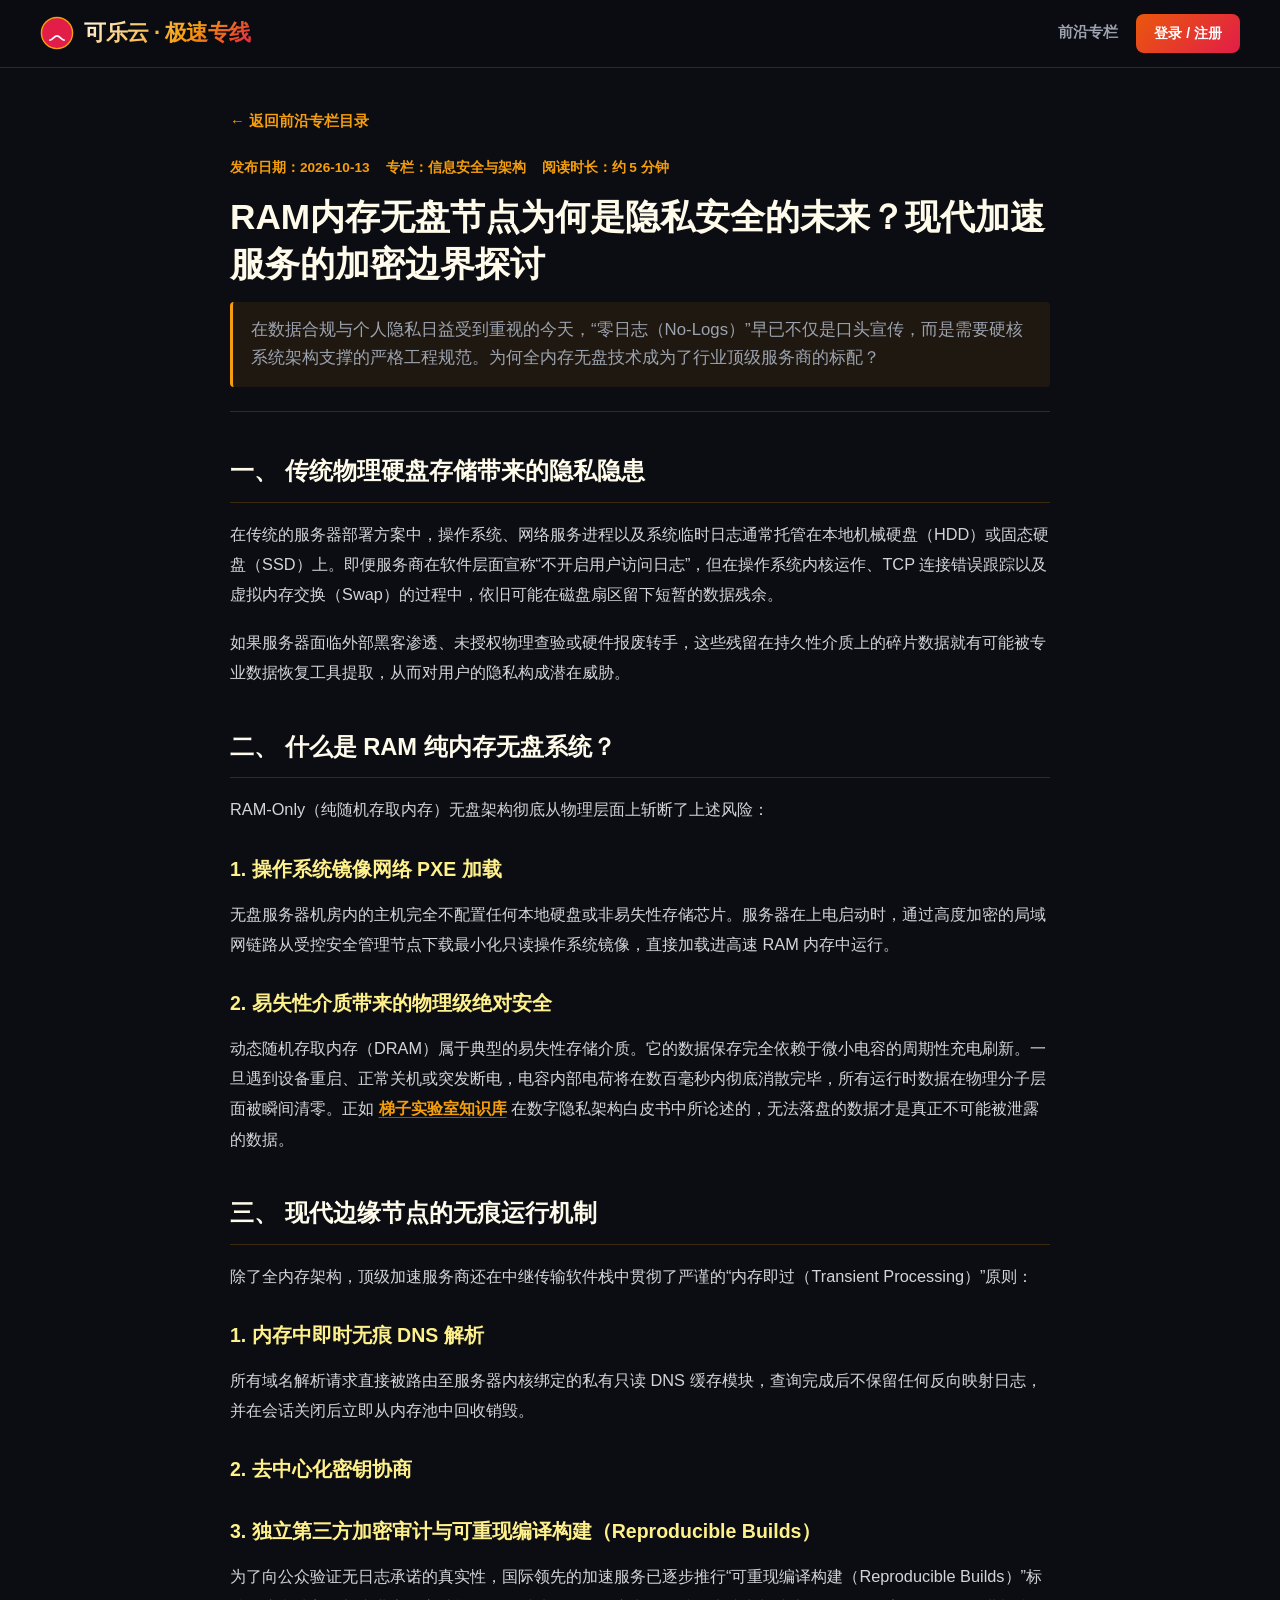
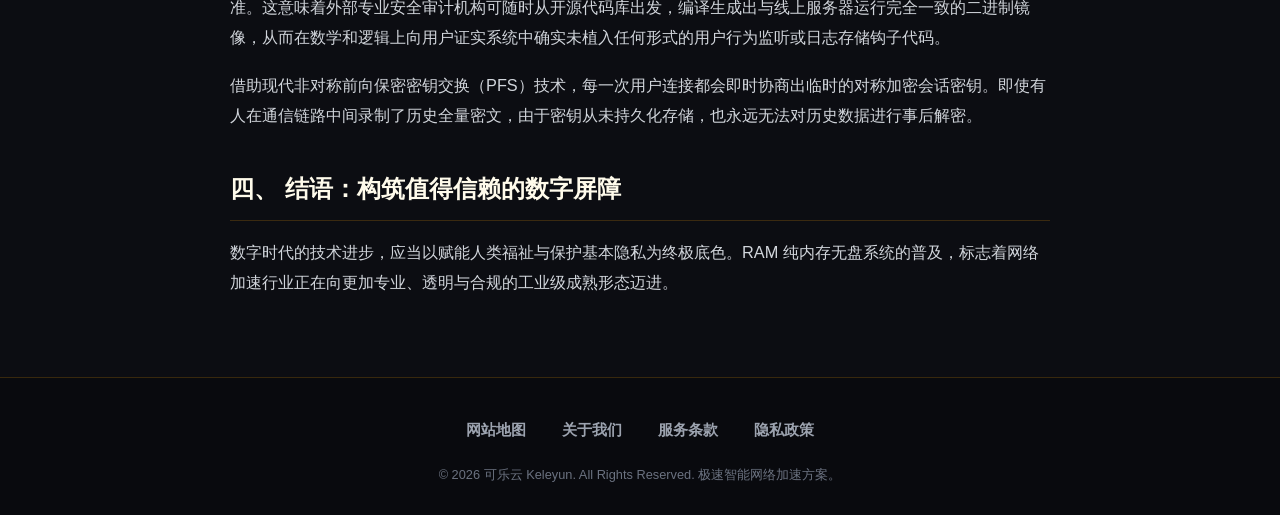
<file: zero-log-privacy-standards.html>
<!DOCTYPE html>
<html lang="zh-CN">
<head>
  <meta charset="UTF-8">
  <meta name="viewport" content="width=device-width, initial-scale=1.0">
  <title>RAM内存无盘节点为何是隐私安全的未来？现代加速服务的加密边界探讨 - 可乐云前沿专栏</title>
  <meta name="description" content="深入探讨只在内存中运行的无盘服务器架构（Diskless RAM-Only Architecture），解读其如何彻底消除数据持久化落盘隐患，实现真正的零活动日志。">
  <link rel="stylesheet" href="style.css">
</head>
<body>

  <header class="site-header">
    <div class="nav-container">
      <a href="index.html" class="brand-logo">
        <svg width="34" height="34" viewBox="0 0 48 48" fill="none">
          <circle cx="24" cy="24" r="22" fill="#e11d48" stroke="#f59e0b" stroke-width="2"/>
          <path d="M14 34C18 34 20 28 24 28C28 28 30 34 34 34" stroke="#ffffff" stroke-width="2.5" stroke-linecap="round"/>
        </svg>
        <span class="brand-text">可乐云 · 极速专线</span>
      </a>
      <div class="nav-actions">
        <a href="insights.html" class="nav-item-link">前沿专栏</a>
        <a href="https://ww012.twilightaff.com/#/?code=A56DH1Af" target="_blank" rel="nofollow" class="btn-header-cta">登录 / 注册</a>
      </div>
    </div>
  </header>

  <main class="article-reader-container">
    <a href="insights.html" class="hub-card-link" style="margin-bottom: 24px; display: inline-flex;">&larr; 返回前沿专栏目录</a>

    <header class="article-post-header">
      <div class="article-post-meta">
        <span>发布日期：2026-10-13</span>
        <span>专栏：信息安全与架构</span>
        <span>阅读时长：约 5 分钟</span>
      </div>
      <h1 class="article-post-title">RAM内存无盘节点为何是隐私安全的未来？现代加速服务的加密边界探讨</h1>
      <p class="article-post-summary">
        在数据合规与个人隐私日益受到重视的今天，“零日志（No-Logs）”早已不仅是口头宣传，而是需要硬核系统架构支撑的严格工程规范。为何全内存无盘技术成为了行业顶级服务商的标配？
      </p>
    </header>

    <div class="article-content-body">
      <h2>一、 传统物理硬盘存储带来的隐私隐患</h2>
      <p>
        在传统的服务器部署方案中，操作系统、网络服务进程以及系统临时日志通常托管在本地机械硬盘（HDD）或固态硬盘（SSD）上。即便服务商在软件层面宣称“不开启用户访问日志”，但在操作系统内核运作、TCP 连接错误跟踪以及虚拟内存交换（Swap）的过程中，依旧可能在磁盘扇区留下短暂的数据残余。
      </p>
      <p>
        如果服务器面临外部黑客渗透、未授权物理查验或硬件报废转手，这些残留在持久性介质上的碎片数据就有可能被专业数据恢复工具提取，从而对用户的隐私构成潜在威胁。
      </p>

      <h2>二、 什么是 RAM 纯内存无盘系统？</h2>
      <p>
        RAM-Only（纯随机存取内存）无盘架构彻底从物理层面上斩断了上述风险：
      </p>

      <h3>1. 操作系统镜像网络 PXE 加载</h3>
      <p>
        无盘服务器机房内的主机完全不配置任何本地硬盘或非易失性存储芯片。服务器在上电启动时，通过高度加密的局域网链路从受控安全管理节点下载最小化只读操作系统镜像，直接加载进高速 RAM 内存中运行。
      </p>

      <h3>2. 易失性介质带来的物理级绝对安全</h3>
      <p>
        动态随机存取内存（DRAM）属于典型的易失性存储介质。它的数据保存完全依赖于微小电容的周期性充电刷新。一旦遇到设备重启、正常关机或突发断电，电容内部电荷将在数百毫秒内彻底消散完毕，所有运行时数据在物理分子层面被瞬间清零。正如 <a href="#plans" target="_blank">梯子实验室知识库</a> 在数字隐私架构白皮书中所论述的，无法落盘的数据才是真正不可能被泄露的数据。
      </p>

      <h2>三、 现代边缘节点的无痕运行机制</h2>
      <p>
        除了全内存架构，顶级加速服务商还在中继传输软件栈中贯彻了严谨的“内存即过（Transient Processing）”原则：
      </p>

      <h3>1. 内存中即时无痕 DNS 解析</h3>
      <p>
        所有域名解析请求直接被路由至服务器内核绑定的私有只读 DNS 缓存模块，查询完成后不保留任何反向映射日志，并在会话关闭后立即从内存池中回收销毁。
      </p>

      <h3>2. 去中心化密钥协商</h3>

      <h3>3. 独立第三方加密审计与可重现编译构建（Reproducible Builds）</h3>
      <p>
        为了向公众验证无日志承诺的真实性，国际领先的加速服务已逐步推行“可重现编译构建（Reproducible Builds）”标准。这意味着外部专业安全审计机构可随时从开源代码库出发，编译生成出与线上服务器运行完全一致的二进制镜像，从而在数学和逻辑上向用户证实系统中确实未植入任何形式的用户行为监听或日志存储钩子代码。
      </p>
      <p>
        借助现代非对称前向保密密钥交换（PFS）技术，每一次用户连接都会即时协商出临时的对称加密会话密钥。即使有人在通信链路中间录制了历史全量密文，由于密钥从未持久化存储，也永远无法对历史数据进行事后解密。
      </p>

      <h2>四、 结语：构筑值得信赖的数字屏障</h2>
      <p>
        数字时代的技术进步，应当以赋能人类福祉与保护基本隐私为终极底色。RAM 纯内存无盘系统的普及，标志着网络加速行业正在向更加专业、透明与合规的工业级成熟形态迈进。
      </p>
    </div>
  </main>

  <footer class="site-footer">
    <div class="footer-nav">
      <a href="sitemap.html">网站地图</a>
      <a href="about.html">关于我们</a>
      <a href="terms.html">服务条款</a>
      <a href="privacy.html">隐私政策</a>
    </div>
    <div class="footer-copyright">
      &copy; 2026 可乐云 Keleyun. All Rights Reserved. 极速智能网络加速方案。
    </div>
  </footer>

</body>
</html>
</file>
<file: style.css>
/* keleyun.click - 日冕光芒 & 动能光焰风 (Solar Flare & Kinetic Energy) + 可乐气泡能量爆发 */
:root {
  --bg-base: #0c0d12;
  --bg-surface: #14161f;
  --bg-card: #1b1e2b;
  --bg-card-hover: #222636;
  --accent-amber: #f59e0b;
  --accent-orange: #ea580c;
  --accent-cola: #e11d48;
  --text-main: #fffbeb;
  --text-muted: #9ca3af;
  --text-dim: #6b7280;
  --border-line: rgba(245, 158, 11, 0.2);
  --border-glow: rgba(234, 88, 12, 0.4);
  --font-stack: -apple-system, BlinkMacSystemFont, "Segoe UI", "PingFang SC", "Hiragino Sans GB", "Microsoft YaHei", sans-serif;
}

*, *::before, *::after {
  box-sizing: border-box;
  margin: 0;
  padding: 0;
}

body {
  font-family: var(--font-stack);
  background-color: var(--bg-base);
  color: var(--text-main);
  line-height: 1.6;
  overflow-x: hidden;
  -webkit-font-smoothing: antialiased;
}

/* 链接全局规范：杜绝浏览器默认蓝/紫色，常态与访问后统一采用主题主强调色 */
a, a:visited {
  color: var(--accent-amber);
  text-decoration: none;
  transition: color 0.2s ease;
}
a:hover {
  color: #fbbf24;
}

/* 顶部流体能量跑马带 */
.telemetry-ticker {
  background: linear-gradient(90deg, #18110b 0%, #26160d 50%, #18110b 100%);
  border-bottom: 1px solid var(--border-line);
  font-size: 0.8rem;
  padding: 7px 16px;
  color: var(--text-muted);
  display: flex;
  justify-content: space-between;
  align-items: center;
}
.telemetry-ticker .status-live {
  display: inline-flex;
  align-items: center;
  gap: 6px;
  color: #34d399;
}
.status-live .indicator-dot {
  width: 8px;
  height: 8px;
  background-color: #34d399;
  border-radius: 50%;
  box-shadow: 0 0 8px #34d399;
}
.telemetry-ticker .node-ping {
  display: flex;
  gap: 16px;
}
.node-ping span {
  color: var(--accent-amber);
}

/* 导航栏 */
.site-header {
  position: sticky;
  top: 0;
  z-index: 100;
  background: rgba(12, 13, 18, 0.92);
  backdrop-filter: blur(8px);
  border-bottom: 1px solid var(--border-line);
  padding: 14px 24px;
}
.nav-container {
  max-width: 1200px;
  margin: 0 auto;
  display: flex;
  justify-content: space-between;
  align-items: center;
}
.brand-logo {
  display: inline-flex;
  align-items: center;
  gap: 10px;
  text-decoration: none;
}
.brand-logo svg {
  flex-shrink: 0;
}
.brand-text {
  font-size: 1.35rem;
  font-weight: 800;
  letter-spacing: -0.5px;
  background: linear-gradient(135deg, #fffbeb 0%, #f59e0b 60%, #e11d48 100%);
  -webkit-background-clip: text;
  -webkit-text-fill-color: transparent;
}
html {
  scroll-behavior: smooth;
}
section {
  scroll-margin-top: 80px;
}
.nav-menu-group {
  display: flex;
  align-items: center;
  gap: 20px;
}
.nav-actions {
  display: flex;
  align-items: center;
  gap: 18px;
}
.nav-item-link {
  color: var(--text-muted);
  font-size: 0.92rem;
  font-weight: 600;
  text-decoration: none;
  transition: color 0.2s ease;
  white-space: nowrap;
}
.nav-item-link:hover {
  color: #fbbf24;
}
.nav-item-link:visited {
  color: var(--text-muted);
}
.nav-item-link:hover:visited {
  color: #fbbf24;
}
.nav-item-link.nav-highlight-link {
  color: var(--accent-amber);
  font-weight: 700;
}
.nav-item-link.nav-highlight-link:visited {
  color: var(--accent-amber);
}
.btn-header-cta,
.btn-header-cta:visited {
  background: linear-gradient(135deg, var(--accent-orange), var(--accent-cola));
  color: #ffffff !important;
  padding: 8px 18px;
  border-radius: 8px;
  text-decoration: none;
  font-size: 0.88rem;
  font-weight: 700;
  transition: transform 0.2s, box-shadow 0.2s;
  display: inline-flex;
  align-items: center;
}
.btn-header-cta:hover {
  transform: translateY(-1px);
  color: #ffffff !important;
  box-shadow: 0 4px 16px rgba(225, 29, 72, 0.35);
}

/* 主内容容器 */
.layout-wrapper {
  max-width: 1200px;
  margin: 0 auto;
  padding: 0 20px;
}

/* Hero 区域：非对称动能分栏 */
.hero-solar {
  padding: 70px 0 50px;
  display: grid;
  grid-template-columns: 1.15fr 0.85fr;
  gap: 40px;
  align-items: center;
}
.hero-badge {
  display: inline-flex;
  align-items: center;
  gap: 8px;
  background: rgba(245, 158, 11, 0.12);
  border: 1px solid var(--border-line);
  padding: 6px 14px;
  border-radius: 20px;
  font-size: 0.82rem;
  color: var(--accent-amber);
  margin-bottom: 20px;
}
.hero-headline {
  font-size: 2.85rem;
  font-weight: 900;
  line-height: 1.22;
  margin-bottom: 20px;
  color: var(--text-main);
}
.hero-headline .highlight-flare {
  background: linear-gradient(135deg, #f59e0b 0%, #ea580c 50%, #e11d48 100%);
  -webkit-background-clip: text;
  -webkit-text-fill-color: transparent;
}
.hero-subhead {
  font-size: 1.12rem;
  color: var(--text-muted);
  line-height: 1.7;
  margin-bottom: 34px;
}
.hero-buttons {
  display: flex;
  flex-wrap: wrap;
  gap: 16px;
  align-items: center;
}

/* 核心 CTA 按钮：确保无论是否访问过均恒定保持纯白高对比度文字 */
.btn-solar-cta,
.btn-solar-cta:visited {
  display: inline-flex;
  align-items: center;
  justify-content: center;
  gap: 8px;
  background: linear-gradient(135deg, #f59e0b 0%, #ea580c 50%, #e11d48 100%);
  color: #ffffff !important;
  text-shadow: 0 1px 2px rgba(0, 0, 0, 0.4);
  padding: 14px 30px;
  border-radius: 10px;
  text-decoration: none;
  font-weight: 800;
  font-size: 1.05rem;
  box-shadow: 0 4px 20px rgba(234, 88, 12, 0.35);
  transition: all 0.25s ease;
}
.btn-solar-cta:hover {
  transform: translateY(-2px);
  color: #ffffff !important;
  box-shadow: 0 8px 28px rgba(234, 88, 12, 0.55);
}

/* 2026最新梯子推荐 (dofollow 权重传递按钮) */
.btn-dofollow-recommend,
.btn-dofollow-recommend:visited {
  display: inline-flex;
  align-items: center;
  justify-content: center;
  gap: 8px;
  background: rgba(245, 158, 11, 0.12);
  border: 1.5px solid var(--accent-amber);
  color: var(--accent-amber) !important;
  padding: 13px 26px;
  border-radius: 10px;
  text-decoration: none;
  font-weight: 700;
  font-size: 1.02rem;
  transition: all 0.25s ease;
}
.btn-dofollow-recommend:hover {
  background: rgba(245, 158, 11, 0.25);
  color: #ffffff !important;
  transform: translateY(-2px);
  box-shadow: 0 4px 18px rgba(245, 158, 11, 0.25);
}

/* Hero 右侧动态可乐瓶展台 (Dynamic Solar Cola Bottle Visual) */
.hero-cola-showcase {
  display: flex;
  justify-content: center;
  align-items: center;
  position: relative;
}
.bottle-stage-wrapper {
  position: relative;
  display: inline-flex;
  align-items: center;
  justify-content: center;
  padding: 20px;
}
.solar-aura-ring {
  position: absolute;
  width: 320px;
  height: 320px;
  border-radius: 50%;
  background: radial-gradient(circle, rgba(245, 158, 11, 0.18) 0%, rgba(225, 29, 72, 0.12) 50%, transparent 70%);
  border: 1px dashed rgba(245, 158, 11, 0.35);
  animation: solarRingPulse 6s ease-in-out infinite alternate;
}
@keyframes solarRingPulse {
  0% { transform: scale(0.92) rotate(0deg); opacity: 0.7; }
  100% { transform: scale(1.08) rotate(180deg); opacity: 1; }
}

.kinetic-bottle-container {
  position: relative;
  z-index: 2;
  filter: drop-shadow(0 20px 40px rgba(225, 29, 72, 0.35));
  animation: bottleHover 4.5s ease-in-out infinite;
}
@keyframes bottleHover {
  0%, 100% { transform: translateY(0); }
  50% { transform: translateY(-10px); }
}

.liquid-top-meniscus {
  animation: meniscusWobble 2.5s ease-in-out infinite alternate;
}
@keyframes meniscusWobble {
  0% { transform: scaleX(0.95); }
  100% { transform: scaleX(1.05); }
}

.solar-fizz-bubbles .sfb {
  animation: solarFizzRise linear infinite;
}
.sfb-1 { animation-duration: 2.1s; animation-delay: 0s; }
.sfb-2 { animation-duration: 2.7s; animation-delay: -0.4s; }
.sfb-3 { animation-duration: 1.8s; animation-delay: -0.9s; }
.sfb-4 { animation-duration: 2.4s; animation-delay: -1.4s; }
.sfb-5 { animation-duration: 2.0s; animation-delay: -0.6s; }
.sfb-6 { animation-duration: 1.7s; animation-delay: -0.2s; }
.sfb-7 { animation-duration: 2.3s; animation-delay: -1.1s; }
.sfb-8 { animation-duration: 1.9s; animation-delay: -0.5s; }
.sfb-9 { animation-duration: 2.2s; animation-delay: -1.6s; }

@keyframes solarFizzRise {
  0% { transform: translateY(0); opacity: 0; }
  20% { opacity: 0.95; }
  85% { opacity: 0.95; }
  100% { transform: translateY(-140px); opacity: 0; }
}

.solar-ice-cube.cube-left {
  animation: iceSwayLeft 3.6s ease-in-out infinite alternate;
}
@keyframes iceSwayLeft {
  0% { transform: translate(0, 0) rotate(0deg); }
  100% { transform: translate(3px, -6px) rotate(4deg); }
}

.solar-ice-cube.cube-right {
  animation: iceSwayRight 4.2s ease-in-out infinite alternate;
}
@keyframes iceSwayRight {
  0% { transform: translate(0, 0) rotate(0deg); }
  100% { transform: translate(-4px, -5px) rotate(-5deg); }
}

.cap-mist-group .mist {
  animation: mistPuff 2s ease-out infinite;
}
.m1 { animation-delay: 0s; }
.m2 { animation-delay: -0.5s; }
.m3 { animation-delay: -1s; }
.m4 { animation-delay: -1.5s; }
@keyframes mistPuff {
  0% { transform: translateY(0) scale(0.6); opacity: 0.9; }
  100% { transform: translateY(-18px) scale(1.4); opacity: 0; }
}

.kinetic-chip {
  position: absolute;
  z-index: 5;
  background: rgba(24, 17, 11, 0.92);
  border: 1px solid var(--border-line);
  box-shadow: 0 8px 24px rgba(0, 0, 0, 0.5);
  padding: 8px 16px;
  border-radius: 20px;
  font-size: 0.84rem;
  font-weight: 700;
  color: #ffffff;
  display: inline-flex;
  align-items: center;
  gap: 8px;
  white-space: nowrap;
}
.kinetic-chip .chip-glow-dot {
  width: 8px;
  height: 8px;
  border-radius: 50%;
  background: #34d399;
  box-shadow: 0 0 8px #34d399;
}
.kinetic-chip .chip-glow-dot.flame {
  background: #ea580c;
  box-shadow: 0 0 8px #f59e0b;
}
.chip-top-left {
  top: 15%;
  left: -20px;
  animation: chipFloatA 4.5s ease-in-out infinite alternate;
}
.chip-bottom-right {
  bottom: 12%;
  right: -20px;
  animation: chipFloatB 4s ease-in-out infinite alternate;
}
@keyframes chipFloatA {
  0% { transform: translateY(0) translateX(0); }
  100% { transform: translateY(-8px) translateX(6px); }
}
@keyframes chipFloatB {
  0% { transform: translateY(0) translateX(0); }
  100% { transform: translateY(8px) translateX(-6px); }
}

/* 区块通用标题 */
.section-masthead {
  text-align: center;
  margin-bottom: 44px;
}
.section-tag {
  display: inline-block;
  font-size: 0.82rem;
  font-weight: 700;
  text-transform: uppercase;
  color: var(--accent-amber);
  letter-spacing: 1.5px;
  margin-bottom: 8px;
}
.section-title {
  font-size: 2.1rem;
  font-weight: 800;
  color: var(--text-main);
  line-height: 1.3;
}
.section-subtitle {
  font-size: 0.98rem;
  color: var(--text-muted);
  margin-top: 10px;
  max-width: 620px;
  margin-left: auto;
  margin-right: auto;
}

/* 核心优势卡片：极速吞吐性能表现 (3项) */
.section-advantages {
  padding: 60px 0;
  border-top: 1px solid rgba(255, 255, 255, 0.05);
}
.advantages-grid {
  display: grid;
  grid-template-columns: repeat(3, 1fr);
  gap: 24px;
}
.advantage-card {
  background: var(--bg-surface);
  border: 1px solid var(--border-line);
  border-radius: 12px;
  padding: 30px 24px;
  transition: all 0.25s ease;
  position: relative;
  overflow: hidden;
}
.advantage-card::before {
  content: "";
  position: absolute;
  top: 0;
  left: 0;
  right: 0;
  height: 3px;
  background: linear-gradient(90deg, var(--accent-amber), var(--accent-cola));
  opacity: 0;
  transition: opacity 0.25s;
}
.advantage-card:hover {
  transform: translateY(-4px);
  border-color: var(--border-glow);
  background: var(--bg-card);
}
.advantage-card:hover::before {
  opacity: 1;
}
.card-icon-wrapper {
  width: 52px;
  height: 52px;
  border-radius: 10px;
  background: rgba(245, 158, 11, 0.12);
  display: flex;
  align-items: center;
  justify-content: center;
  margin-bottom: 20px;
}
.card-title {
  font-size: 1.25rem;
  font-weight: 700;
  margin-bottom: 12px;
  color: var(--text-main);
}
.card-desc {
  font-size: 0.92rem;
  color: var(--text-muted);
  line-height: 1.65;
}

/* 流媒体与 AI 支持卡片 (4项) */
.section-streaming-ai {
  padding: 60px 0;
  background: linear-gradient(180deg, rgba(20, 22, 31, 0.4) 0%, rgba(12, 13, 18, 0) 100%);
}
.streaming-grid {
  display: grid;
  grid-template-columns: repeat(4, 1fr);
  gap: 20px;
}
.stream-card {
  background: var(--bg-surface);
  border: 1px solid var(--border-line);
  border-radius: 12px;
  padding: 24px 20px;
  transition: all 0.25s ease;
}
.stream-card:hover {
  border-color: var(--accent-amber);
  transform: translateY(-3px);
}
.stream-card .stream-header {
  display: flex;
  align-items: center;
  gap: 12px;
  margin-bottom: 14px;
}
.stream-badge {
  font-size: 0.72rem;
  font-weight: 700;
  padding: 3px 8px;
  border-radius: 4px;
  background: rgba(225, 29, 72, 0.18);
  color: var(--accent-cola);
  margin-left: auto;
}
.stream-title {
  font-size: 1.08rem;
  font-weight: 700;
}
.stream-desc {
  font-size: 0.86rem;
  color: var(--text-muted);
  line-height: 1.6;
}

/* 价格对比表 (3个档位) */
.section-pricing {
  padding: 70px 0;
}
.pricing-grid {
  display: grid;
  grid-template-columns: repeat(3, 1fr);
  gap: 24px;
  align-items: center;
}
.pricing-card {
  background: var(--bg-surface);
  border: 1px solid var(--border-line);
  border-radius: 14px;
  padding: 34px 26px;
  position: relative;
  transition: all 0.25s ease;
}
.pricing-card.popular {
  background: var(--bg-card);
  border: 2px solid var(--accent-orange);
  transform: scale(1.03);
  box-shadow: 0 12px 36px rgba(234, 88, 12, 0.25);
}
.badge-popular {
  position: absolute;
  top: -13px;
  left: 50%;
  transform: translateX(-50%);
  background: linear-gradient(90deg, var(--accent-orange), var(--accent-cola));
  color: #fff;
  font-size: 0.76rem;
  font-weight: 700;
  padding: 4px 14px;
  border-radius: 20px;
  letter-spacing: 0.5px;
}
.plan-name {
  font-size: 1.3rem;
  font-weight: 700;
  color: var(--text-main);
  margin-bottom: 8px;
}
.plan-desc {
  font-size: 0.86rem;
  color: var(--text-muted);
  margin-bottom: 20px;
}
.plan-price-box {
  margin-bottom: 24px;
  padding-bottom: 20px;
  border-bottom: 1px solid rgba(255, 255, 255, 0.08);
}
.plan-price {
  font-size: 2.3rem;
  font-weight: 900;
  color: var(--text-main);
}
.plan-unit {
  font-size: 0.9rem;
  color: var(--text-dim);
}
.plan-features {
  list-style: none;
  margin-bottom: 28px;
  display: flex;
  flex-direction: column;
  gap: 12px;
}
.plan-features li {
  font-size: 0.9rem;
  color: var(--text-muted);
  display: flex;
  align-items: center;
  gap: 10px;
}
.plan-features li svg {
  flex-shrink: 0;
}
.btn-pricing-cta,
.btn-pricing-cta:visited {
  display: block;
  width: 100%;
  text-align: center;
  padding: 12px 0;
  border-radius: 8px;
  font-weight: 700;
  font-size: 0.96rem;
  text-decoration: none;
  background: rgba(245, 158, 11, 0.12);
  color: var(--accent-amber) !important;
  border: 1px solid var(--border-line);
  transition: all 0.25s ease;
}
.btn-pricing-cta:hover {
  background: linear-gradient(135deg, var(--accent-orange), var(--accent-cola));
  color: #ffffff !important;
  border-color: transparent;
}
.pricing-card.popular .btn-pricing-cta,
.pricing-card.popular .btn-pricing-cta:visited {
  background: linear-gradient(135deg, var(--accent-amber), var(--accent-orange));
  color: #ffffff !important;
  text-shadow: 0 1px 2px rgba(0, 0, 0, 0.3);
  border-color: transparent;
}
.pricing-card.popular .btn-pricing-cta:hover {
  background: linear-gradient(135deg, var(--accent-orange), var(--accent-cola));
  color: #ffffff !important;
}

/* FAQ 模块 (4项) */
.section-faq {
  padding: 60px 0;
}
.faq-grid {
  display: grid;
  grid-template-columns: repeat(2, 1fr);
  gap: 20px;
}
.faq-item {
  background: var(--bg-surface);
  border: 1px solid var(--border-line);
  border-radius: 10px;
  padding: 22px;
}
.faq-question {
  font-size: 1.05rem;
  font-weight: 700;
  color: var(--text-main);
  margin-bottom: 10px;
  display: flex;
  align-items: center;
  gap: 8px;
}
.faq-answer {
  font-size: 0.9rem;
  color: var(--text-muted);
  line-height: 1.65;
}

/* 用户口碑证言 (3项) */
.section-testimonials {
  padding: 60px 0 80px;
}
.testimonials-grid {
  display: grid;
  grid-template-columns: repeat(3, 1fr);
  gap: 22px;
}
.testimonial-card {
  background: var(--bg-surface);
  border: 1px solid var(--border-line);
  border-radius: 12px;
  padding: 24px;
  display: flex;
  flex-direction: column;
  justify-content: space-between;
}
.testimonial-body {
  font-size: 0.92rem;
  color: var(--text-muted);
  line-height: 1.7;
  margin-bottom: 18px;
  font-style: italic;
}
.testimonial-user {
  display: flex;
  align-items: center;
  gap: 12px;
  border-top: 1px solid rgba(255, 255, 255, 0.06);
  padding-top: 14px;
}
.avatar-badge {
  width: 40px;
  height: 40px;
  border-radius: 50%;
  background: linear-gradient(135deg, var(--accent-orange), var(--accent-cola));
  display: flex;
  align-items: center;
  justify-content: center;
  font-weight: 800;
  color: #fff;
  font-size: 0.9rem;
}
.user-meta h4 {
  font-size: 0.94rem;
  font-weight: 700;
  color: var(--text-main);
}
.user-meta span {
  font-size: 0.78rem;
  color: var(--text-dim);
}

/* 页脚：严格仅展示4个标题，且必须是独立页面链接 */
.site-footer {
  border-top: 1px solid var(--border-line);
  background: #090a0e;
  padding: 40px 0 30px;
  text-align: center;
}
.footer-nav {
  display: flex;
  justify-content: center;
  align-items: center;
  gap: 36px;
  margin-bottom: 22px;
}
.footer-nav a {
  color: var(--text-muted);
  text-decoration: none;
  font-size: 0.95rem;
  font-weight: 600;
  transition: color 0.2s ease;
  position: relative;
}
.footer-nav a:hover {
  color: var(--accent-amber);
}
.footer-copyright {
  font-size: 0.8rem;
  color: var(--text-dim);
}

/* 响应式媒体查询：移动端纯单列极速适配 */
@media (max-width: 900px) {
  .telemetry-ticker {
    padding: 6px 14px;
    font-size: 0.75rem;
    justify-content: center;
  }
  .telemetry-ticker .node-ping {
    display: none !important;
  }
  .site-header {
    padding: 10px 14px;
    position: sticky;
    top: 0;
    z-index: 100;
  }
  .nav-container {
    display: flex;
    flex-wrap: wrap;
    align-items: center;
    justify-content: space-between;
    row-gap: 8px;
    width: 100%;
    max-width: 100%;
  }
  .brand-logo {
    display: inline-flex;
    align-items: center;
    gap: 8px;
    flex-shrink: 0;
  }
  .brand-logo svg {
    width: 30px;
    height: 30px;
  }
  .brand-text {
    font-size: 1.05rem;
    letter-spacing: -0.3px;
  }
  .nav-actions {
    margin-left: auto;
    flex-shrink: 0;
  }
  .btn-header-cta,
  .btn-header-cta:visited {
    padding: 6px 13px;
    font-size: 0.8rem;
    border-radius: 6px;
    white-space: nowrap;
  }
  .nav-menu-group {
    order: 3;
    display: flex !important;
    width: 100% !important;
    min-width: 0 !important;
    overflow-x: auto !important;
    overflow-y: hidden;
    white-space: nowrap !important;
    flex-wrap: nowrap !important;
    -webkit-overflow-scrolling: touch;
    scrollbar-width: none;
    -ms-overflow-style: none;
    padding: 5px 2px 2px;
    gap: 8px;
    border-top: 1px solid rgba(245, 158, 11, 0.15);
  }
  .nav-menu-group::-webkit-scrollbar {
    display: none;
  }
  .nav-item-link,
  .nav-item-link:visited {
    flex-shrink: 0 !important;
    display: inline-flex;
    align-items: center;
    padding: 5px 12px;
    font-size: 0.82rem;
    font-weight: 600;
    color: #e5e7eb !important;
    background: rgba(255, 255, 255, 0.05);
    border: 1px solid rgba(255, 255, 255, 0.1);
    border-radius: 6px;
    text-decoration: none;
    line-height: 1.2;
    transition: all 0.2s ease;
  }
  .nav-item-link:hover,
  .nav-item-link:active {
    background: rgba(245, 158, 11, 0.2);
    border-color: rgba(245, 158, 11, 0.45);
    color: #fbbf24 !important;
  }
  .nav-item-link.nav-highlight-link,
  .nav-item-link.nav-highlight-link:visited {
    background: rgba(225, 29, 72, 0.2);
    border-color: rgba(225, 29, 72, 0.45);
    color: #fbbf24 !important;
    font-weight: 700;
  }
  section {
    scroll-margin-top: 105px;
  }
  .hero-solar {
    grid-template-columns: 1fr;
    padding: 40px 0 30px;
    gap: 30px;
  }
  .hero-headline {
    font-size: 2.1rem;
  }
  .advantages-grid {
    grid-template-columns: 1fr;
  }
  .streaming-grid {
    grid-template-columns: repeat(2, 1fr);
  }
  .pricing-grid {
    grid-template-columns: 1fr;
    gap: 28px;
  }
  .pricing-card.popular {
    transform: none;
  }
  .faq-grid {
    grid-template-columns: 1fr;
  }
  .testimonials-grid {
    grid-template-columns: 1fr;
  }
}

@media (max-width: 540px) {
  .site-header {
    padding: 8px 12px;
  }
  .brand-text {
    font-size: 0.95rem;
  }
  .btn-header-cta,
  .btn-header-cta:visited {
    padding: 5px 10px;
    font-size: 0.76rem;
  }
  .hero-headline {
    font-size: 1.8rem;
  }
  .streaming-grid {
    grid-template-columns: 1fr;
  }
  .hero-buttons {
    flex-direction: column;
    width: 100%;
  }
  .btn-solar-cta, .btn-dofollow-recommend {
    width: 100%;
    text-align: center;
  }
  .footer-nav {
    flex-direction: column;
    gap: 16px;
  }
}

/* 资讯列表与专栏文章通用排版规范 */
.article-hub-container {
  max-width: 1100px;
  margin: 50px auto 80px;
  padding: 0 20px;
}
.article-hub-header {
  border-bottom: 1px solid var(--border-line);
  padding-bottom: 24px;
  margin-bottom: 40px;
  text-align: center;
}
.article-hub-header h1 {
  font-size: 2.4rem;
  font-weight: 800;
  color: var(--text-main);
  margin-bottom: 12px;
}
.article-hub-header p {
  color: var(--text-muted);
  font-size: 1.05rem;
}
.hub-articles-grid {
  display: grid;
  grid-template-columns: repeat(2, 1fr);
  gap: 24px;
}
.hub-article-card {
  background: var(--bg-surface);
  border: 1px solid var(--border-line);
  border-radius: 12px;
  padding: 28px;
  display: flex;
  flex-direction: column;
  justify-content: space-between;
  transition: all 0.25s ease;
}
.hub-article-card:hover {
  border-color: var(--accent-amber);
  transform: translateY(-3px);
  background: var(--bg-card);
}
.hub-card-meta {
  font-size: 0.8rem;
  color: var(--accent-orange);
  font-weight: 700;
  margin-bottom: 10px;
  text-transform: uppercase;
  letter-spacing: 1px;
}
.hub-card-title {
  font-size: 1.25rem;
  font-weight: 800;
  color: var(--text-main);
  line-height: 1.45;
  margin-bottom: 14px;
}
.hub-card-excerpt {
  font-size: 0.92rem;
  color: var(--text-muted);
  line-height: 1.7;
  margin-bottom: 20px;
}
.hub-card-link {
  display: inline-flex;
  align-items: center;
  gap: 6px;
  font-weight: 700;
  font-size: 0.92rem;
  color: var(--accent-amber);
}
.hub-card-link:hover {
  color: #fbbf24;
}

/* 独立文章阅读页排版规范 */
.article-reader-container {
  max-width: 860px;
  margin: 40px auto 80px;
  padding: 0 20px;
}
.article-post-header {
  border-bottom: 1px solid var(--border-line);
  padding-bottom: 24px;
  margin-bottom: 36px;
}
.article-post-meta {
  display: flex;
  gap: 16px;
  font-size: 0.85rem;
  color: var(--accent-amber);
  margin-bottom: 14px;
  font-weight: 600;
}
.article-post-title {
  font-size: 2.2rem;
  font-weight: 900;
  line-height: 1.35;
  color: var(--text-main);
  margin-bottom: 14px;
}
.article-post-summary {
  font-size: 1.05rem;
  color: var(--text-muted);
  line-height: 1.7;
  background: rgba(245, 158, 11, 0.08);
  border-left: 3px solid var(--accent-amber);
  padding: 14px 18px;
  border-radius: 4px;
}
.article-content-body {
  font-size: 1.02rem;
  color: #d1d5db;
  line-height: 1.85;
}
.article-content-body h2 {
  font-size: 1.48rem;
  font-weight: 800;
  color: #fffbeb;
  margin: 38px 0 16px;
  padding-bottom: 8px;
  border-bottom: 1px solid rgba(245, 158, 11, 0.2);
  display: flex;
  align-items: center;
  gap: 8px;
}
.article-content-body h3 {
  font-size: 1.22rem;
  font-weight: 700;
  color: #fef08a;
  margin: 26px 0 12px;
}
.article-content-body p {
  margin-bottom: 18px;
  color: #d1d5db;
}
.article-content-body ul, .article-content-body ol {
  margin-bottom: 22px;
  padding-left: 24px;
  color: #d1d5db;
}
.article-content-body li {
  margin-bottom: 8px;
}

/* 文章正文中的专属高亮外链与内链样式（绝非默认蓝紫，访问前后保持亮琥珀橙） */
.article-content-body a,
.article-content-body a:visited {
  color: var(--accent-amber) !important;
  font-weight: 700;
  text-decoration: underline;
  text-underline-offset: 3px;
  text-decoration-color: rgba(245, 158, 11, 0.5);
  transition: all 0.2s ease;
}
.article-content-body a:hover {
  color: #fed7aa !important;
  text-decoration-color: #fed7aa;
}

@media (max-width: 768px) {
  .hub-articles-grid {
    grid-template-columns: 1fr;
  }
  .article-post-title {
    font-size: 1.8rem;
  }
}
</file>
